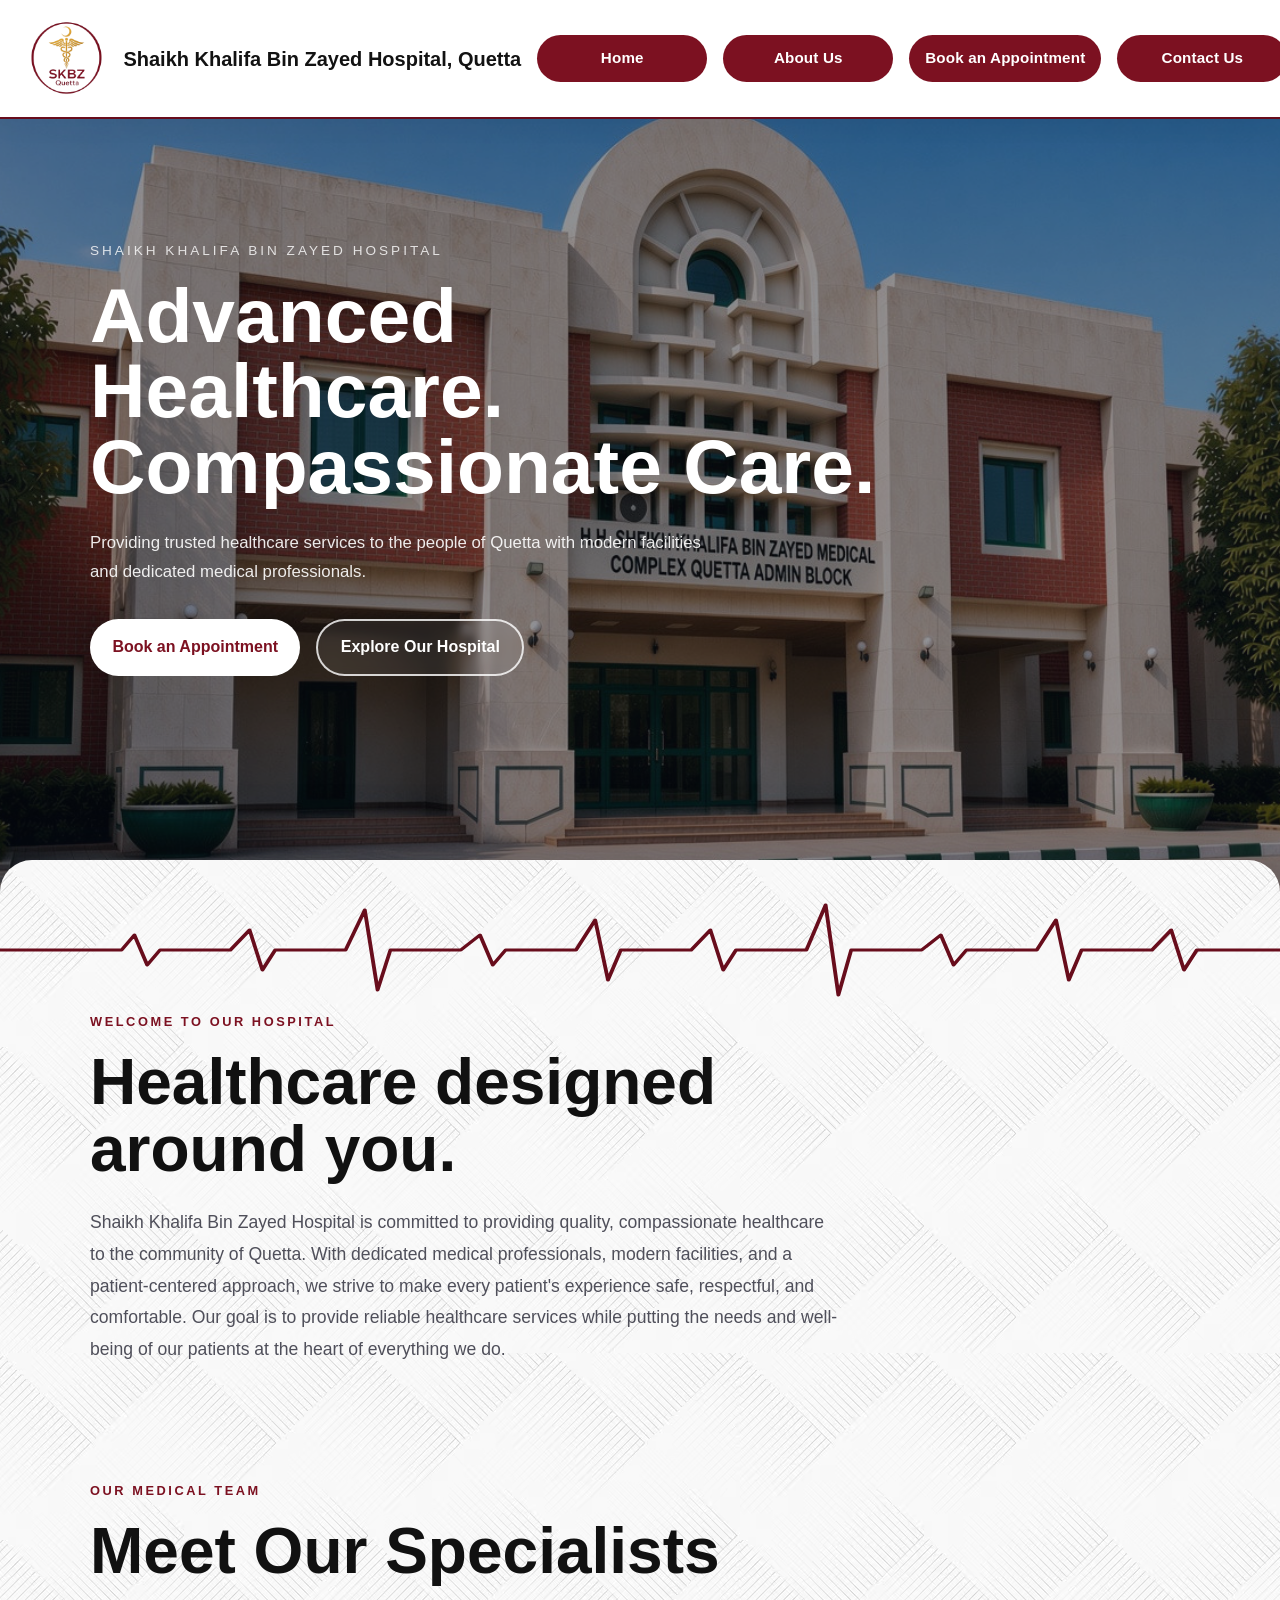
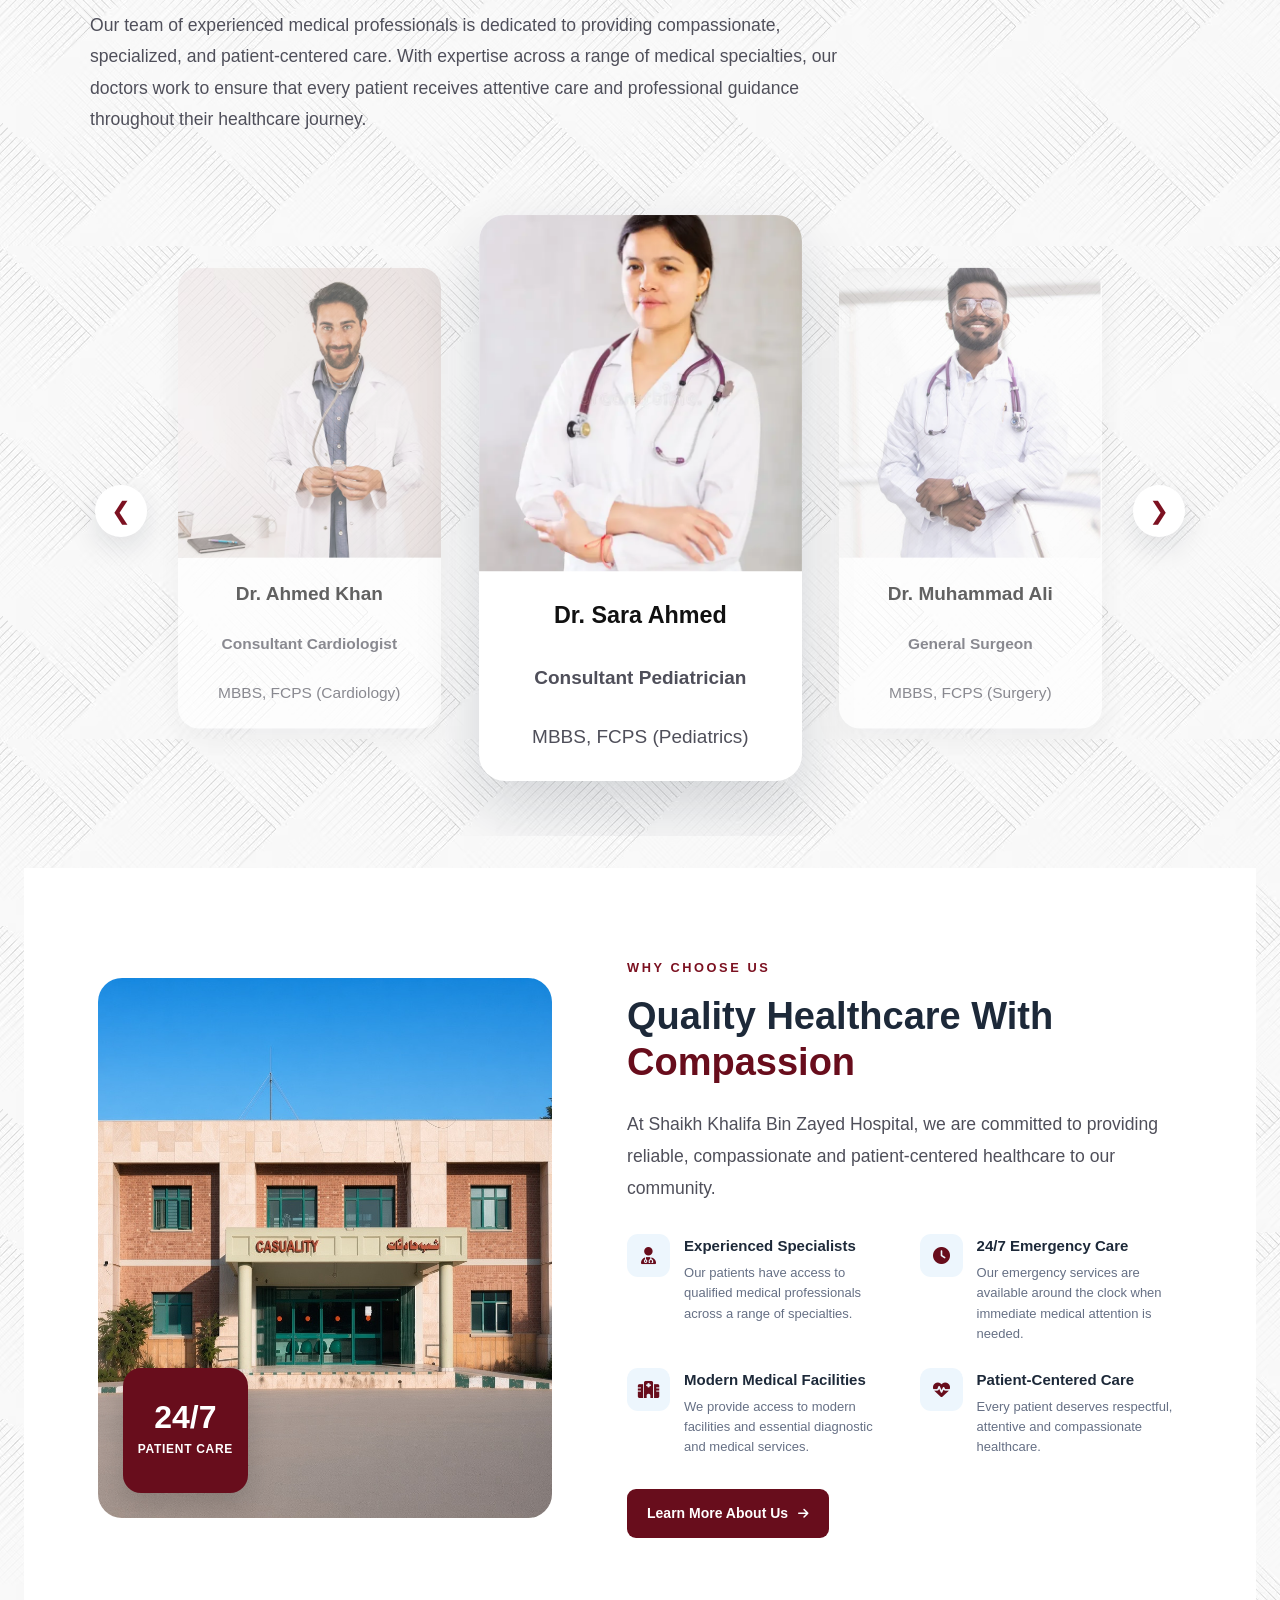
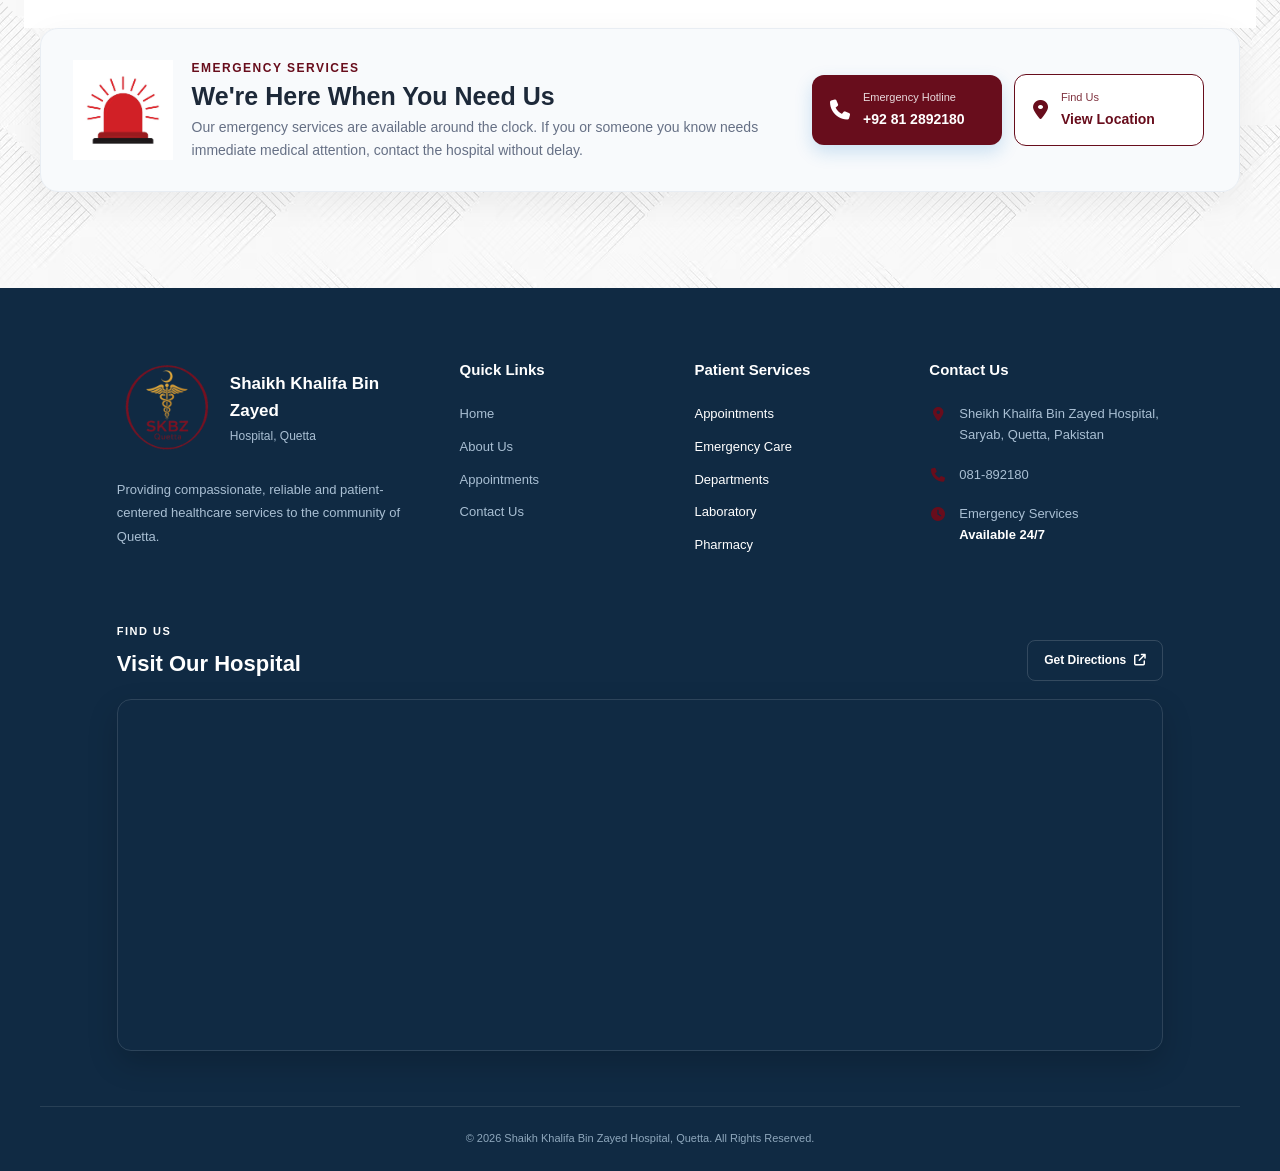
<file: index.html>
<!doctype html>
<html lang="en">
  <head>
    <meta charset="UTF-8" />
    <meta name="viewport" content="width=device-width, initial-scale=1.0" />
    <title>Home | Shaikh Khalifa Bin Zayed Hospital, Quetta</title>
    <link rel="stylesheet" href="Style.css" />
    <link
      rel="stylesheet"
      href="https://cdnjs.cloudflare.com/ajax/libs/font-awesome/6.5.2/css/all.min.css"
    />
    <link rel="icon" type="image/png" href="images/logo.png" />
  </head>

  <body>
    <nav class="site-navbar">
      <div class="navbar-inner">
        <a class="brand-link" href="index.html">
          <img src="images/logo.png" alt="Hospital logo" class="brand-logo" />
          <span class="brand-name">
            Shaikh Khalifa Bin Zayed Hospital, Quetta
          </span>
        </a>

        <div class="nav-links">
          <a class="nav-button" href="index.html">Home</a>
          <a class="nav-button" href="html/aboutus.html">About Us</a>
          <a class="nav-button" href="html/appointment.html"
            >Book an Appointment</a
          >
          <a class="nav-button active" href="html/contact.html">Contact Us</a>
            <a class="login-button" href="admin/login.php">Login</a>
        </div>
      </div>
    </nav>

    <section class="hero-section" id="home">
      <div class="hero-overlay"></div>

      <div class="hero-content">
        <p class="hero-small-text">SHAIKH KHALIFA BIN ZAYED HOSPITAL</p>

        <h1>
          Advanced Healthcare.<br />
          Compassionate Care.
        </h1>

        <p class="hero-description">
          Providing trusted healthcare services to the people of Quetta with
          modern facilities and dedicated medical professionals.
        </p>

        <div class="hero-buttons">
          <a href="html/appointment.html" class="hero-button primary">
            Book an Appointment
          </a>

          <a href="#about" class="hero-button secondary">
            Explore Our Hospital
          </a>
        </div>
      </div>
    </section>

    <section class="hero-next-section scroll-reveal" id="about">
      <div class="ecg">
        <svg viewBox="0 0 2000 120" preserveAspectRatio="none">
          <path
            class="ecg-line"
            d="M0,60
       L80,60
       L95,60
       L105,45
       L115,75
       L125,60
       L180,60
       L195,40
       L205,80
       L215,60
       L270,60
       L285,20
       L295,100
       L305,60
       L360,60
       L375,45
       L385,75
       L395,60
       L450,60
       L465,30
       L475,90
       L485,60
       L540,60
       L555,40
       L565,80
       L575,60
       L630,60
       L645,15
       L655,105
       L665,60
       L720,60
       L735,45
       L745,75
       L755,60
       L810,60
       L825,30
       L835,90
       L845,60
       L900,60
       L915,40
       L925,80
       L935,60
       L1000,60

       L1080,60
       L1095,60
       L1105,45
       L1115,75
       L1125,60
       L1180,60
       L1195,40
       L1205,80
       L1215,60
       L1270,60
       L1285,20
       L1295,100
       L1305,60
       L1360,60
       L1375,45
       L1385,75
       L1395,60
       L1450,60
       L1465,30
       L1475,90
       L1485,60
       L1540,60
       L1555,40
       L1565,80
       L1575,60
       L1630,60
       L1645,15
       L1655,105
       L1665,60
       L1720,60
       L1735,45
       L1745,75
       L1755,60
       L1810,60
       L1825,30
       L1835,90
       L1845,60
       L1900,60
       L1915,40
       L1925,80
       L1935,60
       L2000,60"
          />
        </svg>
      </div>

      <div class="content-container">
        <p class="section-label">WELCOME TO OUR HOSPITAL</p>

        <h2>
          Healthcare designed<br />
          around you.
        </h2>

        <p>
          Shaikh Khalifa Bin Zayed Hospital is committed to providing quality,
          compassionate healthcare to the community of Quetta. With dedicated
          medical professionals, modern facilities, and a patient-centered
          approach, we strive to make every patient's experience safe,
          respectful, and comfortable. Our goal is to provide reliable
          healthcare services while putting the needs and well-being of our
          patients at the heart of everything we do.
        </p>
        <div id="doctors"></div>
      </div>
      <section class="specialists-section scroll-reveal" id="specialists">
        <div class="content-container">
          <p class="section-label">OUR MEDICAL TEAM</p>

          <h2>Meet Our Specialists</h2>

          <p>
            Our team of experienced medical professionals is dedicated to
            providing compassionate, specialized, and patient-centered care.
            With expertise across a range of medical specialties, our doctors
            work to ensure that every patient receives attentive care and
            professional guidance throughout their healthcare journey.
          </p>

          <div class="doctor-slider">
            <!-- Previous Doctor -->
            <button
              class="doctor-arrow doctor-arrow-left"
              aria-label="Previous doctor"
            >
              &#10094;
            </button>

            <!-- Doctor Cards -->
            <div class="doctor-slider-window">
              <div class="doctor-slider-track">
                <!-- Doctor 1 -->
                <article class="doctor-card">
                  <div class="doctor-image">
                    <img src="images/male1.avif" alt="Dr. Ahmed Khan" />
                  </div>

                  <div class="doctor-info">
                    <h3>Dr. Ahmed Khan</h3>

                    <p class="doctor-speciality">Consultant Cardiologist</p>

                    <p class="doctor-qualification">MBBS, FCPS (Cardiology)</p>
                  </div>
                </article>

                <!-- Doctor 2 -->
                <article class="doctor-card">
                  <div class="doctor-image">
                    <img src="images/fmale1.webp" alt="Dr. Sara Ahmed" />
                  </div>

                  <div class="doctor-info">
                    <h3>Dr. Sara Ahmed</h3>

                    <p class="doctor-speciality">Consultant Pediatrician</p>

                    <p class="doctor-qualification">MBBS, FCPS (Pediatrics)</p>
                  </div>
                </article>

                <!-- Doctor 3 -->
                <article class="doctor-card">
                  <div class="doctor-image">
                    <img src="images/male2.jpg" alt="Dr. Muhammad Ali" />
                  </div>

                  <div class="doctor-info">
                    <h3>Dr. Muhammad Ali</h3>

                    <p class="doctor-speciality">General Surgeon</p>

                    <p class="doctor-qualification">MBBS, FCPS (Surgery)</p>
                  </div>
                </article>

                <!-- Doctor 4 -->
                <article class="doctor-card">
                  <div class="doctor-image">
                    <img src="images/fmale2.webp" alt="Dr. Fatima Hassan" />
                  </div>

                  <div class="doctor-info">
                    <h3>Dr. Fatima Hassan</h3>

                    <p class="doctor-speciality">Consultant Gynecologist</p>

                    <p class="doctor-qualification">MBBS, FCPS (Gynecology)</p>
                  </div>
                </article>

                <!-- Doctor 5 -->
                <article class="doctor-card">
                  <div class="doctor-image">
                    <img src="images/male3.webp" alt="Dr. Usman Tariq" />
                  </div>

                  <div class="doctor-info">
                    <h3>Dr. Usman Tariq</h3>

                    <p class="doctor-speciality">Consultant Neurologist</p>

                    <p class="doctor-qualification">MBBS, FCPS (Neurology)</p>
                  </div>
                </article>
              </div>
            </div>

            <!-- Next Doctor -->
            <button
              class="doctor-arrow doctor-arrow-right"
              aria-label="Next doctor"
            >
              &#10095;
            </button>
          </div>
          <div id="contact"></div>
        </div>

        <!-- =========================
     WHY CHOOSE US
========================= -->

        <section class="why-choose-section scroll-reveal">
          <div class="why-choose-container">
            <!-- LEFT SIDE -->
            <div class="why-choose-image">
              <img
                src="images/hospitalimage2.jpg"
                alt="Shaikh Khalifa Bin Zayed Hospital"
              />

              <div class="why-choose-experience">
                <strong>24/7</strong>
                <span>Patient Care</span>
              </div>
            </div>

            <!-- RIGHT SIDE -->
            <div class="why-choose-content">
              <span class="section-label">WHY CHOOSE US</span>

              <h2>
                Quality Healthcare With
                <span>Compassion</span>
              </h2>

              <p class="why-choose-intro">
                At Shaikh Khalifa Bin Zayed Hospital, we are committed to
                providing reliable, compassionate and patient-centered
                healthcare to our community.
              </p>

              <!-- FEATURES -->

              <div class="why-choose-features">
                <div class="why-feature">
                  <div class="why-feature-icon">
                    <i class="fa-solid fa-user-doctor"></i>
                  </div>

                  <div>
                    <h3>Experienced Specialists</h3>

                    <p>
                      Our patients have access to qualified medical
                      professionals across a range of specialties.
                    </p>
                  </div>
                </div>

                <div class="why-feature">
                  <div class="why-feature-icon">
                    <i class="fa-solid fa-clock"></i>
                  </div>

                  <div>
                    <h3>24/7 Emergency Care</h3>

                    <p>
                      Our emergency services are available around the clock when
                      immediate medical attention is needed.
                    </p>
                  </div>
                </div>

                <div class="why-feature">
                  <div class="why-feature-icon">
                    <i class="fa-solid fa-hospital"></i>
                  </div>

                  <div>
                    <h3>Modern Medical Facilities</h3>

                    <p>
                      We provide access to modern facilities and essential
                      diagnostic and medical services.
                    </p>
                  </div>
                </div>

                <div class="why-feature">
                  <div class="why-feature-icon">
                    <i class="fa-solid fa-heart-pulse"></i>
                  </div>

                  <div>
                    <h3>Patient-Centered Care</h3>

                    <p>
                      Every patient deserves respectful, attentive and
                      compassionate healthcare.
                    </p>
                  </div>
                </div>
              </div>

              <a href="html/aboutus.html" class="why-choose-button">
                Learn More About Us
                <i class="fa-solid fa-arrow-right"></i>
              </a>
            </div>
          </div>
        </section>

        <!-- =========================
     EMERGENCY / QUICK CONTACT
========================= -->

        <div class="emergency-container scroll-reveal">
          <!-- Emergency Information -->
          <div class="emergency-content">
            <div class="emergency-icon">
              <img class="emergency-img" src="images/emegencyicon.jpg" alt="" />
            </div>

            <div class="emergency-text">
              <span class="emergency-label">EMERGENCY SERVICES</span>

              <h2>We're Here When You Need Us</h2>

              <p>
                Our emergency services are available around the clock. If you or
                someone you know needs immediate medical attention, contact the
                hospital without delay.
              </p>
            </div>
          </div>

          <!-- Quick Actions -->
          <div class="emergency-actions">
            <a href="tel:+92812892180" class="emergency-call">
              <i class="fa-solid fa-phone"></i>

              <div>
                <span>Emergency Hotline</span>
                <strong>+92 81 2892180</strong>
              </div>
            </a>

            <a
              href="https://maps.app.goo.gl/9d6B1HvK3f5hJFEQ7"
              class="emergency-location"
              target="_blank"
            >
              <i class="fa-solid fa-location-dot"></i>

              <div>
                <span>Find Us</span>
                <strong>View Location</strong>
              </div>
            </a>
          </div>
        </div>
      </section>
      <!-- =========================
     FOOTER
========================= -->

      <footer class="site-footer">
        <div class="footer-container">
          <!-- =========================
             HOSPITAL INFORMATION
        ========================= -->

          <div class="footer-about">
            <div class="footer-logo">
              <img class="emergency-img" src="images/logo.png" alt="" />
              <div>
                <h3>Shaikh Khalifa Bin Zayed</h3>
                <span>Hospital, Quetta</span>
              </div>
            </div>

            <p>
              Providing compassionate, reliable and patient-centered healthcare
              services to the community of Quetta.
            </p>
          </div>

          <!-- =========================
             QUICK LINKS
        ========================= -->

          <div class="footer-column">
            <h4>Quick Links</h4>

            <ul>
              <li><a href="#home">Home</a></li>
              <li><a href="html/aboutus.html">About Us</a></li>
              <li><a href="html/appointment.html">Appointments</a></li>
              <li><a href="html/contact.html">Contact Us</a></li>
            </ul>
          </div>

          <!-- =========================
             PATIENT SERVICES
        ========================= -->

          <div class="footer-column">
            <h4>Patient Services</h4>

            <ul>
              <li>Appointments</li>
              <li>Emergency Care</li>
              <li>Departments</li>
              <li>Laboratory</li>
              <li>Pharmacy</li>
            </ul>
          </div>

          <!-- =========================
             CONTACT
        ========================= -->

          <div class="footer-column footer-contact">
            <h4>Contact Us</h4>

            <div class="footer-contact-item">
              <i class="fa-solid fa-location-dot"></i>

              <span>
                Sheikh Khalifa Bin Zayed Hospital, Saryab, Quetta, Pakistan
              </span>
            </div>

            <div class="footer-contact-item">
              <i class="fa-solid fa-phone"></i>

              <a href="tel:+9281892180"> 081-892180 </a>
            </div>

            <div class="footer-contact-item">
              <i class="fa-solid fa-clock"></i>

              <span>
                Emergency Services<br />
                <strong>Available 24/7</strong>
              </span>
            </div>
          </div>
        </div>

        <!-- =========================
         MAP
    ========================= -->

        <div class="footer-map-container">
          <div class="footer-map-header">
            <div>
              <span>FIND US</span>
              <h3>Visit Our Hospital</h3>
            </div>

            <a
              href="https://maps.app.goo.gl/va2XBjZuzNXR67nL8"
              target="_blank"
              rel="noopener noreferrer"
            >
              Get Directions
              <i class="fa-solid fa-arrow-up-right-from-square"></i>
            </a>
          </div>

          <div class="footer-map">
            <iframe
              src="https://www.google.com/maps?q=3XM6%2B5H%20Quetta%2C%20Pakistan&output=embed"
              width="100%"
              height="350"
              style="border: 0"
              allowfullscreen=""
              loading="lazy"
              referrerpolicy="no-referrer-when-downgrade"
            >
            </iframe>
          </div>
        </div>

        <div class="footer-bottom">
          <p>
            © 2026 Shaikh Khalifa Bin Zayed Hospital, Quetta. All Rights
            Reserved.
          </p>
        </div>
      </footer>
    </section>

    <script src="Functioning.js"></script>
  </body>
</html>
</file>
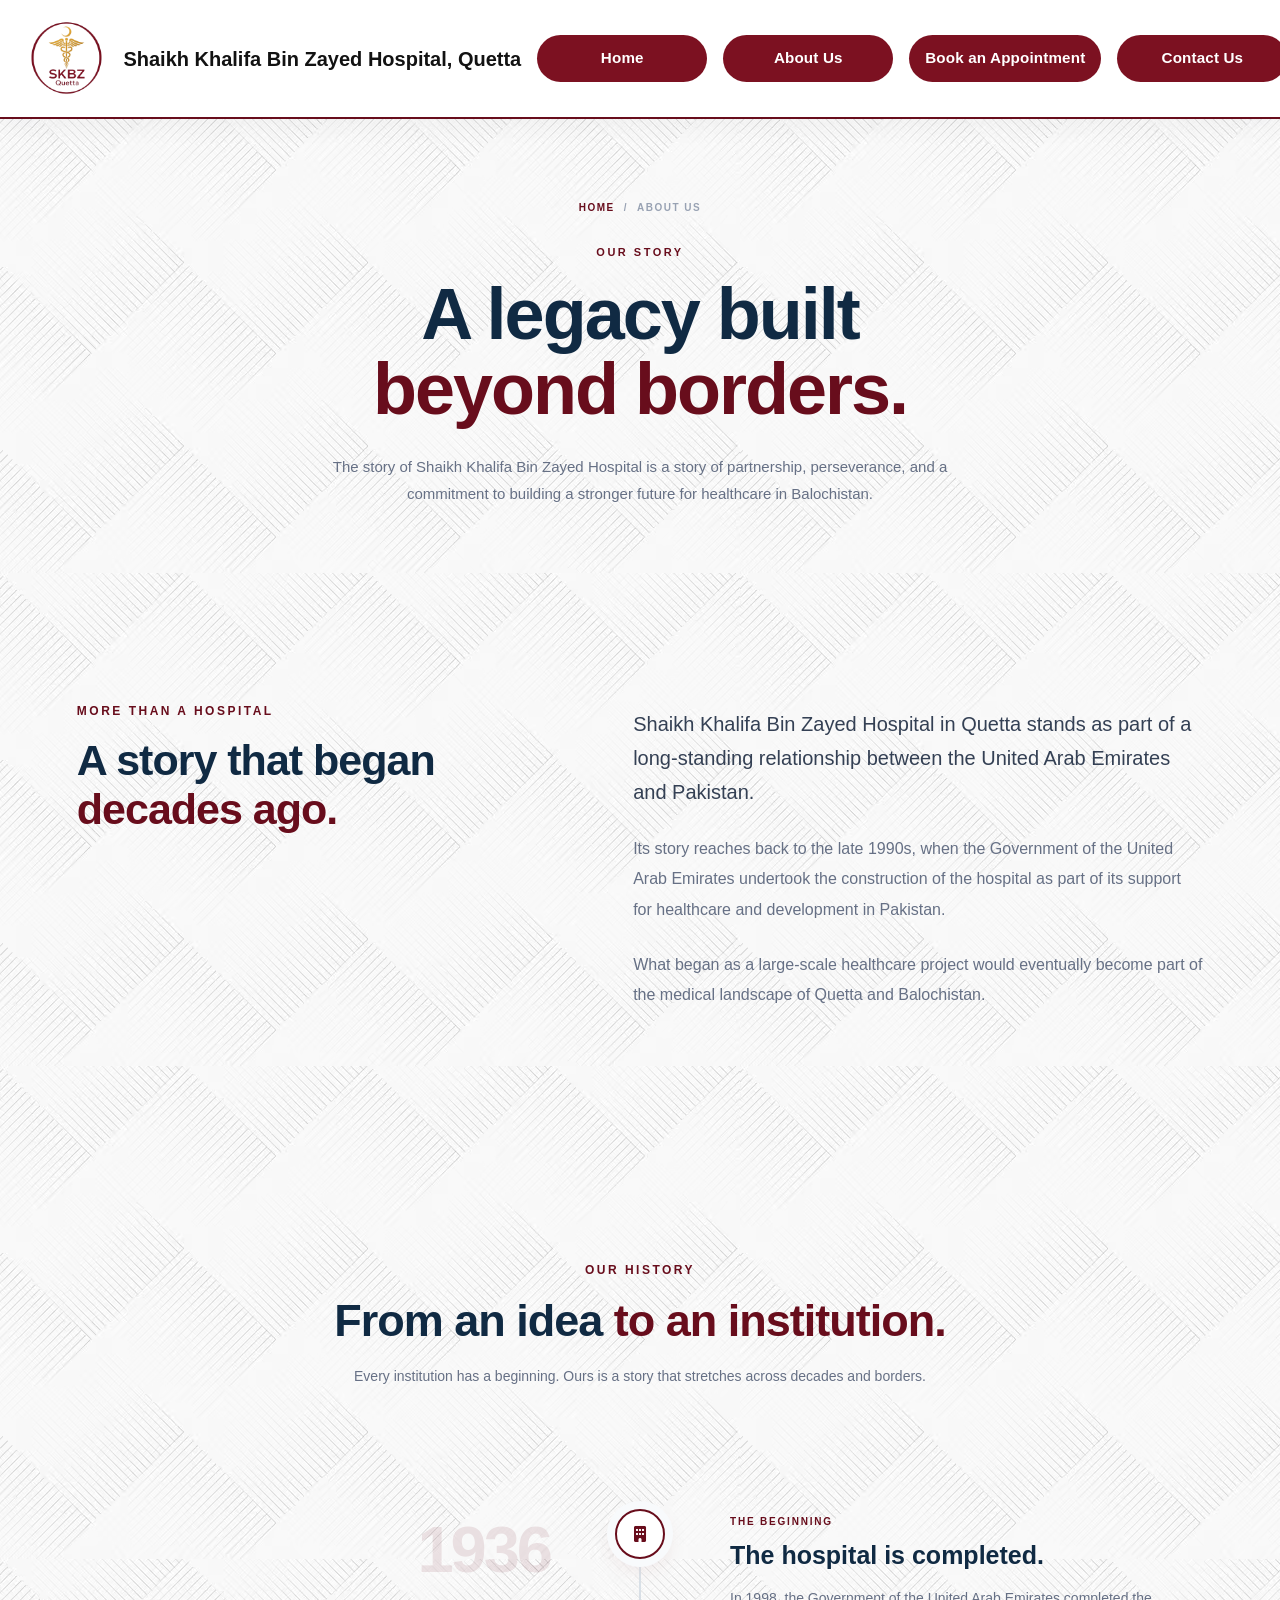
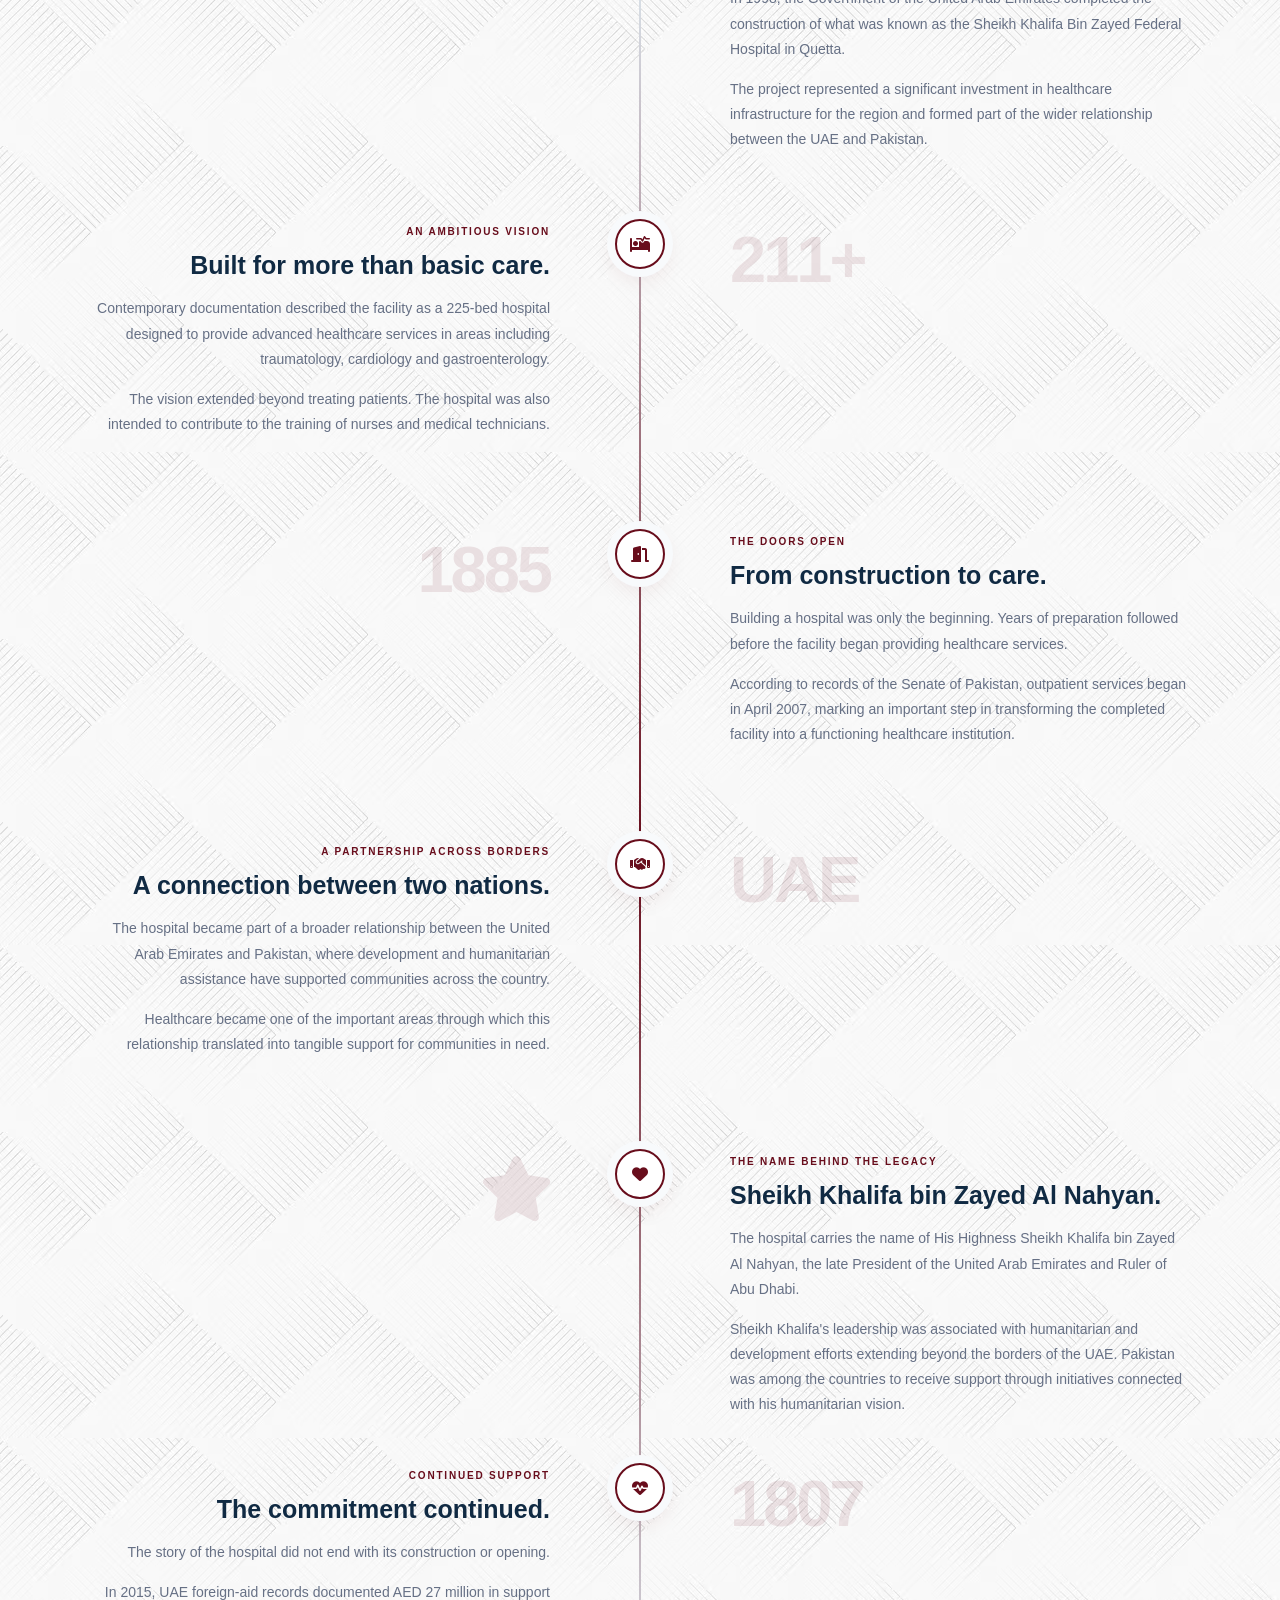
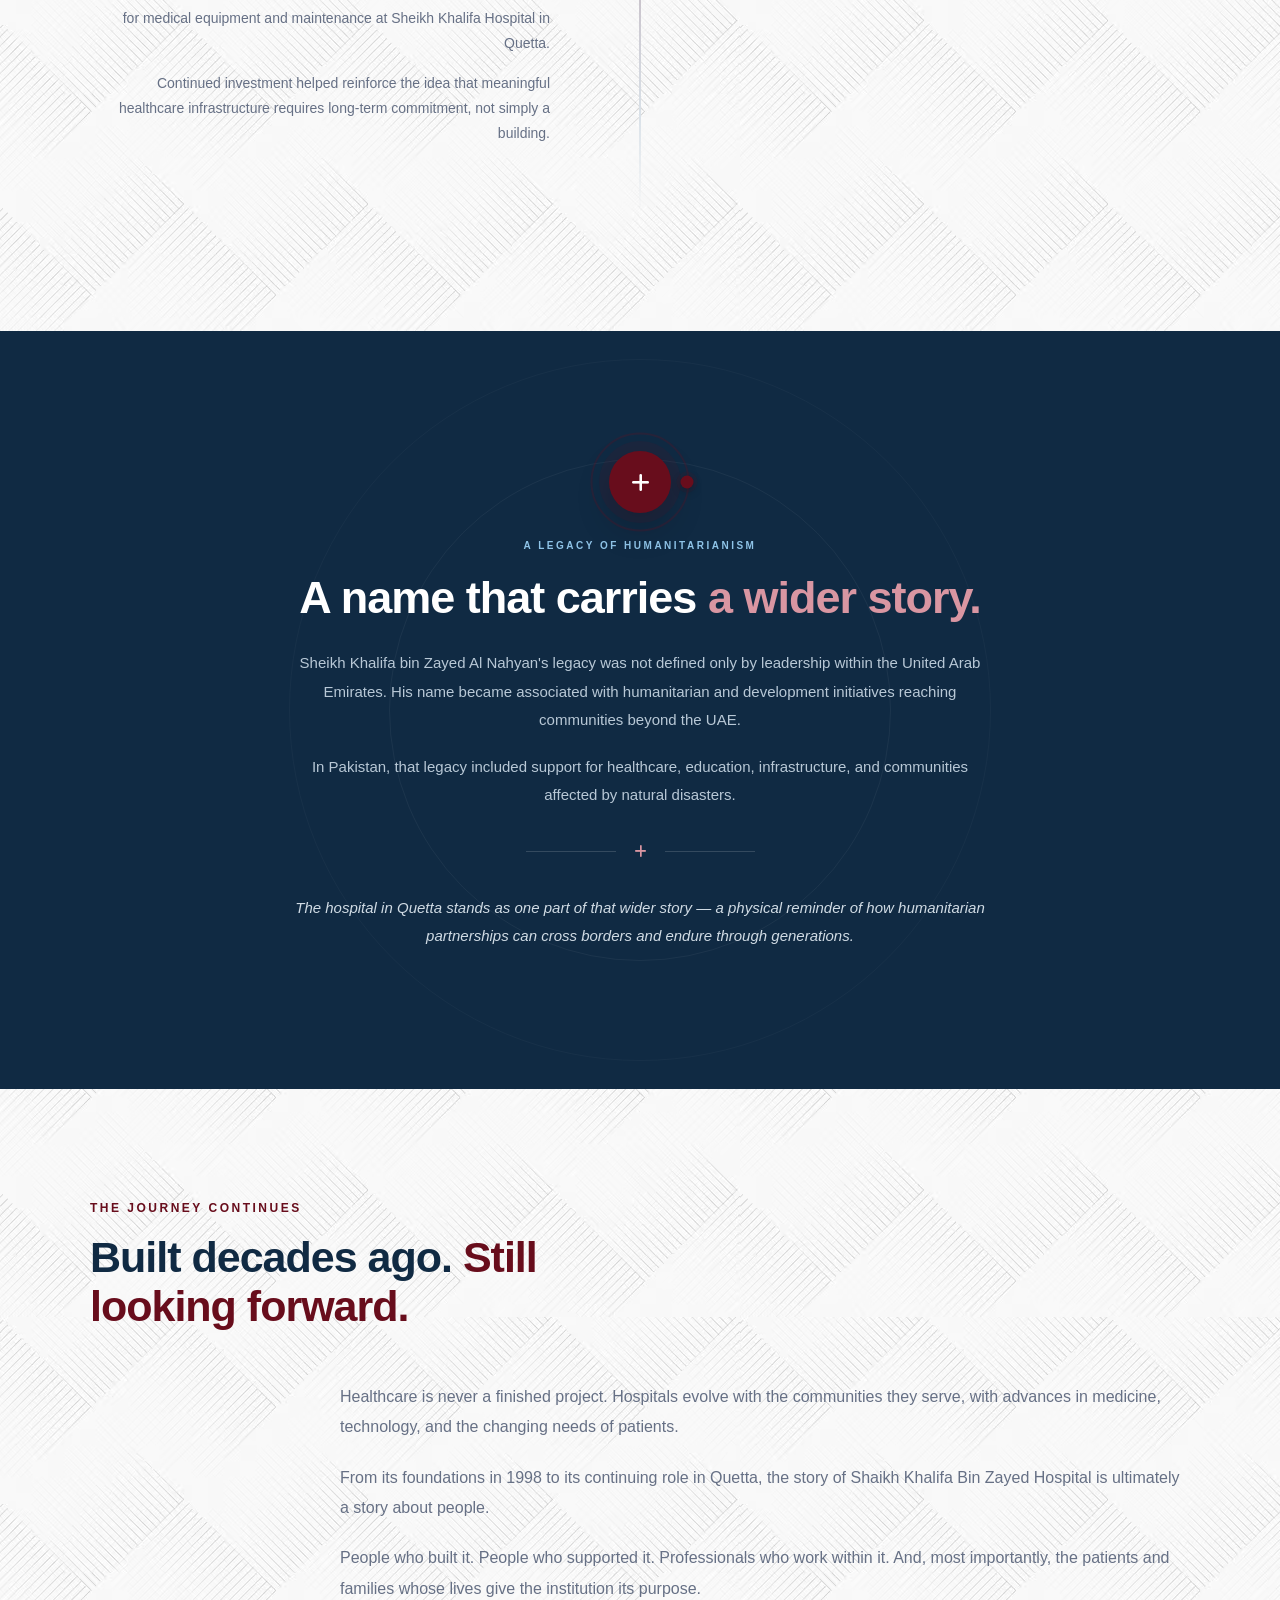
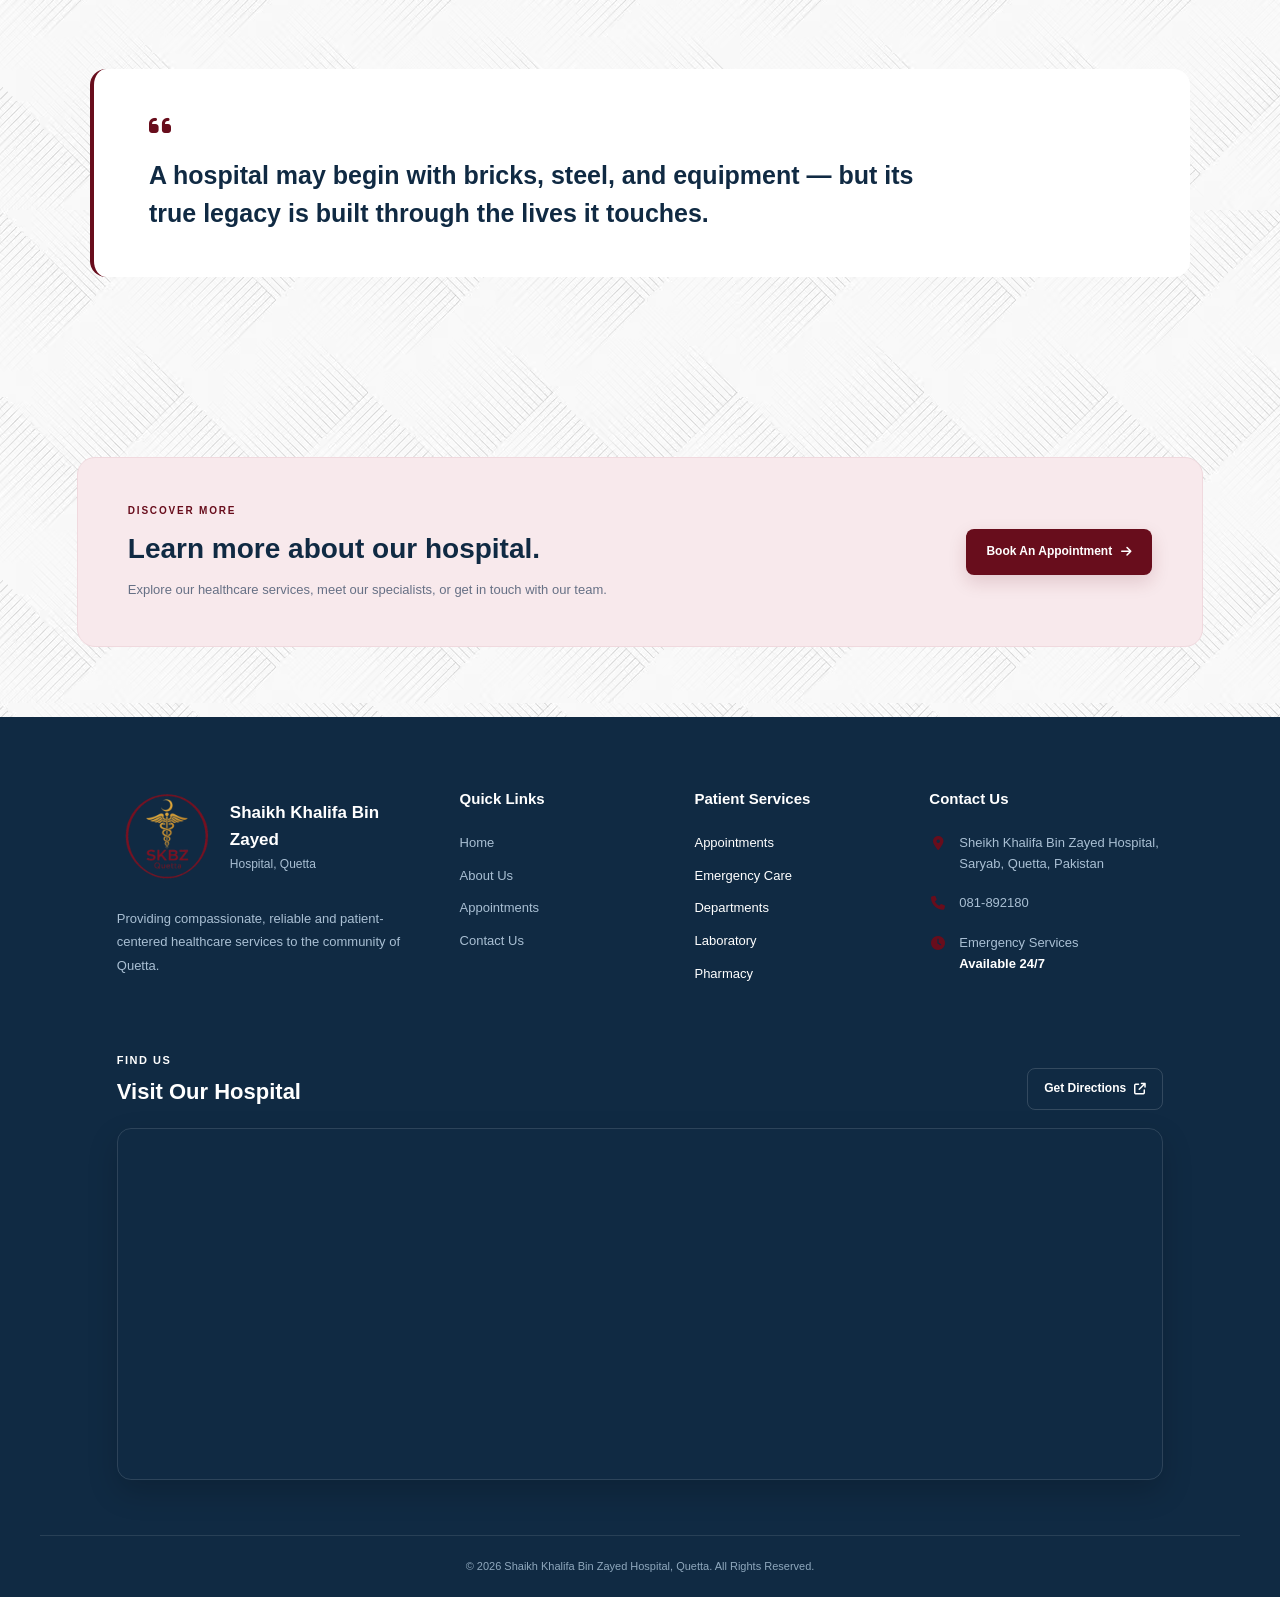
<file: html/aboutus.html>
<!doctype html>
<html lang="en">
  <head>
    <meta charset="UTF-8" />
    <meta name="viewport" content="width=device-width, initial-scale=1.0" />
    <title>About Us | Shaikh Khalifa Bin Zayed Hospital, Quetta</title>
    <link rel="stylesheet" href="../Style.css" />
    <link
      rel="stylesheet"
      href="https://cdnjs.cloudflare.com/ajax/libs/font-awesome/6.5.2/css/all.min.css"
    />
    <link rel="icon" type="image/png" href="../images/logo.png" />
  </head>

  <body>
    <nav class="site-navbar">
      <div class="navbar-inner">
        <a class="brand-link" href="../index.html">
          <img
            src="../images/logo.png"
            alt="Hospital logo"
            class="brand-logo"
          />
          <span class="brand-name">
            Shaikh Khalifa Bin Zayed Hospital, Quetta
          </span>
        </a>

        <div class="nav-links">
          <a class="nav-button" href="../index.html">Home</a>
          <a class="nav-button" href="./aboutus.html">About Us</a>
          <a class="nav-button" href="./appointment.html"
            >Book an Appointment</a
          >
          <a class="nav-button active" href="./contact.html">Contact Us</a>
		<a class="login-button" href="../admin/login.php">Login</a>

        </div>
      </div>
    </nav>

    <!-- =====================================================
     ABOUT PAGE
===================================================== -->

    <main class="about-page">
      <!-- =========================
         PAGE INTRO
    ========================= -->

      <section class="about-intro">
        <div class="about-breadcrumb">
          <a href="../index.html">HOME</a>
          <span>/</span>
          <span>ABOUT US</span>
        </div>

        <span class="about-label"> OUR STORY </span>

        <h1>
          A legacy built
          <span>beyond borders.</span>
        </h1>

        <p>
          The story of Shaikh Khalifa Bin Zayed Hospital is a story of
          partnership, perseverance, and a commitment to building a stronger
          future for healthcare in Balochistan.
        </p>

        <!-- Decorative Medical Cross -->
      </section>

      <!-- =========================
         INTRODUCTION
    ========================= -->

      <section class="about-introduction">
        <div class="about-introduction-container">
          <div class="about-introduction-heading">
            <span class="section-label"> MORE THAN A HOSPITAL </span>

            <h2>
              A story that began
              <span>decades ago.</span>
            </h2>
          </div>

          <div class="about-introduction-text">
            <p>
              Shaikh Khalifa Bin Zayed Hospital in Quetta stands as part of a
              long-standing relationship between the United Arab Emirates and
              Pakistan.
            </p>

            <p>
              Its story reaches back to the late 1990s, when the Government of
              the United Arab Emirates undertook the construction of the
              hospital as part of its support for healthcare and development in
              Pakistan.
            </p>

            <p>
              What began as a large-scale healthcare project would eventually
              become part of the medical landscape of Quetta and Balochistan.
            </p>
          </div>
        </div>
      </section>

      <!-- =========================
         HISTORY TIMELINE
    ========================= -->

      <section class="history-section">
        <div class="history-container">
          <!-- SECTION HEADING -->

          <div class="history-heading">
            <span class="section-label"> OUR HISTORY </span>

            <h2>
              From an idea
              <span>to an institution.</span>
            </h2>

            <p>
              Every institution has a beginning. Ours is a story that stretches
              across decades and borders.
            </p>
          </div>

          <!-- TIMELINE -->

          <div class="history-timeline">
            <!-- =====================
                     1998
                ====================== -->

            <div class="history-item">
              <div class="history-year">
                <span class="counter" data-target="1998">0</span>
              </div>

              <div class="history-line">
                <div class="history-dot">
                  <i class="fa-solid fa-building"></i>
                </div>
              </div>

              <div class="history-content">
                <span class="history-small-label"> THE BEGINNING </span>

                <h3>The hospital is completed.</h3>

                <p>
                  In 1998, the Government of the United Arab Emirates completed
                  the construction of what was known as the Sheikh Khalifa Bin
                  Zayed Federal Hospital in Quetta.
                </p>

                <p>
                  The project represented a significant investment in healthcare
                  infrastructure for the region and formed part of the wider
                  relationship between the UAE and Pakistan.
                </p>
              </div>
            </div>

            <!-- =====================
                     VISION
                ====================== -->

            <div class="history-item history-item-reverse">
              <div class="history-year">
                <span class="counter" data-target="225" data-suffix="+">0</span>
              </div>

              <div class="history-line">
                <div class="history-dot">
                  <i class="fa-solid fa-bed-pulse"></i>
                </div>
              </div>

              <div class="history-content">
                <span class="history-small-label"> AN AMBITIOUS VISION </span>

                <h3>Built for more than basic care.</h3>

                <p>
                  Contemporary documentation described the facility as a 225-bed
                  hospital designed to provide advanced healthcare services in
                  areas including traumatology, cardiology and gastroenterology.
                </p>

                <p>
                  The vision extended beyond treating patients. The hospital was
                  also intended to contribute to the training of nurses and
                  medical technicians.
                </p>
              </div>
            </div>

            <!-- =====================
                     2007
                ====================== -->

            <div class="history-item">
              <div class="history-year">
                <span class="counter" data-target="2007">0</span>
              </div>

              <div class="history-line">
                <div class="history-dot">
                  <i class="fa-solid fa-door-open"></i>
                </div>
              </div>

              <div class="history-content">
                <span class="history-small-label"> THE DOORS OPEN </span>

                <h3>From construction to care.</h3>

                <p>
                  Building a hospital was only the beginning. Years of
                  preparation followed before the facility began providing
                  healthcare services.
                </p>

                <p>
                  According to records of the Senate of Pakistan, outpatient
                  services began in April 2007, marking an important step in
                  transforming the completed facility into a functioning
                  healthcare institution.
                </p>
              </div>
            </div>

            <!-- =====================
                     UAE PAKISTAN
                ====================== -->

            <div class="history-item history-item-reverse">
              <div class="history-year">
                <span class="letter-counter" data-text="UAE">---</span>
              </div>

              <div class="history-line">
                <div class="history-dot">
                  <i class="fa-solid fa-handshake"></i>
                </div>
              </div>

              <div class="history-content">
                <span class="history-small-label">
                  A PARTNERSHIP ACROSS BORDERS
                </span>

                <h3>A connection between two nations.</h3>

                <p>
                  The hospital became part of a broader relationship between the
                  United Arab Emirates and Pakistan, where development and
                  humanitarian assistance have supported communities across the
                  country.
                </p>

                <p>
                  Healthcare became one of the important areas through which
                  this relationship translated into tangible support for
                  communities in need.
                </p>
              </div>
            </div>

            <!-- =====================
                     SHEIKH KHALIFA
                ====================== -->

            <div class="history-item">
              <div class="history-year">
                <i class="fa-solid fa-star"></i>
              </div>

              <div class="history-line">
                <div class="history-dot">
                  <i class="fa-solid fa-heart"></i>
                </div>
              </div>

              <div class="history-content">
                <span class="history-small-label">
                  THE NAME BEHIND THE LEGACY
                </span>

                <h3>Sheikh Khalifa bin Zayed Al Nahyan.</h3>

                <p>
                  The hospital carries the name of His Highness Sheikh Khalifa
                  bin Zayed Al Nahyan, the late President of the United Arab
                  Emirates and Ruler of Abu Dhabi.
                </p>

                <p>
                  Sheikh Khalifa's leadership was associated with humanitarian
                  and development efforts extending beyond the borders of the
                  UAE. Pakistan was among the countries to receive support
                  through initiatives connected with his humanitarian vision.
                </p>
              </div>
            </div>

            <!-- =====================
                     CONTINUED SUPPORT
                ====================== -->

            <div class="history-item history-item-reverse">
              <div class="history-year">
                <span class="counter" data-target="2015">0</span>
              </div>

              <div class="history-line">
                <div class="history-dot">
                  <i class="fa-solid fa-heart-pulse"></i>
                </div>
              </div>

              <div class="history-content">
                <span class="history-small-label"> CONTINUED SUPPORT </span>

                <h3>The commitment continued.</h3>

                <p>
                  The story of the hospital did not end with its construction or
                  opening.
                </p>

                <p>
                  In 2015, UAE foreign-aid records documented AED 27 million in
                  support for medical equipment and maintenance at Sheikh
                  Khalifa Hospital in Quetta.
                </p>

                <p>
                  Continued investment helped reinforce the idea that meaningful
                  healthcare infrastructure requires long-term commitment, not
                  simply a building.
                </p>
              </div>
            </div>
          </div>
        </div>
      </section>

      <!-- =========================
         SHEIKH KHALIFA FEATURE
    ========================= -->

      <section class="khalifa-section">
        <div class="khalifa-container">
          <div class="khalifa-symbol">
            <i class="fa-solid fa-plus"></i>
          </div>

          <span class="khalifa-label"> A LEGACY OF HUMANITARIANISM </span>

          <h2>
            A name that carries
            <span>a wider story.</span>
          </h2>

          <p>
            Sheikh Khalifa bin Zayed Al Nahyan's legacy was not defined only by
            leadership within the United Arab Emirates. His name became
            associated with humanitarian and development initiatives reaching
            communities beyond the UAE.
          </p>

          <p>
            In Pakistan, that legacy included support for healthcare, education,
            infrastructure, and communities affected by natural disasters.
          </p>

          <div class="khalifa-divider">
            <span></span>
            <i class="fa-solid fa-plus"></i>
            <span></span>
          </div>

          <p class="khalifa-final">
            The hospital in Quetta stands as one part of that wider story — a
            physical reminder of how humanitarian partnerships can cross borders
            and endure through generations.
          </p>
        </div>
      </section>

      <!-- =========================
         THE JOURNEY CONTINUES
    ========================= -->

      <section class="legacy-section">
        <div class="legacy-container">
          <div class="legacy-heading">
            <span class="section-label"> THE JOURNEY CONTINUES </span>

            <h2>
              Built decades ago.
              <span>Still looking forward.</span>
            </h2>
          </div>

          <div class="legacy-content">
            <p>
              Healthcare is never a finished project. Hospitals evolve with the
              communities they serve, with advances in medicine, technology, and
              the changing needs of patients.
            </p>

            <p>
              From its foundations in 1998 to its continuing role in Quetta, the
              story of Shaikh Khalifa Bin Zayed Hospital is ultimately a story
              about people.
            </p>

            <p>
              People who built it. People who supported it. Professionals who
              work within it. And, most importantly, the patients and families
              whose lives give the institution its purpose.
            </p>
          </div>

          <!-- LEGACY STATEMENT -->

          <div class="legacy-quote">
            <i class="fa-solid fa-quote-left"></i>

            <blockquote>
              A hospital may begin with bricks, steel, and equipment — but its
              true legacy is built through the lives it touches.
            </blockquote>
          </div>
        </div>
      </section>

      <!-- =========================
         ABOUT CTA
    ========================= -->

      <section class="about-cta">
        <div class="about-cta-container">
          <div class="about-cta-text">
            <span> DISCOVER MORE </span>

            <h2>Learn more about our hospital.</h2>

            <p>
              Explore our healthcare services, meet our specialists, or get in
              touch with our team.
            </p>
          </div>

          <div class="about-cta-buttons">
            <a href="./appointment.html" class="cta-primary">
              Book An Appointment

              <i class="fa-solid fa-arrow-right"></i>
            </a>
          </div>
        </div>
      </section>
    </main>

    <footer class="site-footer">
      <div class="footer-container">
        <!-- =========================
             HOSPITAL INFORMATION
        ========================= -->

        <div class="footer-about">
          <div class="footer-logo">
            <img class="emergency-img" src="../images/logo.png" alt="" />

            <div>
              <h3>Shaikh Khalifa Bin Zayed</h3>
              <span>Hospital, Quetta</span>
            </div>
          </div>

          <p>
            Providing compassionate, reliable and patient-centered healthcare
            services to the community of Quetta.
          </p>
        </div>

        <!-- =========================
             QUICK LINKS
        ========================= -->

        <div class="footer-column">
          <h4>Quick Links</h4>

          <ul>
            <li><a href="../index.html">Home</a></li>
            <li><a href="./aboutus.html">About Us</a></li>
            <li><a href="appointment.html">Appointments</a></li>
            <li><a href="contact.html">Contact Us</a></li>
          </ul>
        </div>

        <!-- =========================
             PATIENT SERVICES
        ========================= -->

        <div class="footer-column">
          <h4>Patient Services</h4>

          <ul>
            <li>Appointments</li>
            <li>Emergency Care</li>
            <li>Departments</li>
            <li>Laboratory</li>
            <li>Pharmacy</li>
          </ul>
        </div>

        <!-- =========================
             CONTACT
        ========================= -->

        <div class="footer-column footer-contact">
          <h4>Contact Us</h4>

          <div class="footer-contact-item">
            <i class="fa-solid fa-location-dot"></i>

            <span>
              Sheikh Khalifa Bin Zayed Hospital, Saryab, Quetta, Pakistan
            </span>
          </div>

          <div class="footer-contact-item">
            <i class="fa-solid fa-phone"></i>

            <a href="tel:+9281892180"> 081-892180 </a>
          </div>

          <div class="footer-contact-item">
            <i class="fa-solid fa-clock"></i>

            <span>
              Emergency Services<br />
              <strong>Available 24/7</strong>
            </span>
          </div>
        </div>
      </div>

      <!-- =========================
         MAP
    ========================= -->

      <div class="footer-map-container">
        <div class="footer-map-header">
          <div>
            <span>FIND US</span>
            <h3>Visit Our Hospital</h3>
          </div>

          <a
            href="https://maps.app.goo.gl/va2XBjZuzNXR67nL8"
            target="_blank"
            rel="noopener noreferrer"
          >
            Get Directions
            <i class="fa-solid fa-arrow-up-right-from-square"></i>
          </a>
        </div>

        <div class="footer-map">
          <iframe
            src="https://www.google.com/maps?q=3XM6%2B5H%20Quetta%2C%20Pakistan&output=embed"
            width="100%"
            height="350"
            style="border: 0"
            allowfullscreen=""
            loading="lazy"
            referrerpolicy="no-referrer-when-downgrade"
          >
          </iframe>
        </div>
      </div>

      <!-- =========================
         BOTTOM FOOTER
    ========================= -->

      <div class="footer-bottom">
        <p>
          © 2026 Shaikh Khalifa Bin Zayed Hospital, Quetta. All Rights Reserved.
        </p>
      </div>
    </footer>

    <script src="../Functioning.js"></script>
  </body>
</html>
</file>
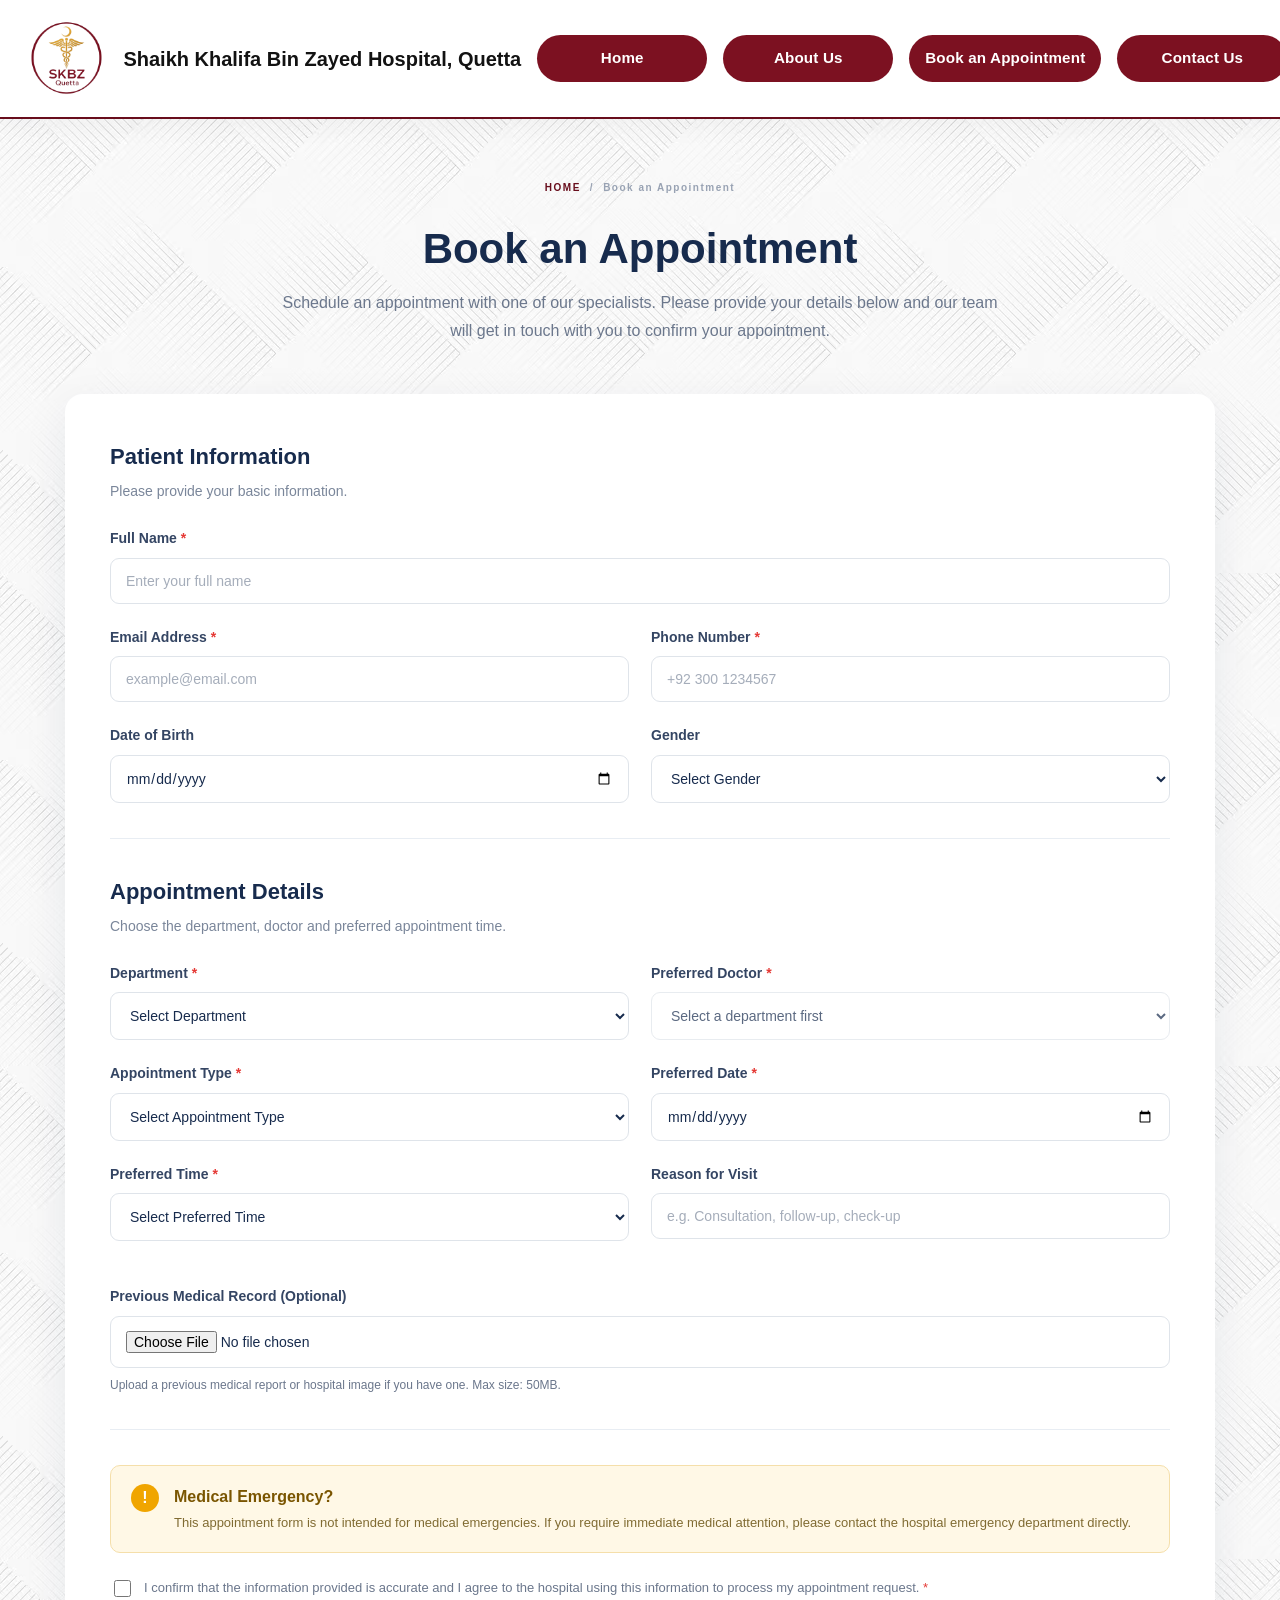
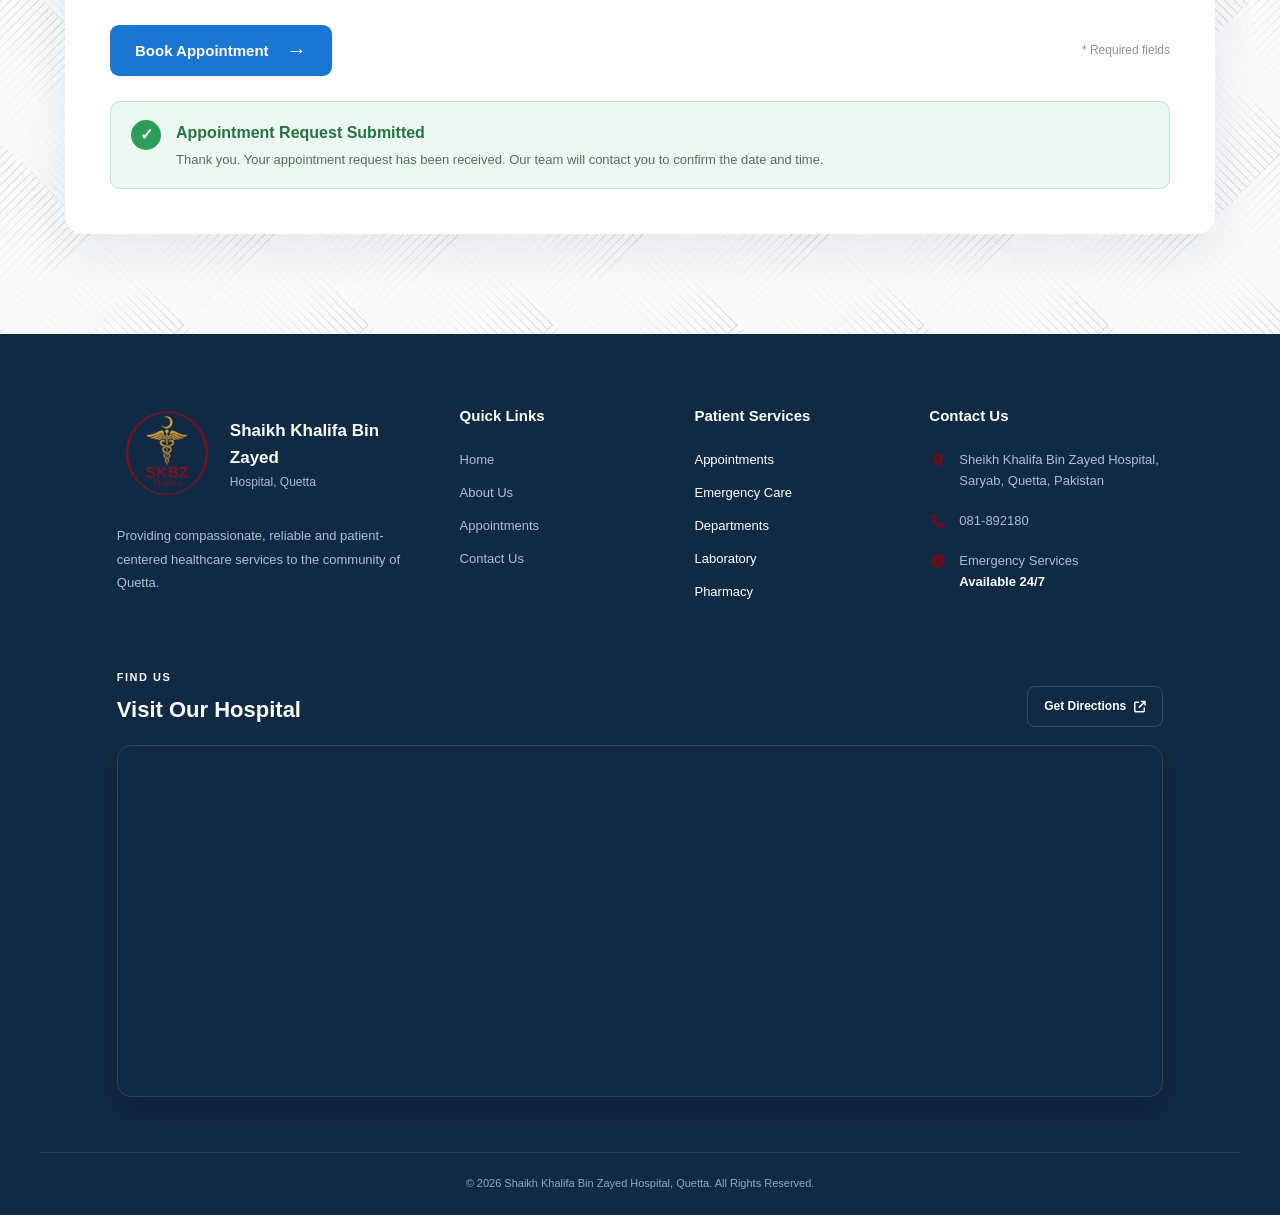
<file: html/appointment.html>
<!doctype html>
<html lang="en">
  <head>
    <meta charset="UTF-8" />
    <meta name="viewport" content="width=device-width, initial-scale=1.0" />
    <title>
      Book An Appointment | Shaikh Khalifa Bin Zayed Hospital, Quetta
    </title>
    <link rel="stylesheet" href="../Style.css" />
    <link
      rel="stylesheet"
      href="https://cdnjs.cloudflare.com/ajax/libs/font-awesome/6.5.2/css/all.min.css"
    />
    <link rel="icon" type="image/png" href="../images/logo.png" />
  </head>

  <body>
    <nav class="site-navbar">
      <div class="navbar-inner">
        <a class="brand-link" href="../index.html">
          <img
            src="../images/logo.png"
            alt="Hospital logo"
            class="brand-logo"
          />
          <span class="brand-name">
            Shaikh Khalifa Bin Zayed Hospital, Quetta
          </span>
        </a>

        <div class="nav-links">
          <a class="nav-button" href="../index.html">Home</a>
          <a class="nav-button" href="./aboutus.html">About Us</a>
          <a class="nav-button" href="./appointment.html"
            >Book an Appointment</a
          >
          <a class="nav-button active" href="./contact.html">Contact Us</a>
            <a class="login-button" href="../admin/login.php">Login</a>
        </div>
      </div>
    </nav>

    <!-- =========================
     BOOK AN APPOINTMENT
========================= -->

    <section class="appointment-section" id="appointment">
      <div class="appointment-container">
        <!-- Section Header -->
        <div class="appointment-header scroll-reveal">
          <div class="about-breadcrumb">
            <a href="../index.html">HOME</a>
            <span>/</span>
            <span>Book an Appointment</span>
          </div>

          <h2>Book an Appointment</h2>

          <p>
            Schedule an appointment with one of our specialists. Please provide
            your details below and our team will get in touch with you to
            confirm your appointment.
          </p>
        </div>

        <!-- Appointment Form -->
        <div class="appointment-card scroll-reveal">
          <form
            id="appointmentForm"
            action="../appointments/book-appointment.php"
            method="POST"
            enctype="multipart/form-data"
          >
            <!-- =========================
                     PATIENT INFORMATION
                ========================= -->

            <div class="form-section">
              <div class="form-section-title">
                <h3>Patient Information</h3>
                <p>Please provide your basic information.</p>
              </div>

              <div class="form-grid">
                <!-- Full Name -->
                <div class="form-group full-width">
                  <label for="patientName"> Full Name <span>*</span> </label>

                  <input
                    type="text"
                    id="patientName"
                    name="patient_name"
                    placeholder="Enter your full name"
                    autocomplete="name"
                    minlength="2"
                    maxlength="100"
                    pattern="[A-Za-zÀ-ÿ][A-Za-zÀ-ÿ .'-]*"
                    title="Name can only contain letters, spaces, apostrophes, periods and hyphens."
                    required
                  />
                </div>

                <!-- Email -->
                <div class="form-group">
                  <label for="patientEmail">
                    Email Address <span>*</span>
                  </label>

                  <input
                    type="email"
                    id="patientEmail"
                    name="patient_email"
                    placeholder="example@email.com"
                    autocomplete="email"
                    required
                  />
                </div>

                <!-- Phone -->
                <div class="form-group">
                  <label for="patientPhone">
                    Phone Number <span>*</span>
                  </label>

                  <input
                    type="tel"
                    id="patientPhone"
                    name="patient_phone"
                    placeholder="+92 300 1234567"
                    autocomplete="tel"
                    maxlength="16"
                    pattern="(\+92|0)3[0-9]{9}"
                    title="Enter a valid Pakistani mobile number, e.g. 03001234567 or +923001234567"
                    required
                  />
                </div>

                <!-- Date of Birth -->
                <div class="form-group">
                  <label for="dateOfBirth"> Date of Birth </label>

                  <input
                    type="date"
                    id="dateOfBirth"
                    name="date_of_birth"
                    required
                  />
                </div>

                <!-- Gender -->
                <div class="form-group">
                  <label for="gender"> Gender </label>

                  <select id="gender" name="gender">
                    <option value="">Select Gender</option>

                    <option value="Male">Male</option>

                    <option value="Female">Female</option>

                    <option value="Other">Other</option>

                    <option value="Prefer not to say">Prefer not to say</option>
                  </select>
                </div>
              </div>
            </div>

            <!-- =========================
                     APPOINTMENT DETAILS
                ========================= -->

            <div class="form-section">
              <div class="form-section-title">
                <h3>Appointment Details</h3>

                <p>
                  Choose the department, doctor and preferred appointment time.
                </p>
              </div>

              <div class="form-grid">
                <!-- Department -->
                <div class="form-group">
                  <label for="department"> Department <span>*</span> </label>

                  <select id="department" name="department_id" required>
                    <option value="">Select Department</option>

                    <!--
                                    These will eventually be
                                    generated from MySQL.
                                -->

                    <option value="1">Cardiology</option>

                    <option value="2">Neurology</option>

                    <option value="3">Pediatrics</option>

                    <option value="4">General Medicine</option>

                    <option value="5">Orthopedics</option>
                  </select>
                </div>

                <!-- Doctor -->
                <div class="form-group">
                  <label for="doctor"> Preferred Doctor <span>*</span> </label>

                  <select id="doctor" name="doctor_id" required disabled>
                    <option value="">Select a department first</option>
                  </select>
                </div>

                <!-- Appointment Type -->
                <div class="form-group">
                  <label for="appointmentType">
                    Appointment Type <span>*</span>
                  </label>

                  <select id="appointmentType" name="appointment_type" required>
                    <option value="">Select Appointment Type</option>

                    <option value="In-Person Consultation">
                      In-Person Consultation
                    </option>

                    <option value="Follow-up Visit">Follow-up Visit</option>

                    <option value="General Check-up">General Check-up</option>
                  </select>
                </div>

                <!-- Preferred Date -->
                <div class="form-group">
                  <label for="appointmentDate">
                    Preferred Date <span>*</span>
                  </label>

                  <input
                    type="date"
                    id="appointmentDate"
                    name="appointment_date"
                    required
                  />
                </div>

                <!-- Preferred Time -->
                <div class="form-group">
                  <label for="appointmentTime">
                    Preferred Time <span>*</span>
                  </label>

                  <select id="appointmentTime" name="appointment_time" required>
                    <option value="">Select Preferred Time</option>

                    <option value="09:00">09:00 AM</option>

                    <option value="10:00">10:00 AM</option>

                    <option value="11:00">11:00 AM</option>

                    <option value="12:00">12:00 PM</option>

                    <option value="14:00">02:00 PM</option>

                    <option value="15:00">03:00 PM</option>

                    <option value="16:00">04:00 PM</option>
                  </select>
                </div>

                <!-- Reason -->
                <div class="form-group">
                  <label for="visitReason"> Reason for Visit </label>

                  <input
                    type="text"
                    id="visitReason"
                    name="visit_reason"
                    placeholder="e.g. Consultation, follow-up, check-up"
                  />
                </div>

                <!-- Additional Message -->
                <div class="form-group full-width"></div>

                <!-- Previous Medical Record -->
                <div class="form-group full-width">
                  <label for="medicalRecord">
                    Previous Medical Record (Optional)
                  </label>

                  <input
                    type="file"
                    id="medicalRecord"
                    name="medical_record"
                    accept="image/png,image/jpeg,image/jpg,image/webp"
                  />

                  <small class="upload-note">
                    Upload a previous medical report or hospital image if you
                    have one. Max size: 50MB.
                  </small>
                </div>
              </div>
            </div>

            <!-- =========================
                     EMERGENCY NOTICE
                ========================= -->

            <div class="appointment-notice">
              <div class="notice-icon">!</div>

              <div>
                <strong>Medical Emergency?</strong>

                <p>
                  This appointment form is not intended for medical emergencies.
                  If you require immediate medical attention, please contact the
                  hospital emergency department directly.
                </p>
              </div>
            </div>

            <!-- =========================
                     CONSENT
                ========================= -->

            <div class="appointment-consent">
              <label class="consent-label">
                <input
                  type="checkbox"
                  id="appointmentConsent"
                  name="consent"
                  required
                />

                <span>
                  I confirm that the information provided is accurate and I
                  agree to the hospital using this information to process my
                  appointment request. <span>*</span>
                </span>
              </label>
            </div>

            <!-- =========================
                     SUBMIT
                ========================= -->

            <div class="appointment-submit">
              <button type="submit" class="appointment-submit-btn">
                <span>Book Appointment</span>

                <span class="submit-arrow"> → </span>
              </button>

              <p class="appointment-required">* Required fields</p>
            </div>

            <!-- =========================
                     SUCCESS MESSAGE
                ========================= -->

            <div
              class="appointment-success"
              id="appointmentSuccess"
              role="alert"
              aria-live="polite"
              hidden
            >
              <div class="success-icon">✓</div>

              <div>
                <h4>Appointment Request Submitted</h4>

                <p>
                  Thank you. Your appointment request has been received. Our
                  team will contact you to confirm the date and time.
                </p>
              </div>
            </div>
          </form>
        </div>
      </div>
    </section>

    <footer class="site-footer">
      <div class="footer-container">
        <!-- =========================
             HOSPITAL INFORMATION
        ========================= -->

        <div class="footer-about">
          <div class="footer-logo">
            <img class="emergency-img" src="../images/logo.png" alt="" />

            <div>
              <h3>Shaikh Khalifa Bin Zayed</h3>
              <span>Hospital, Quetta</span>
            </div>
          </div>

          <p>
            Providing compassionate, reliable and patient-centered healthcare
            services to the community of Quetta.
          </p>
        </div>

        <!-- =========================
             QUICK LINKS
        ========================= -->

        <div class="footer-column">
          <h4>Quick Links</h4>

          <ul>
            <li><a href="../index.html">Home</a></li>
            <li><a href="./aboutus.html">About Us</a></li>
            <li><a href="appointment.html">Appointments</a></li>
            <li><a href="./contact.html">Contact Us</a></li>
          </ul>
        </div>

        <!-- =========================
             PATIENT SERVICES
        ========================= -->

        <div class="footer-column">
          <h4>Patient Services</h4>

          <ul>
            <li>Appointments</li>
            <li>Emergency Care</li>
            <li>Departments</li>
            <li>Laboratory</li>
            <li>Pharmacy</li>
          </ul>
        </div>

        <!-- =========================
             CONTACT
        ========================= -->

        <div class="footer-column footer-contact">
          <h4>Contact Us</h4>

          <div class="footer-contact-item">
            <i class="fa-solid fa-location-dot"></i>

            <span>
              Sheikh Khalifa Bin Zayed Hospital, Saryab, Quetta, Pakistan
            </span>
          </div>

          <div class="footer-contact-item">
            <i class="fa-solid fa-phone"></i>

            <a href="tel:+9281892180"> 081-892180 </a>
          </div>

          <div class="footer-contact-item">
            <i class="fa-solid fa-clock"></i>

            <span>
              Emergency Services<br />
              <strong>Available 24/7</strong>
            </span>
          </div>
        </div>
      </div>

      <!-- =========================
         MAP
    ========================= -->

      <div class="footer-map-container">
        <div class="footer-map-header">
          <div>
            <span>FIND US</span>
            <h3>Visit Our Hospital</h3>
          </div>

          <a
            href="https://maps.app.goo.gl/va2XBjZuzNXR67nL8"
            target="_blank"
            rel="noopener noreferrer"
          >
            Get Directions
            <i class="fa-solid fa-arrow-up-right-from-square"></i>
          </a>
        </div>

        <div class="footer-map">
          <iframe
            src="https://www.google.com/maps?q=3XM6%2B5H%20Quetta%2C%20Pakistan&output=embed"
            width="100%"
            height="350"
            style="border: 0"
            allowfullscreen=""
            loading="lazy"
            referrerpolicy="no-referrer-when-downgrade"
          >
          </iframe>
        </div>
      </div>

      <!-- =========================
         BOTTOM FOOTER
    ========================= -->

      <div class="footer-bottom">
        <p>
          © 2026 Shaikh Khalifa Bin Zayed Hospital, Quetta. All Rights Reserved.
        </p>
      </div>
    </footer>

    <script src="../Functioning.js"></script>
  </body>
</html>
</file>
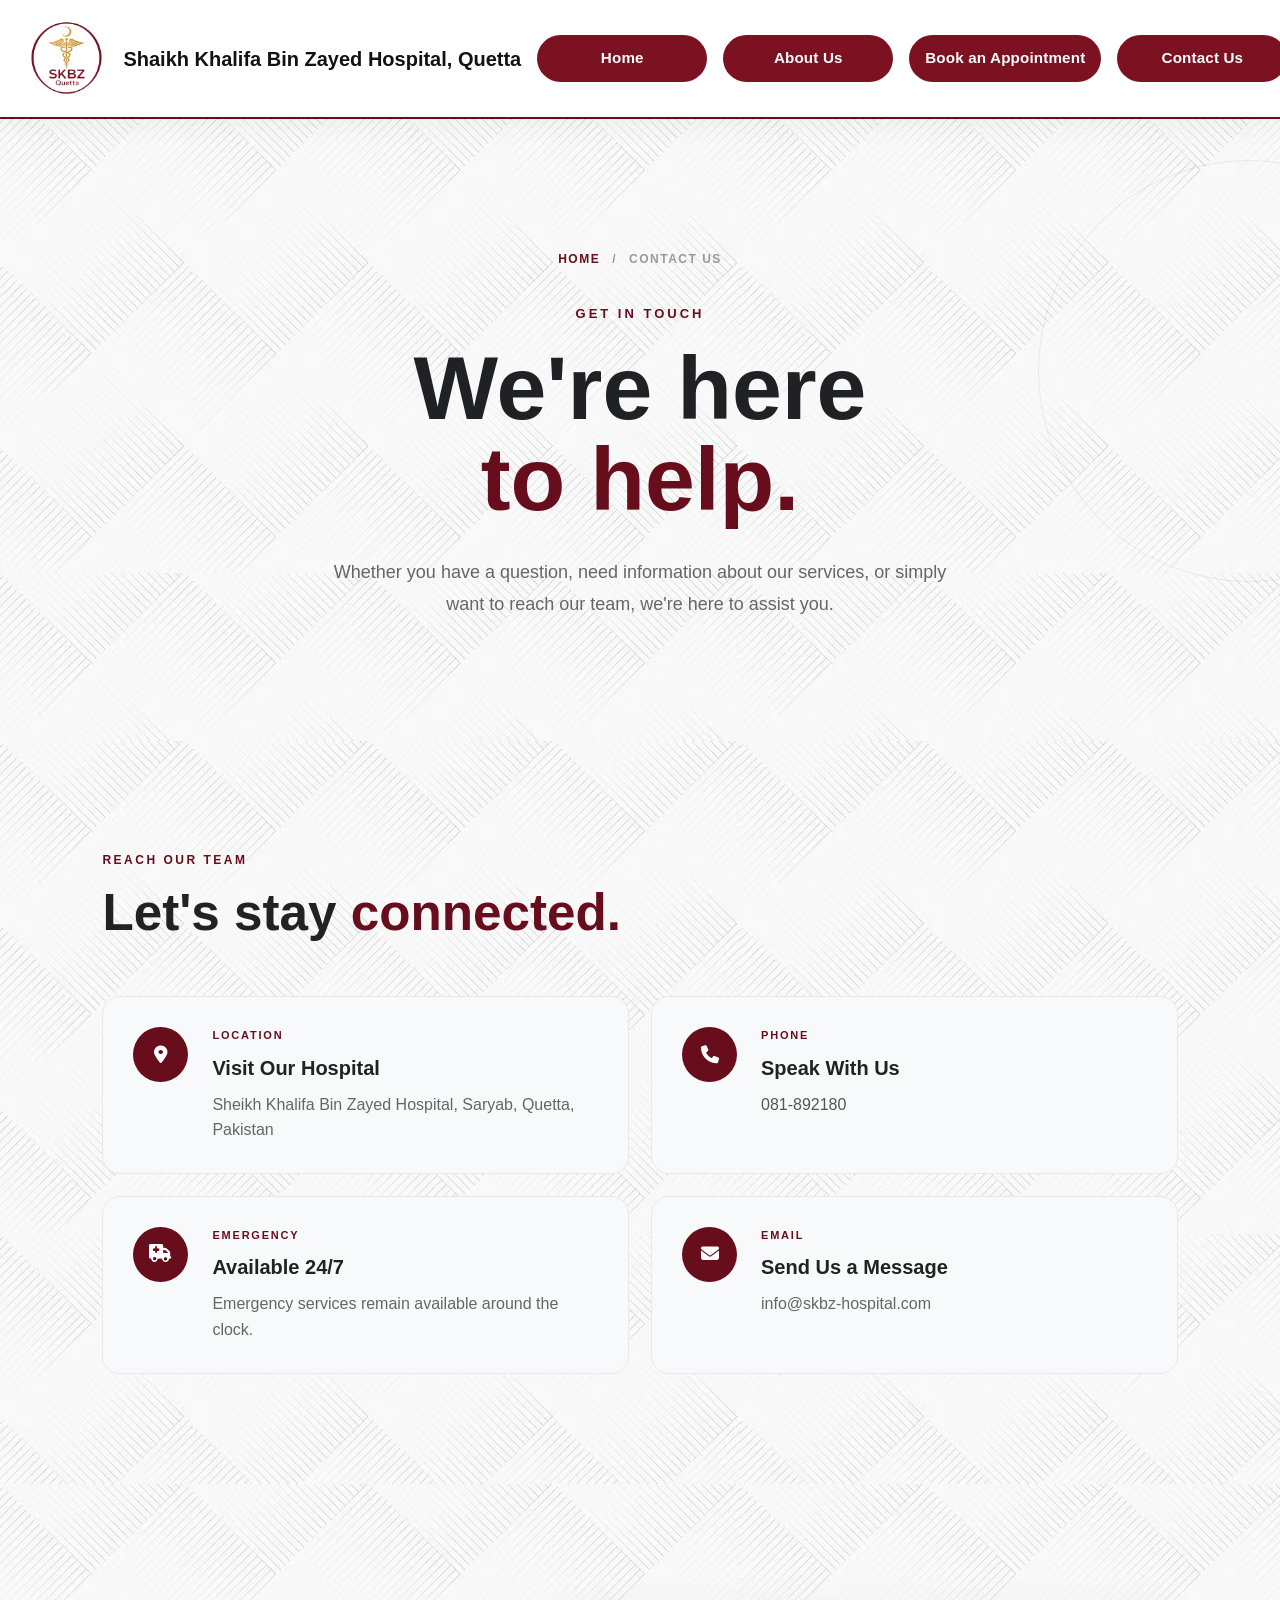
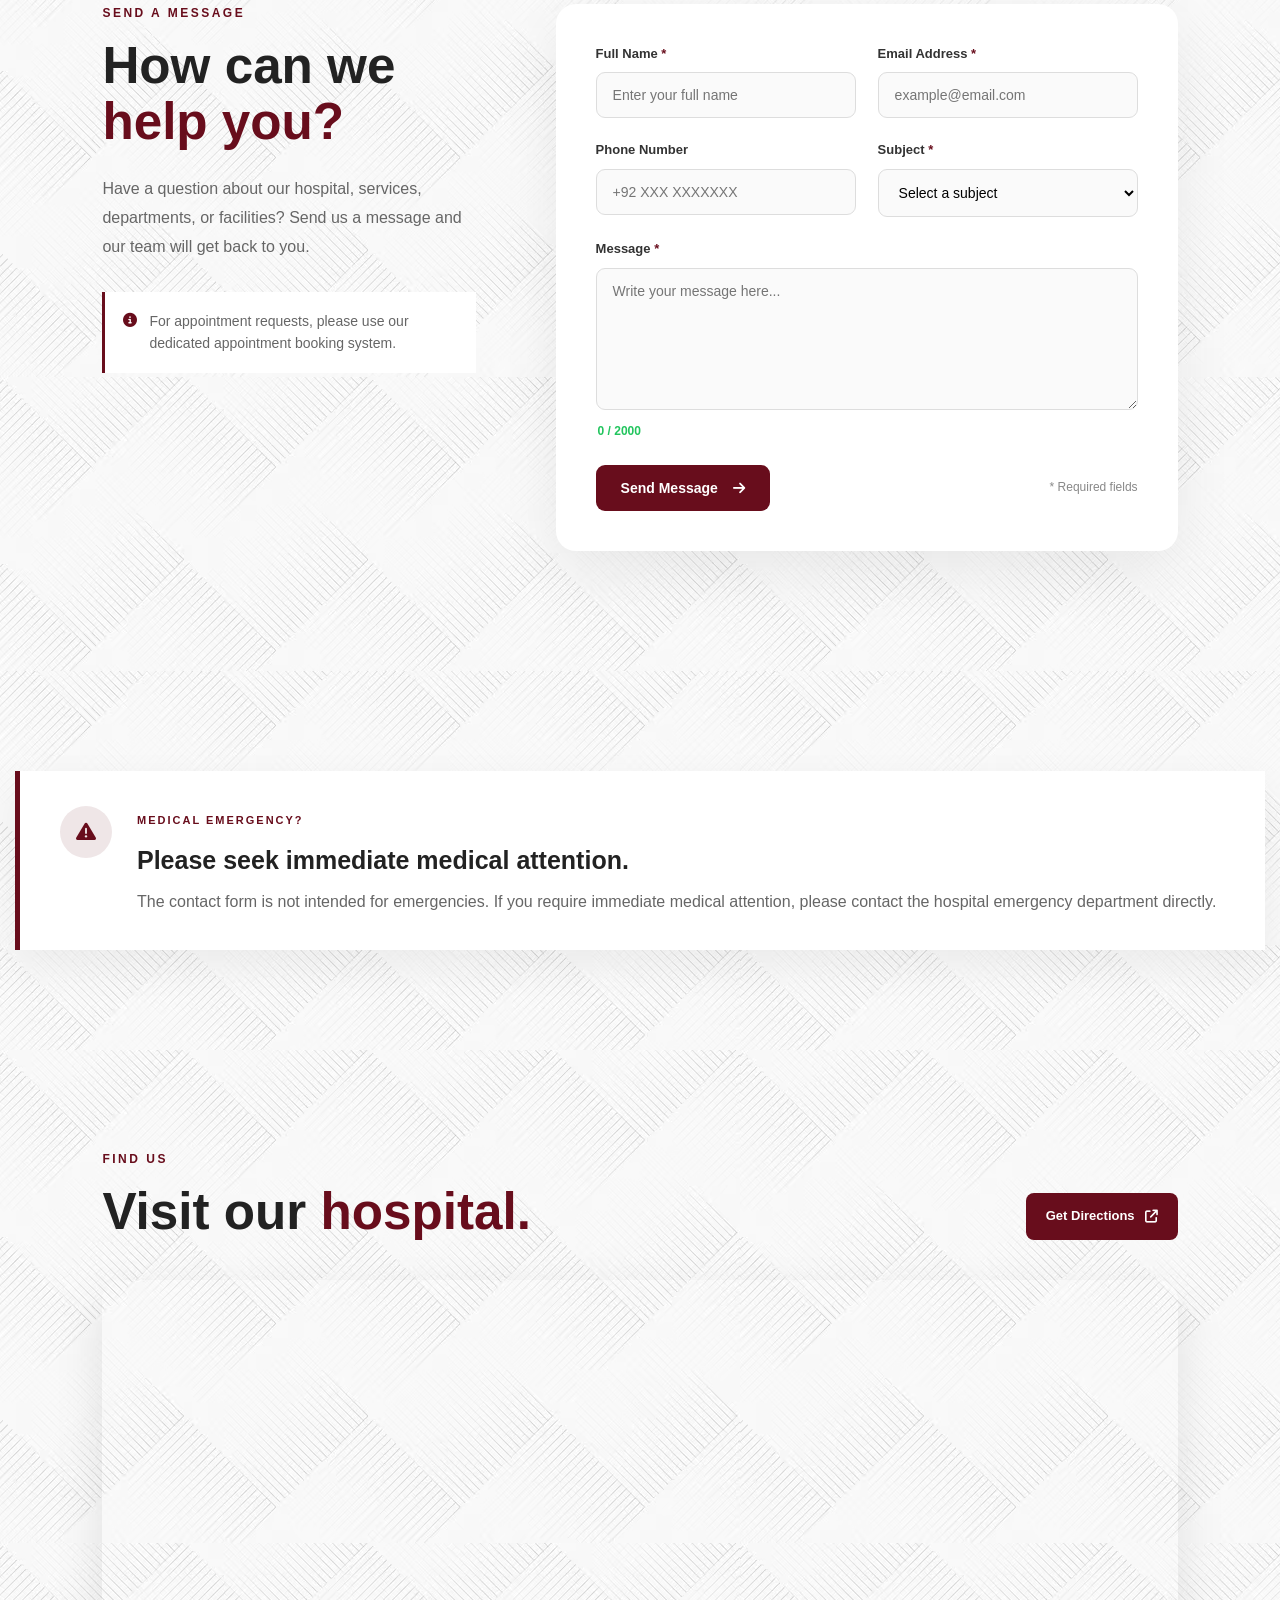
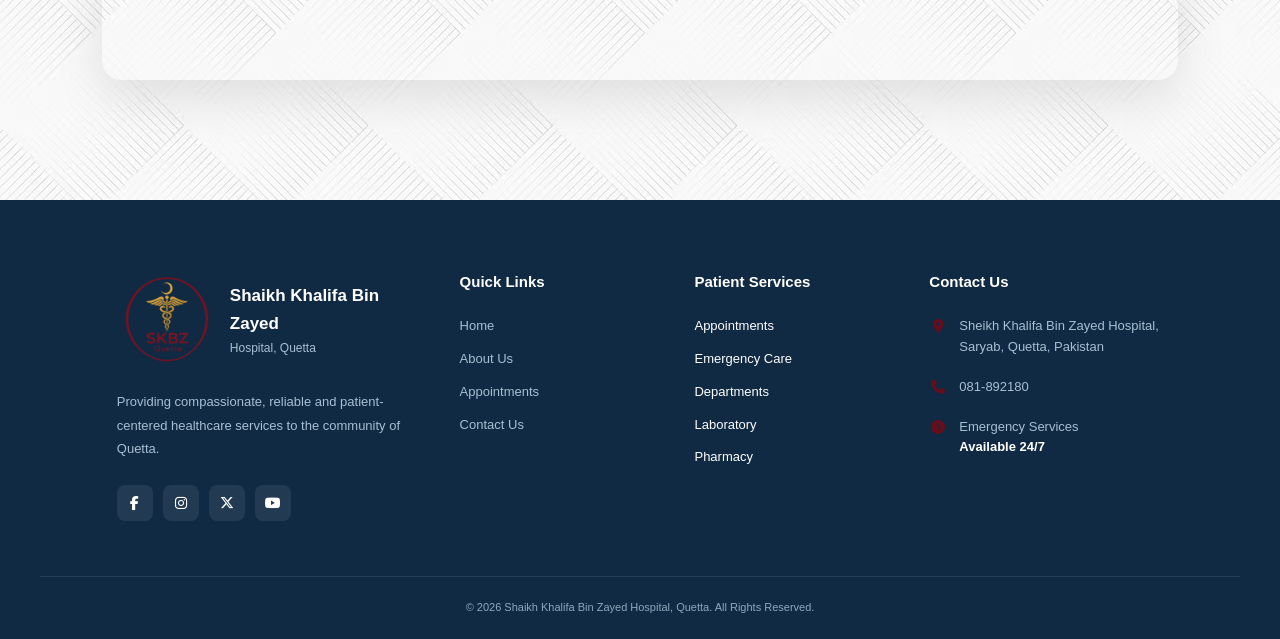
<file: html/contact.html>
<!doctype html>
<html lang="en">
  <head>
    <meta charset="UTF-8" />

    <meta name="viewport" content="width=device-width, initial-scale=1.0" />

    <title>Contact Us | Shaikh Khalifa Bin Zayed Hospital, Quetta</title>

    <link rel="stylesheet" href="../Style.css" />

    <link
      rel="stylesheet"
      href="https://cdnjs.cloudflare.com/ajax/libs/font-awesome/6.5.2/css/all.min.css"
    />
    <link rel="icon" type="image/png" href="../images/logo.png" />
  </head>

  <body>
    <!-- =====================================================
     NAVBAR
===================================================== -->

    <nav class="site-navbar">
      <div class="navbar-inner">
        <a class="brand-link" href="../index.html">
          <img
            src="../images/logo.png"
            alt="Hospital logo"
            class="brand-logo"
          />

          <span class="brand-name">
            Shaikh Khalifa Bin Zayed Hospital, Quetta
          </span>
        </a>

        <div class="nav-links">
          <a class="nav-button" href="../index.html"> Home </a>

          <a class="nav-button" href="./aboutus.html"> About Us </a>

          <a class="nav-button" href="./appointment.html">
            Book an Appointment
          </a>

          <a class="nav-button active" href="./contact.html"> Contact Us </a>
            <a class="login-button" href="../admin/login.php">Login</a>
        </div>
      </div>
    </nav>

    <!-- =====================================================
     CONTACT PAGE
===================================================== -->

    <main class="contact-page">
      <!-- =================================================
         PAGE INTRO
    ================================================== -->

      <section class="contact-intro">
        <div class="contact-breadcrumb">
          <a href="../index.html"> HOME </a>

          <span>/</span>

          <span> CONTACT US </span>
        </div>

        <span class="contact-label"> GET IN TOUCH </span>

        <h1>
          We're here
          <span>to help.</span>
        </h1>

        <p>
          Whether you have a question, need information about our services, or
          simply want to reach our team, we're here to assist you.
        </p>
      </section>

      <!-- =================================================
         CONTACT INFORMATION
    ================================================== -->

      <section class="contact-information reveal">
        <div class="contact-information-container">
          <div class="contact-information-heading">
            <span class="section-label"> REACH OUR TEAM </span>

            <h2>
              Let's stay
              <span>connected.</span>
            </h2>
          </div>

          <div class="contact-information-grid">
            <!-- LOCATION -->

            <div class="contact-info-card">
              <div class="contact-info-icon">
                <i class="fa-solid fa-location-dot"></i>
              </div>

              <div>
                <span> LOCATION </span>

                <h3>Visit Our Hospital</h3>

                <p>
                  Sheikh Khalifa Bin Zayed Hospital, Saryab, Quetta, Pakistan
                </p>
              </div>
            </div>

            <!-- PHONE -->

            <div class="contact-info-card">
              <div class="contact-info-icon">
                <i class="fa-solid fa-phone"></i>
              </div>

              <div>
                <span> PHONE </span>

                <h3>Speak With Us</h3>

                <p>
                  <a href="tel:+9281892180"> 081-892180 </a>
                </p>
              </div>
            </div>

            <!-- EMERGENCY -->

            <div class="contact-info-card">
              <div class="contact-info-icon">
                <i class="fa-solid fa-truck-medical"></i>
              </div>

              <div>
                <span> EMERGENCY </span>

                <h3>Available 24/7</h3>

                <p>Emergency services remain available around the clock.</p>
              </div>
            </div>

            <!-- EMAIL -->

            <div class="contact-info-card">
              <div class="contact-info-icon">
                <i class="fa-solid fa-envelope"></i>
              </div>

              <div>
                <span> EMAIL </span>

                <h3>Send Us a Message</h3>

                <p>info@skbz-hospital.com</p>
              </div>
            </div>
          </div>
        </div>
      </section>

      <!-- =================================================
         CONTACT FORM
    ================================================== -->

      <section class="contact-form-section reveal">
        <div class="contact-form-container">
          <div class="contact-form-intro">
            <span class="section-label"> SEND A MESSAGE </span>

            <h2>
              How can we
              <span>help you?</span>
            </h2>

            <p>
              Have a question about our hospital, services, departments, or
              facilities? Send us a message and our team will get back to you.
            </p>

            <div class="contact-form-note">
              <i class="fa-solid fa-circle-info"></i>

              <span>
                For appointment requests, please use our dedicated appointment
                booking system.
              </span>
            </div>
          </div>

          <form
            class="contact-form"
            id="contactForm"
            method="POST"
            action="../contact-submit.php"
          >
            <div class="contact-form-grid">
              <!-- NAME -->

              <div class="contact-form-group">
                <label for="contactName"> Full Name <span>*</span> </label>

                <input
                  type="text"
                  id="contactName"
                  name="name"
                  placeholder="Enter your full name"
                  required
                />
              </div>

              <!-- EMAIL -->

              <div class="contact-form-group">
                <label for="contactEmail"> Email Address <span>*</span> </label>

                <input
                  type="email"
                  id="contactEmail"
                  name="email"
                  placeholder="example@email.com"
                  required
                />
              </div>

              <!-- PHONE -->

              <div class="contact-form-group">
                <label for="contactPhone"> Phone Number </label>

                <input
                  type="tel"
                  id="contactPhone"
                  name="phone"
                  placeholder="+92 XXX XXXXXXX"
                />
              </div>

              <!-- SUBJECT -->

              <div class="contact-form-group">
                <label for="contactSubject"> Subject <span>*</span> </label>

                <select id="contactSubject" name="subject" required>
                  <option value="">Select a subject</option>

                  <option value="General Inquiry">General Inquiry</option>

                  <option value="Hospital Services">Hospital Services</option>

                  <option value="Departments">Departments</option>

                  <option value="Facilities">Facilities</option>

                  <option value="Other">Other</option>
                </select>
              </div>

              <!-- MESSAGE -->

              <div class="contact-form-group contact-full">
                <label for="contactMessage"> Message <span>*</span> </label>

                <textarea
                  id="contactMessage"
                  name="message"
                  rows="7"
                  maxlength="2000"
                  placeholder="Write your message here..."
                  required
                ></textarea>

                <div id="messageCounter" class="message-counter">0 / 2000</div>
              </div>
            </div>

            <div class="contact-submit-area">
              <button type="submit" class="contact-submit-btn">
                <span> Send Message </span>

                <i class="fa-solid fa-arrow-right"></i>
              </button>

              <p>* Required fields</p>
            </div>
          </form>
        </div>
      </section>

      <!-- =================================================
         EMERGENCY NOTICE
    ================================================== -->

      <section class="contact-emergency reveal">
        <div class="contact-emergency-icon">
          <i class="fa-solid fa-triangle-exclamation"></i>
        </div>

        <div>
          <span> MEDICAL EMERGENCY? </span>

          <h2>Please seek immediate medical attention.</h2>

          <p>
            The contact form is not intended for emergencies. If you require
            immediate medical attention, please contact the hospital emergency
            department directly.
          </p>
        </div>
      </section>

      <!-- =================================================
         MAP
    ================================================== -->

      <section class="contact-map-section reveal">
        <div class="contact-map-header">
          <div>
            <span class="section-label"> FIND US </span>

            <h2>
              Visit our
              <span>hospital.</span>
            </h2>
          </div>

          <a
            href="https://maps.app.goo.gl/va2XBjZuzNXR67nL8"
            target="_blank"
            rel="noopener noreferrer"
            class="contact-directions"
          >
            Get Directions

            <i class="fa-solid fa-arrow-up-right-from-square"></i>
          </a>
        </div>

        <div class="contact-map">
          <iframe
            src="https://www.google.com/maps?q=3XM6%2B5H%20Quetta%2C%20Pakistan&output=embed"
            width="100%"
            height="400"
            style="border: 0"
            allowfullscreen=""
            loading="lazy"
            referrerpolicy="no-referrer-when-downgrade"
          >
          </iframe>
        </div>
      </section>
    </main>

    <!-- =====================================================
     FOOTER
===================================================== -->

    <footer class="site-footer">
      <div class="footer-container">
        <div class="footer-about">
          <div class="footer-logo">
            <img class="emergency-img" src="../images/logo.png" alt="" />

            <div>
              <h3>Shaikh Khalifa Bin Zayed</h3>

              <span> Hospital, Quetta </span>
            </div>
          </div>

          <p>
            Providing compassionate, reliable and patient-centered healthcare
            services to the community of Quetta.
          </p>

          <div class="footer-socials">
            <a href="#" aria-label="Facebook">
              <i class="fa-brands fa-facebook-f"></i>
            </a>

            <a href="#" aria-label="Instagram">
              <i class="fa-brands fa-instagram"></i>
            </a>

            <a href="#" aria-label="X">
              <i class="fa-brands fa-x-twitter"></i>
            </a>

            <a href="#" aria-label="YouTube">
              <i class="fa-brands fa-youtube"></i>
            </a>
          </div>
        </div>

        <div class="footer-column">
          <h4>Quick Links</h4>

          <ul>
            <li>
              <a href="../index.html"> Home </a>
            </li>

            <li>
              <a href="aboutus.html"> About Us </a>
            </li>

            <li>
              <a href="appointment.html"> Appointments </a>
            </li>

            <li>
              <a href="contact.html"> Contact Us </a>
            </li>
          </ul>
        </div>

        <div class="footer-column">
          <h4>Patient Services</h4>

          <ul>
            <li>Appointments</li>

            <li>Emergency Care</li>

            <li>Departments</li>

            <li>Laboratory</li>

            <li>Pharmacy</li>
          </ul>
        </div>

        <div class="footer-column footer-contact">
          <h4>Contact Us</h4>

          <div class="footer-contact-item">
            <i class="fa-solid fa-location-dot"></i>

            <span>
              Sheikh Khalifa Bin Zayed Hospital, Saryab, Quetta, Pakistan
            </span>
          </div>

          <div class="footer-contact-item">
            <i class="fa-solid fa-phone"></i>

            <a href="tel:+9281892180"> 081-892180 </a>
          </div>

          <div class="footer-contact-item">
            <i class="fa-solid fa-clock"></i>

            <span>
              Emergency Services<br />

              <strong> Available 24/7 </strong>
            </span>
          </div>
        </div>
      </div>

      <div class="footer-bottom">
        <p>
          © 2026 Shaikh Khalifa Bin Zayed Hospital, Quetta. All Rights Reserved.
        </p>
      </div>
    </footer>

    <div id="contact-status-message" class="contact-status-message"></div>

    <script src="../Functioning.js"></script>
    <script>
      const form = document.getElementById("contactForm");
      const params = new URLSearchParams(window.location.search);
      const status = params.get("status");
      const message = params.get("message");
      const statusBox = document.getElementById("contact-status-message");

      if (form) {
        form.addEventListener("submit", function (event) {
          const confirmed = window.confirm(
            "Are you sure you want to send this message?",
          );
          if (!confirmed) {
            event.preventDefault();
          }
        });
      }

      if (status && message && statusBox) {
        const decodedMessage = decodeURIComponent(message.replace(/\+/g, " "));
        statusBox.textContent = decodedMessage;
        statusBox.classList.add(status === "success" ? "success" : "error");
        statusBox.style.display = "block";
      }
    </script>
  </body>
</html>
</file>
<file: Style.css>
body {
  margin: 0 auto;
}
:root {
  color-scheme: light;
  font-family: "Inter", "Segoe UI", sans-serif;
  color: #222;
  background-color: #f8f9fb;
}

* {
  box-sizing: border-box;
}

html {
  scroll-behavior: smooth;
}
.admin-table .message-cell {
  width: 420px;
  max-width: 420px;
  white-space: pre-wrap;
  overflow-wrap: anywhere;
  word-break: break-word;
  vertical-align: top;
  line-height: 1.5;
}
body {
  margin: 0;
  padding-top: 80px;
  min-height: 100vh;
  line-height: 1.6;
  background: #f4f6fb;
}

/* =========================
   ADMIN PANEL STYLES
========================= */

body.admin-page-body {
  margin: 0;
  padding-top: 0;
  min-height: 100vh;
  background: #f3f7fb;
  font-family: Arial, sans-serif;
  color: #1d2a39;
}

body.admin-login-body {
  margin: 0;
  min-height: 100vh;
  display: flex;
  align-items: center;
  justify-content: center;
  padding: 24px;
  background: linear-gradient(135deg, #eef4fb 0%, #eaf1f7 35%, #f4f7fb 100%);
  font-family: Arial, sans-serif;
}

.admin-shell {
  display: flex;
  min-height: 100vh;
}

.admin-app {
  display: flex;
  min-height: 100vh;
  background: linear-gradient(180deg, #f3f8fc 0%, #edf3f8 100%);
}

.sidebar {
  width: 285px;
  min-height: 100vh;
  background: linear-gradient(180deg, #071b30 0%, #0c2944 55%, #103754 100%);
  color: white;
  padding: 18px 16px 24px;
  border-right: 1px solid rgba(255, 255, 255, 0.08);
  box-shadow: 8px 0 30px rgba(15, 23, 42, 0.08);
  flex-shrink: 0;
}

.brand {
  display: flex;
  align-items: center;
  gap: 14px;
  padding: 8px 8px 20px;
  margin-bottom: 22px;
  border-bottom: 1px solid rgba(255, 255, 255, 0.12);
}

.brand-badge {
  width: 66px;
  height: 66px;
  min-width: 66px;
  border-radius: 50%;
  background: #ffffff;
  display: flex;
  align-items: center;
  justify-content: center;
  box-shadow:
    0 8px 22px rgba(0, 0, 0, 0.24),
    0 0 0 4px rgba(255, 255, 255, 0.08);
  border: 2px solid rgba(255, 255, 255, 0.75);
  overflow: hidden;
}

.brand-badge img {
  width: 48px;
  height: 48px;
  object-fit: contain;
  display: block;
}

.brand-text {
  display: flex;
  flex-direction: column;
  gap: 3px;
  line-height: 1.25;
}

.brand-title {
  font-size: 14px;
  font-weight: 800;
  letter-spacing: 0.01em;
  color: #ffffff;
}

.brand-location {
  font-size: 11px;
  font-weight: 600;
  color: rgba(255, 255, 255, 0.58);
  letter-spacing: 0.05em;
  text-transform: uppercase;
}

.nav {
  margin-top: 8px;
}

.nav-label {
  padding: 0 12px;
  margin-bottom: 10px;
  font-size: 10px;
  font-weight: 800;
  letter-spacing: 0.12em;
  text-transform: uppercase;
  color: rgba(255, 255, 255, 0.38);
}

.nav a {
  position: relative;
  display: flex;
  align-items: center;
  color: rgba(255, 255, 255, 0.82);
  text-decoration: none;
  padding: 13px 14px;
  border-radius: 12px;
  margin-bottom: 7px;
  background: rgba(255, 255, 255, 0.025);
  font-size: 14px;
  font-weight: 700;
  transition:
    background 0.2s ease,
    color 0.2s ease,
    transform 0.2s ease,
    box-shadow 0.2s ease;
}

.nav a::before {
  content: "";
  width: 4px;
  height: 0;
  border-radius: 10px;
  background: #ffffff;
  position: absolute;
  left: 0;
  top: 50%;
  transform: translateY(-50%);
  transition: height 0.2s ease;
}

.nav a:hover {
  color: #ffffff;
  background: rgba(255, 255, 255, 0.09);
  transform: translateX(3px);
}

.nav a.active {
  color: #ffffff;
  background: linear-gradient(135deg, #8f1025 0%, #ad1739 100%);
  box-shadow: 0 8px 20px rgba(143, 16, 37, 0.28);
}

.nav a.active::before {
  height: 22px;
}

.content {
  flex: 1;
  min-width: 0;
  padding: 30px;
  background:
    radial-gradient(
      circle at top right,
      rgba(20, 94, 140, 0.05),
      transparent 30%
    ),
    linear-gradient(180deg, #f6f9fc 0%, #eef4f8 100%);
}

.page-header {
  display: flex;
  align-items: center;
  justify-content: space-between;
  gap: 20px;
  margin-bottom: 22px;
}

.page-title-area h1 {
  margin: 0 0 5px;
  font-size: 30px;
  line-height: 1.15;
  color: #102d47;
  font-weight: 800;
  letter-spacing: -0.025em;
}

.page-title-area p {
  margin: 0;
  color: #718096;
  font-size: 14px;
  font-weight: 500;
}

.page-header-line {
  height: 4px;
  width: 48px;
  margin-top: 12px;
  border-radius: 50px;
  background: linear-gradient(90deg, #8f1025, #c0274b);
}

.card {
  background: rgba(255, 255, 255, 0.97);
  padding: 26px;
  border-radius: 18px;
  border: 1px solid rgba(226, 232, 240, 0.9);
  box-shadow: 0 12px 35px rgba(15, 23, 42, 0.07);
}

.password-form {
  display: flex;
  flex-direction: column;
  gap: 18px;
}

.password-field {
  display: flex;
  flex-direction: column;
  gap: 8px;
}

.password-field label {
  font-weight: 700;
  color: #2a3746;
  display: block;
}

.password-field input[type="text"],
.password-field input[type="password"] {
  width: 100%;
  padding: 12px 46px 12px 14px;
  border: 1px solid #d8dee8;
  border-radius: 10px;
  box-sizing: border-box;
  font-size: 16px;
  color: #1f2937;
  background: #ffffff;
  transition:
    border-color 0.2s ease,
    box-shadow 0.2s ease;
}

.password-field input[type="text"]:focus,
.password-field input[type="password"]:focus {
  border-color: #8f1025;
  box-shadow: 0 0 0 3px rgba(143, 16, 37, 0.08);
  outline: none;
}

.password-input-wrap {
  position: relative;
  width: 100%;
}

.password-input-wrap input {
  width: 100%;
  padding: 12px 46px 12px 14px;
  border: 1px solid #d8dee8;
  border-radius: 10px;
  box-sizing: border-box;
  font-size: 16px;
  color: #1f2937;
  background: #ffffff;
  transition:
    border-color 0.2s ease,
    box-shadow 0.2s ease;
}

.password-input-wrap input:focus {
  border-color: #8f1025;
  box-shadow: 0 0 0 3px rgba(143, 16, 37, 0.08);
  outline: none;
}

.password-toggle {
  position: absolute;
  right: 10px;
  top: 50%;
  transform: translateY(-50%);
  border: none;
  background: transparent;
  color: #52607a;
  font-size: 12px;
  font-weight: 700;
  cursor: pointer;
  padding: 6px 8px;
  border-radius: 6px;
  transition:
    background 0.2s ease,
    color 0.2s ease;
}

.password-toggle:hover {
  background: #f3f4f6;
  color: #1f2937;
}

.submit-button {
  border: none;
  background: linear-gradient(135deg, #8f1025 0%, #b21f3a 100%);
  color: white;
  padding: 12px 18px;
  border-radius: 10px;
  cursor: pointer;
  font-weight: 700;
  font-size: 15px;
  transition:
    transform 0.2s ease,
    box-shadow 0.2s ease,
    opacity 0.2s ease;
  width: fit-content;
  min-width: 170px;
}

.submit-button:hover:not(:disabled) {
  transform: translateY(-1px);
  box-shadow: 0 8px 18px rgba(143, 16, 37, 0.22);
}

.submit-button:disabled {
  background: #d1d5db;
  color: #6b7280;
  cursor: not-allowed;
  box-shadow: none;
  opacity: 0.6;
}

.password-strength-wrap {
  display: flex;
  flex-direction: column;
  gap: 6px;
  margin-top: 2px;
}

.password-strength-bar {
  width: 100%;
  height: 8px;
  border-radius: 999px;
  background: #e5e7eb;
  overflow: hidden;
  border: 1px solid #e2e8f0;
}

.password-strength-bar span {
  display: block;
  height: 100%;
  width: 0;
  border-radius: inherit;
  background: #ef4444;
  transition:
    width 0.25s ease,
    background 0.25s ease;
}

.password-strength-text {
  color: #64748b;
  font-size: 12px;
  min-height: 18px;
}

.msg {
  padding: 13px 15px;
  border-radius: 11px;
  margin-bottom: 20px;
  font-size: 14px;
  font-weight: 600;
}

.msg.success {
  background: #dcfce7;
  color: #166534;
  border: 1px solid #bbf7d0;
}

.msg.error {
  background: #fee2e2;
  color: #991b1b;
  border: 1px solid #fecaca;
}

.filter-bar {
  display: flex;
  flex-wrap: wrap;
  gap: 14px;
  align-items: end;
  margin: 0 0 24px;
  padding: 18px;
  background: #f7fafc;
  border: 1px solid #e5eaf0;
  border-radius: 14px;
}

.filter-field {
  display: flex;
  flex-direction: column;
  gap: 7px;
  min-width: 180px;
  flex: 1 1 180px;
}

.filter-field label {
  font-size: 12px;
  font-weight: 800;
  color: #526173;
  letter-spacing: 0.02em;
}

.filter-field select,
.filter-field input {
  padding: 11px 12px;
  border: 1px solid #d7dee7;
  border-radius: 9px;
  background: #ffffff;
  color: #27364a;
  font-size: 14px;
  width: 100%;
  outline: none;
  transition:
    border-color 0.2s ease,
    box-shadow 0.2s ease;
}

.filter-field select:focus,
.filter-field input:focus {
  border-color: #8f1025;
  box-shadow: 0 0 0 3px rgba(143, 16, 37, 0.08);
}

.filter-actions {
  display: flex;
  gap: 9px;
  align-items: center;
}

.filter-actions button,
.filter-actions a {
  padding: 11px 17px;
  border-radius: 9px;
  text-decoration: none;
  font-size: 13px;
  font-weight: 800;
  display: inline-block;
}

.filter-actions button {
  background: linear-gradient(135deg, #8f1025, #ad1739);
  color: white;
  border: none;
  cursor: pointer;
  box-shadow: 0 5px 12px rgba(143, 16, 37, 0.18);
  transition:
    transform 0.2s ease,
    box-shadow 0.2s ease;
}

.filter-actions button:hover {
  transform: translateY(-1px);
  box-shadow: 0 7px 16px rgba(143, 16, 37, 0.25);
}

.filter-actions a {
  background: #e9eef3;
  color: #374151;
  transition: background 0.2s ease;
}

.filter-actions a:hover {
  background: #dfe6ed;
}

.admin-table {
  width: 100%;
  border-collapse: separate;
  border-spacing: 0;
  margin-top: 4px;
  display: block;
  overflow-x: auto;
  border: 1px solid #e5eaf0;
  border-radius: 13px;
}

.admin-table thead,
.admin-table tbody,
.admin-table tr {
  width: 100%;
}

.admin-table th,
.admin-table td {
  text-align: left;
  padding: 15px 16px;
  border-bottom: 1px solid #edf0f3;
  vertical-align: top;
  min-width: 140px;
  font-size: 13px;
}

.admin-table th {
  background: #f7f9fb;
  color: #536274;
  font-size: 11px;
  font-weight: 800;
  text-transform: uppercase;
  letter-spacing: 0.04em;
  white-space: nowrap;
}

.admin-table tbody tr {
  background: #ffffff;
  transition: background 0.15s ease;
}

.admin-table tbody tr:hover {
  background: #fafcff;
}

.admin-table th:nth-child(1),
.admin-table td:nth-child(1) {
  min-width: 220px;
}

.admin-table th:nth-child(2),
.admin-table td:nth-child(2) {
  min-width: 220px;
}

.admin-table th:nth-child(3),
.admin-table td:nth-child(3) {
  min-width: 180px;
}

.admin-table th:nth-child(4),
.admin-table td:nth-child(4) {
  min-width: 160px;
}

.admin-table th:nth-child(5),
.admin-table td:nth-child(5) {
  min-width: 120px;
}

.admin-table tbody tr:last-child td {
  border-bottom: none;
}

.admin-table select,
.admin-table button {
  padding: 10px 11px;
  border-radius: 8px;
  border: 1px solid #d7dce5;
  font-size: 13px;
}

.admin-table select {
  background: #ffffff;
  color: #374151;
  outline: none;
}

.admin-table button {
  background: linear-gradient(135deg, #8f1025, #ad1739);
  color: white;
  border: none;
  cursor: pointer;
  font-weight: 700;
  transition:
    transform 0.2s ease,
    box-shadow 0.2s ease;
}

.admin-table button:hover {
  transform: translateY(-1px);
  box-shadow: 0 5px 12px rgba(143, 16, 37, 0.2);
}

.admin-edit-table td {
  min-width: 160px;
  vertical-align: top;
}

.admin-inline-edit-form {
  display: contents;
}

.admin-inline-stack {
  display: flex;
  flex-direction: column;
  gap: 8px;
}

.admin-edit-table input,
.admin-edit-table select {
  width: 100%;
  box-sizing: border-box;
  padding: 9px 10px;
  border: 1px solid #d7dce5;
  border-radius: 8px;
  font-size: 13px;
  background: #ffffff;
  color: #27364a;
  outline: none;
}

.admin-edit-table input:focus,
.admin-edit-table select:focus {
  border-color: #8f1025;
  box-shadow: 0 0 0 3px rgba(143, 16, 37, 0.08);
}

.admin-action-stack {
  display: flex;
  flex-direction: column;
  gap: 8px;
  min-width: 120px;
}

.danger-btn {
  background: #b91c1c !important;
}

.dashboard-toolbar {
  display: flex;
  align-items: center;
  justify-content: space-between;
  gap: 18px;
  margin-bottom: 18px;
  flex-wrap: wrap;
}

.dashboard-toolbar h2 {
  margin: 0;
  color: #172b4d;
  font-size: 1.7rem;
}

.compact-filter-bar {
  margin: 0;
  padding: 12px 14px;
  min-width: min(100%, 480px);
}

.badge {
  display: inline-flex;
  align-items: center;
  padding: 6px 10px;
  border-radius: 999px;
  font-size: 11px;
  font-weight: 800;
  white-space: nowrap;
}

.status-pending {
  background: #fff3cd;
  color: #8a6d00;
}

.status-confirmed {
  background: #d1fae5;
  color: #065f46;
}

.status-rejected {
  background: #fee2e2;
  color: #991b1b;
}

.status-completed {
  background: #dbeafe;
  color: #1d4ed8;
}

.login-shell {
  width: min(100%, 980px);
  display: flex;
  align-items: center;
  justify-content: center;
  gap: 28px;
  flex-wrap: wrap;
}

.brand-panel {
  flex: 1 1 320px;
  max-width: 420px;
  background: linear-gradient(160deg, #0d1d2d 0%, #153a5f 100%);
  color: white;
  border-radius: 22px;
  padding: 30px 26px;
  box-shadow: 0 18px 45px rgba(17, 49, 77, 0.22);
  border: 1px solid rgba(255, 255, 255, 0.08);
}

.brand-panel .brand-row {
  display: flex;
  align-items: center;
  gap: 18px;
  margin-bottom: 18px;
}

.brand-panel .logo-wrap {
  width: 72px;
  height: 72px;
  border-radius: 50%;
  background: #ffffff;
  display: flex;
  align-items: center;
  justify-content: center;
  box-shadow: 0 10px 20px rgba(0, 0, 0, 0.18);
  flex-shrink: 0;
  border: 3px solid rgba(255, 255, 255, 0.22);
}

.brand-panel img {
  width: 48px;
  height: 48px;
  object-fit: contain;
  filter: drop-shadow(0 2px 4px rgba(0, 0, 0, 0.08));
}

.brand-panel h2 {
  margin: 0;
  font-size: clamp(1.2rem, 2vw, 1.8rem);
  line-height: 1.35;
  letter-spacing: 0.02em;
}

.brand-panel p {
  margin: 12px 0 0;
  color: rgba(255, 255, 255, 0.82);
  line-height: 1.6;
  font-size: 0.97rem;
}

.login-box {
  flex: 1 1 360px;
  max-width: 430px;
  background: rgba(255, 255, 255, 0.9);
  backdrop-filter: blur(10px);
  border: 1px solid rgba(15, 23, 42, 0.06);
  border-radius: 22px;
  box-shadow: 0 18px 45px rgba(0, 0, 0, 0.12);
  padding: 32px 26px;
}

.login-box h1 {
  margin-top: 0;
  color: #1c2734;
  text-align: center;
  font-size: clamp(1.9rem, 3vw, 2.3rem);
}

.login-box form {
  display: flex;
  flex-direction: column;
  gap: 16px;
}

.login-box label {
  font-weight: 700;
  color: #2a3746;
  display: block;
  margin-bottom: 8px;
}

.login-box input {
  width: 100%;
  padding: 12px 14px;
  border: 1px solid #d5dce4;
  border-radius: 10px;
  box-sizing: border-box;
  font-size: 16px;
}

.login-box button {
  border: none;
  background: linear-gradient(135deg, #8f1025 0%, #b21f3a 100%);
  color: white;
  padding: 14px;
  border-radius: 10px;
  cursor: pointer;
  font-size: 16px;
  font-weight: 700;
  transition: transform 0.2s ease;
}

.login-box button:hover {
  transform: translateY(-1px);
  background: linear-gradient(135deg, #6d0d1d 0%, #991a2f 100%);
}

.error {
  color: #b42318;
  background: #fff1f0;
  padding: 10px 12px;
  border-radius: 8px;
  font-size: 14px;
  margin-bottom: 12px;
}

.admin-note {
  text-align: center;
  margin-top: 18px;
  color: #4b5d73;
  font-size: 14px;
  line-height: 1.7;
}

.topbar {
  display: flex;
  align-items: center;
  justify-content: space-between;
  margin-bottom: 24px;
  gap: 16px;
  padding: 20px 24px;
  background: linear-gradient(135deg, #ffffff 0%, #f6fafd 100%);
  border-radius: 18px;
  box-shadow: 0 10px 26px rgba(12, 33, 56, 0.06);
  border: 1px solid rgba(15, 23, 42, 0.06);
}

.topbar h1 {
  margin: 0;
  font-size: clamp(1.8rem, 3vw, 2.5rem);
}

.topbar-actions {
  display: flex;
  gap: 12px;
  align-items: center;
  flex-wrap: wrap;
}

.btn {
  text-decoration: none;
  display: inline-block;
  padding: 10px 16px;
  border-radius: 10px;
  font-weight: 700;
  border: none;
  cursor: pointer;
  background: linear-gradient(135deg, #8f1025 0%, #ae1f3b 100%);
  color: white;
  text-align: center;
}

.btn.secondary {
  background: #e5e7eb;
  color: #1f2937;
}

.stats {
  display: grid;
  grid-template-columns: repeat(auto-fit, minmax(180px, 1fr));
  gap: 18px;
  margin-bottom: 26px;
}

.stat-card {
  background: white;
  padding: 20px;
  border-radius: 14px;
  box-shadow: 0 10px 25px rgba(15, 23, 42, 0.06);
}

.stat-card h3 {
  margin: 0 0 14px;
  font-size: 16px;
  color: #52607a;
}

.stat-card .count {
  font-size: 30px;
  font-weight: 700;
  color: #111827;
}

@media (max-width: 820px) {
  body.admin-page-body {
    display: block;
  }

  .admin-shell {
    display: block;
  }

  .sidebar {
    width: 100%;
    min-height: auto;
    height: auto;
    padding: 15px 14px 18px;
  }

  .brand {
    padding: 6px 6px 16px;
    margin-bottom: 15px;
  }

  .brand-badge {
    width: 58px;
    height: 58px;
    min-width: 58px;
  }

  .brand-badge img {
    width: 42px;
    height: 42px;
  }

  .brand-title {
    font-size: 13px;
  }

  .nav-label {
    display: none;
  }

  .nav {
    display: grid;
    grid-template-columns: repeat(2, 1fr);
    gap: 7px;
    margin-top: 0;
  }

  .nav a {
    margin-bottom: 0;
    justify-content: center;
    text-align: center;
    padding: 11px 8px;
    font-size: 12px;
  }

  .nav a.active::before {
    display: none;
  }

  .content {
    padding: 18px 14px 30px;
  }

  .page-header {
    margin-bottom: 17px;
  }

  .page-title-area h1 {
    font-size: 25px;
  }

  .page-title-area p {
    font-size: 13px;
  }

  .card {
    padding: 16px;
    border-radius: 14px;
  }

  .filter-bar {
    flex-direction: column;
    align-items: stretch;
  }

  .filter-actions {
    width: 100%;
  }

  .filter-actions button,
  .filter-actions a {
    flex: 1;
    text-align: center;
  }

  .admin-table {
    border-radius: 10px;
  }

  .topbar {
    display: block;
  }

  .topbar-actions {
    margin-top: 12px;
  }
}

@media (max-width: 720px) {
  body.admin-login-body {
    padding: 18px 14px;
  }

  .login-shell {
    gap: 18px;
  }

  .brand-panel,
  .login-box {
    max-width: 100%;
  }

  .brand-panel {
    padding: 24px 18px;
  }

  .login-box {
    padding: 24px 18px;
  }
}

@media (max-width: 480px) {
  .brand {
    gap: 11px;
  }

  .brand-badge {
    width: 52px;
    height: 52px;
    min-width: 52px;
  }

  .brand-badge img {
    width: 38px;
    height: 38px;
  }

  .brand-title {
    font-size: 12px;
  }

  .brand-location {
    font-size: 9px;
  }

  .nav {
    grid-template-columns: 1fr 1fr;
  }

  .page-title-area h1 {
    font-size: 22px;
  }

  .content {
    padding: 14px 10px 25px;
  }

  .card {
    padding: 12px;
  }
}

/* =========================
   NAVBAR
========================= */

.site-navbar {
  width: 100%;
  background: #ffffff;
  border-bottom: 2px solid rgb(104, 13, 28);
  box-shadow: 0 8px 24px rgba(15, 23, 42, 0.04);

  position: fixed;
  top: 0;
  left: 0;

  z-index: 1000;
}

.navbar-inner {
  width: 100%;
  margin: 0;
  padding: 1rem 24px;

  display: flex;
  align-items: center;
  justify-content: space-between;

  gap: 1rem;
  min-height: 80px;
}

/* =========================
   LEFT SIDE - NAV BUTTONS
========================= */

.nav-links {
  display: flex;
  align-items: center;
  justify-content: flex-start;

  gap: 1rem;
  flex-shrink: 0;
}

/* =========================
   RIGHT SIDE - BRAND
========================= */

.brand-link {
  display: inline-flex;
  align-items: center;
  justify-content: flex-end;

  text-decoration: none;
  flex-shrink: 0;
}

.brand-logo {
  max-height: 85px;
  width: auto;
  display: block;
}

.brand-name {
  margin-left: 0.9rem;

  font-size: 20px;
  font-weight: 700;

  color: #121212;

  white-space: nowrap;
}

/* =========================
   NAV BUTTONS
========================= */

.nav-button {
  display: inline-flex;

  align-items: center;
  justify-content: center;

  min-width: 170px;

  padding: 0.72rem 1rem;

  border-radius: 999px;

  background-color: rgb(124, 17, 33);
  color: #ffffff;

  font-weight: 600;
  font-size: 0.95rem;

  letter-spacing: 0.01em;

  text-decoration: none;
  text-align: center;

  white-space: nowrap;

  transition:
    transform 0.2s ease,
    box-shadow 0.2s ease,
    background-color 0.2s ease;
}

.nav-button:hover,
.nav-button:focus {
  transform: translateY(-1px);

  background-color: rgb(104, 13, 28);

  box-shadow: 0 12px 28px rgba(124, 17, 33, 0.22);
}

/* =========================
   HERO SECTION
========================= */

.hero-section {
  position: relative;

  min-height: calc(100vh - 80px);

  display: flex;
  align-items: center;
  justify-content: center;

  padding: 2rem 24px;

  color: #ffffff;

  isolation: isolate;
}

/* =========================
   HERO IMAGE
========================= */

.hero-section::before {
  content: "";

  position: fixed;

  top: 80px;
  left: 0;
  right: 0;
  bottom: 0;

  background-image: url("images/hospitalimage1.jpg");

  background-size: cover;
  background-position: center;
  background-repeat: no-repeat;

  z-index: -2;
}

/* =========================
   DARK OVERLAY
========================= */

.hero-section::after {
  content: "";

  position: fixed;

  top: 80px;
  left: 0;
  right: 0;
  bottom: 0;

  background: rgba(10, 16, 28, 0.45);

  z-index: -1;
}

/* =========================
   HERO CONTENT
========================= */

.hero-content {
  position: relative;
  z-index: 2;

  width: 100%;
  max-width: 1100px;

  padding-bottom: 4rem;
}

.hero-small-text {
  margin: 0 0 1rem;

  font-size: 0.85rem;

  letter-spacing: 0.22em;

  text-transform: uppercase;

  color: rgba(255, 255, 255, 0.8);
}

.hero-content h1 {
  margin: 0;

  font-size: clamp(3rem, 6vw, 5rem);

  line-height: 0.98;

  max-width: 800px;
}

.hero-description {
  margin-top: 1.5rem;

  max-width: 640px;

  font-size: 1.05rem;

  line-height: 1.75;

  color: rgba(255, 255, 255, 0.9);
}

/* =========================
   HERO BUTTONS
========================= */

.hero-buttons {
  margin-top: 2rem;

  display: flex;

  gap: 1rem;

  flex-wrap: wrap;
}

.hero-button {
  display: inline-flex;

  align-items: center;
  justify-content: center;

  padding: 0.85rem 1.4rem;

  border-radius: 999px;

  font-weight: 700;

  text-decoration: none;

  transition:
    transform 0.2s ease,
    box-shadow 0.2s ease;
}

/* Main button */

.hero-button.primary {
  background: #ffffff;

  color: rgb(124, 17, 33);
}

.hero-button.primary:hover {
  transform: translateY(-2px);

  box-shadow: 0 16px 35px rgba(0, 0, 0, 0.2);
}

/* Secondary button */

.hero-button.secondary {
  border: 2px solid rgba(255, 255, 255, 0.8);

  background: rgba(255, 255, 255, 0.08);

  color: #ffffff;

  backdrop-filter: blur(5px);
}

.hero-button.secondary:hover {
  transform: translateY(-2px);

  background: rgba(255, 255, 255, 0.18);
}

/* =========================
   SECTION THAT SLIDES OVER HERO
========================= */

.ecg {
  width: 100%;
  height: 120px;
  overflow: hidden;
}

.ecg svg {
  width: 200%;
  height: 100%;
  animation: ecgMove 4s linear infinite;
}

.ecg-line {
  fill: none;
  stroke: rgb(104, 13, 28);
  stroke-width: 3;
  stroke-linecap: round;
  stroke-linejoin: round;
}

@keyframes ecgMove {
  from {
    transform: translateX(0);
  }

  to {
    transform: translateX(-50%);
  }
}

.hero-next-section {
  margin-left: 0px auto;
  position: relative;
  z-index: 10;
  background-image: url("images/sectionbackground.avif");
  min-height: 600px;

  padding-top: 30px;

  margin-top: -40px;

  border-radius: 32px 32px 0 0;

  box-shadow: 0 -20px 60px rgba(15, 23, 42, 0.15);
}

/* =========================
   CONTENT
========================= */

.content-container {
  max-width: 1100px;
  margin: 0 auto;
}

.hero-next-section .section-label {
  margin: 0 0 1rem;

  font-size: 0.8rem;

  font-weight: 700;

  letter-spacing: 0.2em;

  color: rgb(124, 17, 33);
}

.hero-next-section h2 {
  margin: 0;

  font-size: clamp(2.5rem, 5vw, 4rem);

  line-height: 1.05;

  color: #111;
}

.hero-next-section p {
  max-width: 750px;

  margin-top: 1.5rem;

  font-size: 1.1rem;

  line-height: 1.8;

  color: #4f4f5a;
}

/* =========================
   APPOINTMENT SECTION
========================= */

.appointment-section {
  position: relative;

  z-index: 10;

  min-height: 500px;

  background: #f4f6fb;

  padding: 6rem 24px;
}

.appointment-section h2 {
  font-size: 2.5rem;
}

/* =========================
   RESPONSIVE NAVBAR
========================= */

@media (max-width: 900px) {
  body {
    padding-top: 0;
  }

  .site-navbar {
    position: sticky;
    top: 0;
    left: 0;
    width: 100%;
  }

  .navbar-inner {
    flex-wrap: wrap;
    padding: 0.8rem 16px;
    min-height: auto;
  }

  .nav-links {
    width: 100%;
    justify-content: center;
    flex-wrap: wrap;
    gap: 0.6rem;
    order: 2;
  }

  .brand-link {
    width: 100%;
    justify-content: center;
    order: 1;
  }

  .brand-name {
    margin-left: 0.7rem;
    font-size: 0.95rem;
  }

  .nav-button {
    min-width: 0;
    padding: 0.6rem 0.9rem;
    font-size: 0.85rem;
  }
}

/* =========================
   RESPONSIVE HERO
========================= */

@media (max-width: 800px) {
  .hero-section {
    min-height: calc(100vh - 80px);
    padding: 2rem 16px;
  }

  .hero-section::before,
  .hero-section::after {
    top: 0;
  }

  .hero-content h1 {
    font-size: clamp(2.25rem, 12vw, 3.5rem);
    max-width: 100%;
  }

  .hero-description {
    font-size: 1rem;
  }

  .hero-next-section {
    padding: 4rem 16px;
    margin-top: -24px;
    border-radius: 22px 22px 0 0;
  }

  .appointment-section {
    padding: 4rem 16px;
  }
}

/* =========================
    SPECIALISTS SECTION
 ========================= */

.specialists-section {
  position: relative;
  padding: 6rem 24px;
  overflow: hidden;
}

.specialists-section .section-label {
  margin: 0 0 1rem;
  font-size: 0.8rem;
  font-weight: 700;
  letter-spacing: 0.2em;
  color: rgb(124, 17, 33);
}

.specialists-section h2 {
  margin: 0;
  font-size: clamp(2.5rem, 5vw, 4rem);
  line-height: 1.05;
  color: #111;
}

.specialists-section .section-intro {
  max-width: 650px;
  margin: 1.5rem 0 4rem;
  font-size: 1.1rem;
  line-height: 1.8;
  color: #4f4f5a;
}

/* =========================
   DOCTOR SLIDER
========================= */

.doctor-slider {
  position: relative;

  display: flex;
  align-items: center;
  justify-content: center;

  width: 100%;
  max-width: 1250px;

  margin: 0 auto;

  padding: 2rem 70px;
}

/* =========================
   SLIDER WINDOW
========================= */

.doctor-slider-window {
  width: 100%;
  height: 600px;
  overflow: hidden;
  padding-top: 50px;
  padding-bottom: 600px;
}

.doctor-slider-track {
  display: flex;
  align-items: center;
  gap: 2rem;

  transition: transform 0.7s ease;
}

/* =========================
   DOCTOR CARD
========================= */

.doctor-card {
  flex: 0 0 calc((100% - 4rem) / 3);

  background: #ffffff;

  border-radius: 24px;

  overflow: hidden;

  box-shadow: 0 15px 40px rgba(15, 23, 42, 0.08);

  transform: scale(0.88);

  opacity: 0.65;

  transition:
    transform 0.7s ease,
    opacity 0.7s ease,
    box-shadow 0.7s ease;
}

/* Center doctor */

.doctor-card.active {
  transform: scale(1.08);

  opacity: 1;

  box-shadow: 0 25px 60px rgba(15, 23, 42, 0.16);
}

/* =========================
   DOCTOR IMAGE
========================= */

.doctor-image {
  width: 100%;
  height: 330px;

  overflow: hidden;

  background: #e9edf3;
}

.doctor-image img {
  width: 100%;
  height: 100%;

  object-fit: cover;

  display: block;
}

/* =========================
   DOCTOR INFORMATION
========================= */

.doctor-info {
  padding: 1.5rem;

  text-align: center;
}

.doctor-info h3 {
  margin: 0;

  font-size: 1.35rem;

  color: #111;
}

.doctor-speciality {
  margin: 0.5rem 0 0;

  font-size: 0.95rem;

  font-weight: 600;

  color: rgb(124, 17, 33);
}

.doctor-qualification {
  margin: 0.4rem 0 0;

  font-size: 0.85rem;

  color: #6b7280;
}

/* =========================
   SLIDER ARROWS
========================= */

.doctor-arrow {
  position: absolute;

  top: 50%;

  transform: translateY(-50%);

  width: 52px;
  height: 52px;

  display: flex;
  align-items: center;
  justify-content: center;

  border: none;

  border-radius: 50%;

  background: #ffffff;

  color: rgb(124, 17, 33);

  font-size: 1.5rem;

  cursor: pointer;

  box-shadow: 0 10px 30px rgba(15, 23, 42, 0.12);

  z-index: 5;

  transition:
    transform 0.2s ease,
    background-color 0.2s ease,
    color 0.2s ease;
}

.doctor-arrow:hover {
  background: rgb(124, 17, 33);

  color: #ffffff;

  transform: translateY(-50%) scale(1.08);
}

.doctor-arrow-left {
  left: 5px;
}

.doctor-arrow-right {
  right: 5px;
}

/* =========================
   TABLET
========================= */

@media (max-width: 900px) {
  .doctor-slider {
    padding: 2rem 50px;
  }

  .doctor-card {
    flex: 0 0 calc((100% - 2rem) / 2);
  }

  .doctor-image {
    height: 280px;
  }
}

/* =========================
   PHONE
========================= */

@media (max-width: 600px) {
  .specialists-section {
    padding: 4rem 16px;
  }

  .specialists-section .section-intro {
    margin-bottom: 2rem;
  }

  .doctor-slider {
    padding: 1.5rem 35px;
  }

  .doctor-slider-track {
    gap: 1rem;
  }

  .doctor-card {
    flex: 0 0 100%;

    transform: scale(0.94);

    opacity: 0.6;
  }

  .doctor-card.active {
    transform: scale(1);
    opacity: 1;
  }

  .doctor-image {
    height: 320px;
  }

  .doctor-arrow {
    width: 42px;
    height: 42px;

    font-size: 1.2rem;
  }

  .doctor-arrow-left {
    left: 0;
  }

  .doctor-arrow-right {
    right: 0;
  }
}

/* =========================
   WHY CHOOSE US
========================= */

.why-choose-section {
  width: 100%;
  padding: 90px 6%;
  background: #ffffff;
}

.why-choose-container {
  max-width: 1200px;
  margin: 0 auto;

  display: grid;
  grid-template-columns: 0.9fr 1.1fr;
  align-items: center;

  gap: 75px;
}

/* =========================
   LEFT IMAGE
========================= */

.why-choose-image {
  position: relative;

  width: 100%;
  height: 540px;

  border-radius: 24px;
  overflow: hidden;
}

.why-choose-image img {
  width: 100%;
  height: 100%;

  object-fit: cover;

  display: block;

  transition: transform 0.5s ease;
}

.why-choose-image:hover img {
  transform: scale(1.04);
}

/* EXPERIENCE BADGE */

.why-choose-experience {
  position: absolute;

  bottom: 25px;
  left: 25px;

  display: flex;
  flex-direction: column;
  align-items: center;
  justify-content: center;

  width: 125px;
  height: 125px;

  border-radius: 18px;

  background: rgb(104, 13, 28);
  color: #ffffff;
  cursor: default;
  box-shadow: 0 12px 30px rgba(0, 0, 0, 0.18);
}

.why-choose-experience strong {
  font-size: 32px;
  line-height: 1;

  margin-bottom: 7px;
}

.why-choose-experience span {
  font-size: 12px;
  font-weight: 600;

  text-transform: uppercase;
  letter-spacing: 0.7px;
}

/* =========================
   RIGHT CONTENT
========================= */

.why-choose-content {
  width: 100%;
}

.section-label {
  display: inline-block;

  margin-bottom: 12px;

  font-size: 12px;
  font-weight: 700;

  letter-spacing: 1.7px;

  color: rgb(104, 13, 28);
}

.why-choose-content h2 {
  margin: 0 0 18px;

  font-size: 38px;
  line-height: 1.2;

  font-weight: 700;

  color: #1d2939;
}

.why-choose-content h2 span {
  color: rgb(104, 13, 28);
}

.why-choose-intro {
  max-width: 620px;

  margin: 0 0 30px;

  font-size: 15px;
  line-height: 1.75;

  color: #667085;
}

/* =========================
   FEATURES
========================= */

.why-choose-features {
  display: grid;

  grid-template-columns: 1fr 1fr;

  gap: 24px 30px;

  margin-bottom: 32px;
}

.why-feature {
  display: flex;
  align-items: flex-start;

  gap: 14px;
}

.why-feature-icon {
  flex-shrink: 0;

  width: 43px;
  height: 43px;

  display: flex;
  align-items: center;
  justify-content: center;

  border-radius: 11px;

  background: #edf6fd;
  color: rgb(104, 13, 28);

  font-size: 17px;
}

.why-feature h3 {
  margin: 0 0 5px;

  font-size: 15px;
  font-weight: 700;

  color: #1d2939;
}

.why-feature p {
  margin: 0;

  font-size: 13px;
  line-height: 1.55;

  color: #667085;
}

/* =========================
   BUTTON
========================= */

.why-choose-button {
  display: inline-flex;
  align-items: center;

  gap: 10px;

  padding: 13px 20px;

  border-radius: 9px;

  background: rgb(104, 13, 28);
  color: #ffffff;

  text-decoration: none;

  font-size: 14px;
  font-weight: 600;

  transition:
    background 0.25s ease,
    transform 0.25s ease,
    box-shadow 0.25s ease;
}

.why-choose-button:hover {
  background: rgb(104, 13, 28);

  transform: translateY(-2px);

  box-shadow: 0 8px 20px rgba(22, 119, 200, 0.22);
}

.why-choose-button i {
  font-size: 12px;

  transition: transform 0.25s ease;
}

.why-choose-button:hover i {
  transform: translateX(4px);
}

/* =========================
   TABLET
========================= */

@media (max-width: 1000px) {
  .why-choose-container {
    grid-template-columns: 1fr;

    gap: 45px;
  }

  .why-choose-image {
    height: 450px;
  }

  .why-choose-content {
    max-width: 800px;
    margin: 0 auto;
  }
}

/* =========================
   MOBILE
========================= */

@media (max-width: 600px) {
  .why-choose-section {
    padding: 65px 5%;
  }

  .why-choose-container {
    gap: 35px;
  }

  .why-choose-image {
    height: 360px;

    border-radius: 18px;
  }

  .why-choose-experience {
    width: 105px;
    height: 105px;

    bottom: 18px;
    left: 18px;

    border-radius: 15px;
  }

  .why-choose-experience strong {
    font-size: 27px;
  }

  .why-choose-experience span {
    font-size: 10px;
  }

  .why-choose-content h2 {
    font-size: 29px;
  }

  .why-choose-intro {
    font-size: 14px;
  }

  .why-choose-features {
    grid-template-columns: 1fr;

    gap: 22px;
  }

  .why-feature p {
    font-size: 13px;
  }
}

/* =========================
   EMERGENCY / QUICK CONTACT
========================= */

/* =====================================================
   CONTACT MESSAGE CHARACTER COUNTER
===================================================== */

/* =====================================================
   CONTACT MESSAGE CHARACTER COUNTER
===================================================== */

.message-input-wrapper {
  width: 100%;
}

.message-counter {
  display: block;

  margin-top: 7px;
  margin-left: 2px;

  font-size: 12px;
  font-weight: 600;
  line-height: 1;

  pointer-events: none;
  user-select: none;

  transition:
    color 0.2s ease,
    transform 0.2s ease;
}

.message-counter.counter-green {
  color: #22c55e;
}

.message-counter.counter-yellow {
  color: #eab308;
}

.message-counter.counter-orange {
  color: #f97316;
}

.message-counter.counter-red {
  color: #ef4444;
  transform: scale(1.05);
  transform-origin: left center;
}

.emergency-container {
  max-width: 1200px;
  margin: 0 auto;

  display: flex;
  align-items: center;
  justify-content: space-between;
  gap: 40px;

  padding: 30px 35px;

  border-radius: 18px;

  background: #f8fafc;

  border: 1px solid #e8edf3;

  box-shadow: 0 10px 35px rgba(0, 0, 0, 0.06);
}

/* LEFT SIDE */

.emergency-content {
  display: flex;
  align-items: center;
  gap: 22px;

  flex: 1;
}

.emergency-icon {
  min-width: 65px;
  height: 65px;

  display: flex;
  align-items: center;
  justify-content: center;

  border-radius: 50%;

  background: #eaf4ff;
  color: #1677c8;

  font-size: 26px;
}
.emergency-img {
  width: 100px;
}

.emergency-text {
  display: flex;
  flex-direction: column;
}

.emergency-label {
  font-size: 12px;
  font-weight: 700;
  letter-spacing: 1.5px;

  color: rgb(104, 13, 28);

  margin-bottom: 5px;
}

.emergency-text h2 {
  margin: 0 0 7px;

  font-size: 25px;
  font-weight: 700;

  color: #1d2939;
}

.emergency-text p {
  margin: 0;

  max-width: 620px;

  font-size: 14px;
  line-height: 1.6;

  color: #667085;
}

/* RIGHT SIDE */

.emergency-actions {
  display: flex;
  align-items: center;
  gap: 12px;
}

/* BOTH BUTTONS */

.emergency-call,
.emergency-location {
  min-width: 190px;

  display: flex;
  align-items: center;
  gap: 13px;

  padding: 14px 18px;

  border-radius: 12px;

  text-decoration: none;

  transition:
    transform 0.25s ease,
    box-shadow 0.25s ease,
    background 0.25s ease;
}

.emergency-call i,
.emergency-location i {
  font-size: 20px;
}

/* =========================
   RINGING PHONE ANIMATION
========================= */

.emergency-call i {
  transform-origin: center;
  animation: phoneRing 2s ease-in-out infinite;
}

/* =========================
   ATTENTION-GRABBING PHONE RING
========================= */

.emergency-call i {
  display: inline-block;
  transform-origin: center;
  animation: phoneRing 2s infinite;
}

@keyframes phoneRing {
  /* =====================
       REST
    ===================== */

  0%,
  45%,
  100% {
    transform: rotate(0deg) scale(1);
  }

  /* =====================
       RING 1
    ===================== */

  47% {
    transform: rotate(25deg) scale(1.12);
  }

  49% {
    transform: rotate(-25deg) scale(1.12);
  }

  51% {
    transform: rotate(22deg) scale(1.1);
  }

  53% {
    transform: rotate(-22deg) scale(1.1);
  }

  55% {
    transform: rotate(17deg) scale(1.07);
  }

  57% {
    transform: rotate(-17deg) scale(1.07);
  }

  59% {
    transform: rotate(10deg) scale(1.04);
  }

  61% {
    transform: rotate(-10deg) scale(1.04);
  }

  63% {
    transform: rotate(0deg) scale(1);
  }

  /* =====================
       SHORT REST
    ===================== */

  64%,
  72% {
    transform: rotate(0deg) scale(1);
  }

  /* =====================
       RING 2
    ===================== */

  74% {
    transform: rotate(25deg) scale(1.12);
  }

  76% {
    transform: rotate(-25deg) scale(1.12);
  }

  78% {
    transform: rotate(22deg) scale(1.1);
  }

  80% {
    transform: rotate(-22deg) scale(1.1);
  }

  82% {
    transform: rotate(17deg) scale(1.07);
  }

  84% {
    transform: rotate(-17deg) scale(1.07);
  }

  86% {
    transform: rotate(10deg) scale(1.04);
  }

  88% {
    transform: rotate(-10deg) scale(1.04);
  }

  90% {
    transform: rotate(0deg) scale(1);
  }
}

/* EMERGENCY BUTTON */

.emergency-call {
  background: rgb(104, 13, 28);
  color: #ffffff;

  box-shadow: 0 7px 18px rgba(22, 119, 200, 0.2);
}

.emergency-call:hover {
  transform: translateY(-3px);

  box-shadow: 0 10px 24px rgba(22, 119, 200, 0.28);
}

/* LOCATION BUTTON */

.emergency-location {
  background: #ffffff;
  color: rgb(104, 13, 28);

  border: 1px solid rgb(104, 13, 28);
}

.emergency-location:hover {
  transform: translateY(-3px);

  background: #f5f9fd;
}

/* BUTTON TEXT */

.emergency-call div,
.emergency-location div {
  display: flex;
  flex-direction: column;
}

.emergency-call span,
.emergency-location span {
  font-size: 11px;
  opacity: 0.85;

  margin-bottom: 2px;
}

.emergency-call strong,
.emergency-location strong {
  font-size: 14px;
  font-weight: 700;
}

/* =========================
   RESPONSIVE
========================= */

@media (max-width: 1000px) {
  .emergency-container {
    flex-direction: column;
    align-items: stretch;
  }

  .emergency-content {
    width: 100%;
  }

  .emergency-actions {
    width: 100%;
  }

  .emergency-call,
  .emergency-location {
    flex: 1;
  }
}

@media (max-width: 600px) {
  .emergency-section {
    padding: 30px 5%;
  }

  .emergency-container {
    padding: 25px 20px;
    gap: 25px;
  }

  .emergency-content {
    align-items: flex-start;
  }

  .emergency-icon {
    min-width: 52px;
    width: 52px;
    height: 52px;

    font-size: 20px;
  }

  .emergency-text h2 {
    font-size: 21px;
  }

  .emergency-text p {
    font-size: 13px;
  }

  .emergency-actions {
    flex-direction: column;
  }

  .emergency-call,
  .emergency-location {
    width: 100%;
  }
}
/* =========================
   FOOTER
========================= */

.site-footer {
  width: 100%;
  background: #102a43;
  color: #ffffff;
}

/* =========================
   MAIN FOOTER
========================= */

.footer-container {
  max-width: 1200px;
  margin: 0 auto;

  padding: 70px 6% 55px;

  display: grid;
  grid-template-columns: 1.6fr 1fr 1fr 1.3fr;

  gap: 55px;
}

/* =========================
   FOOTER ABOUT
========================= */

.footer-about {
  max-width: 340px;
}

.footer-logo {
  display: flex;
  align-items: center;

  gap: 13px;

  margin-bottom: 20px;
}

.footer-logo > i {
  width: 48px;
  height: 48px;

  display: flex;
  align-items: center;
  justify-content: center;

  border-radius: 12px;

  background: rgb(104, 13, 28);

  font-size: 20px;
}

.footer-logo h3 {
  margin: 0;

  font-size: 17px;
  font-weight: 700;
}

.footer-logo span {
  display: block;

  margin-top: 2px;

  font-size: 12px;

  color: #a9bfd3;
}

.footer-about > p {
  margin: 0;

  font-size: 13px;
  line-height: 1.8;

  color: #a9bfd3;
}

/* =========================
   SOCIAL MEDIA
========================= */

.footer-socials {
  display: flex;

  gap: 10px;

  margin-top: 25px;
}

.footer-socials a {
  width: 36px;
  height: 36px;

  display: flex;
  align-items: center;
  justify-content: center;

  border-radius: 8px;

  background: rgba(255, 255, 255, 0.08);

  color: #ffffff;

  text-decoration: none;

  font-size: 14px;

  transition:
    background 0.25s ease,
    transform 0.25s ease;
}

.footer-socials a:hover {
  background: rgb(104, 13, 28);

  transform: translateY(-3px);
}

/* =========================
   FOOTER COLUMNS
========================= */

.footer-column h4 {
  margin: 0 0 22px;

  font-size: 15px;
  font-weight: 700;

  color: #ffffff;
}

.footer-column ul {
  list-style: none;

  margin: 0;
  padding: 0;
}

.footer-column li {
  margin-bottom: 12px;
  font-size: 13px;
}

.footer-column li a {
  color: #a9bfd3;

  text-decoration: none;

  font-size: 13px;

  transition:
    color 0.25s ease,
    padding-left 0.25s ease;
}

.footer-column li a:hover {
  color: #ffffff;

  padding-left: 4px;
}

/* =========================
   CONTACT
========================= */

.footer-contact-item {
  display: flex;
  align-items: flex-start;

  gap: 12px;

  margin-bottom: 19px;

  color: #a9bfd3;

  font-size: 13px;

  line-height: 1.6;
}

.footer-contact-item > i {
  flex-shrink: 0;

  width: 18px;

  margin-top: 3px;

  color: rgb(104, 13, 28);

  font-size: 14px;

  text-align: center;
}

.footer-contact-item a {
  color: #a9bfd3;

  text-decoration: none;

  transition: color 0.25s ease;
}

.footer-contact-item a:hover {
  color: #ffffff;
}

.footer-contact-item strong {
  color: #ffffff;

  font-weight: 600;
}

/* =========================
   MAP
========================= */

.footer-map-container {
  max-width: 1200px;

  margin: 0 auto;

  padding: 0 6% 55px;
}

.footer-map-header {
  display: flex;
  align-items: flex-end;
  justify-content: space-between;

  margin-bottom: 18px;
}

.footer-map-header span {
  display: block;

  margin-bottom: 5px;

  font-size: 11px;
  font-weight: 700;

  letter-spacing: 1.5px;

  color: white;
}

.footer-map-header h3 {
  margin: 0;

  font-size: 22px;
  font-weight: 700;

  color: #ffffff;
}

.footer-map-header a {
  display: inline-flex;
  align-items: center;

  gap: 8px;

  padding: 10px 16px;

  border: 1px solid rgba(255, 255, 255, 0.15);

  border-radius: 8px;

  color: #ffffff;

  text-decoration: none;

  font-size: 12px;
  font-weight: 600;

  transition:
    background 0.25s ease,
    border-color 0.25s ease;
}

.footer-map-header a:hover {
  background: rgb(104, 13, 28);

  border-color: rgb(104, 13, 28);
}

.footer-map {
  width: 100%;

  overflow: hidden;

  border-radius: 14px;

  border: 1px solid rgba(255, 255, 255, 0.12);

  box-shadow: 0 12px 30px rgba(0, 0, 0, 0.18);
}

.footer-map iframe {
  display: block;

  width: 100%;

  height: 350px;
}

/* =========================
   BOTTOM FOOTER
========================= */

.footer-bottom {
  max-width: 1200px;

  margin: 0 auto;
  text-align: center;
  padding: 22px 6%;

  display: flex;
  align-items: center;
  justify-content: center;

  gap: 20px;

  border-top: 1px solid rgba(255, 255, 255, 0.1);
}

.footer-bottom p {
  margin: 0;

  text-align: center;

  font-size: 11px;

  color: #8fa8bd;
}

/* =========================
   TABLET
========================= */

@media (max-width: 950px) {
  .footer-container {
    grid-template-columns: 1.5fr 1fr 1fr;

    gap: 40px;
  }

  .footer-about {
    grid-column: 1 / -1;

    max-width: 550px;
  }
}

/* =========================
   MOBILE
========================= */

@media (max-width: 650px) {
  .footer-container {
    grid-template-columns: 1fr;

    padding-top: 55px;

    gap: 35px;
  }

  .footer-about {
    grid-column: auto;
  }

  .footer-map-container {
    padding-bottom: 40px;
  }

  .footer-map-header {
    align-items: flex-start;

    flex-direction: column;

    gap: 15px;
  }

  .footer-map-header h3 {
    font-size: 20px;
  }

  .footer-map iframe {
    height: 300px;
  }

  .footer-bottom {
    flex-direction: column;

    text-align: center;

    padding: 20px 5%;
  }
}

/* =====================================================
   ABOUT PAGE
===================================================== */

.about-page {
  overflow: hidden;
  background-image: url("images/sectionbackground.avif");
}

/* =====================================================
   PAGE INTRO
===================================================== */

.about-intro {
  position: relative;

  min-height: 470px;

  padding: 120px 6% 90px;

  display: flex;
  flex-direction: column;
  align-items: center;
  justify-content: center;

  text-align: center;

  overflow: hidden;
}

/* BREADCRUMB */

.about-breadcrumb {
  display: flex;
  align-items: center;
  justify-content: center;

  gap: 9px;

  margin-bottom: 28px;

  font-size: 10px;
  font-weight: 700;

  letter-spacing: 1.5px;

  color: #98a2b3;
}

.about-breadcrumb a {
  color: #680d1c;

  text-decoration: none;

  transition: color 0.2s ease;
}

.about-breadcrumb a:hover {
  color: rgb(104, 13, 28);
}

/* LABEL */

.about-label {
  margin-bottom: 15px;

  font-size: 11px;
  font-weight: 700;

  letter-spacing: 2.5px;

  color: #680d1c;
}

/* MAIN HEADING */

.about-intro h1 {
  max-width: 900px;

  margin: 0;

  font-size: clamp(42px, 6vw, 72px);

  line-height: 1.05;

  letter-spacing: -2px;

  color: #102a43;
}

.about-intro h1 span {
  display: block;

  color: #680d1c;
}

.about-intro > p {
  max-width: 650px;

  margin: 25px auto 0;

  font-size: 15px;

  line-height: 1.8;

  color: #667085;
}

/* DECORATIVE CROSS */

.intro-cross {
  position: absolute;

  right: 7%;
  bottom: 55px;

  width: 80px;
  height: 80px;

  opacity: 0.07;

  animation: introCrossPulse 4s ease-in-out infinite;
}

.intro-cross span {
  position: absolute;

  display: block;

  background: #680d1c;

  border-radius: 5px;
}

.intro-cross span:first-child {
  width: 80px;
  height: 24px;

  top: 28px;
  left: 0;
}

.intro-cross span:last-child {
  width: 24px;
  height: 80px;

  top: 0;
  left: 28px;
}

@keyframes introCrossPulse {
  0%,
  100% {
    transform: scale(1) rotate(0deg);
  }

  50% {
    transform: scale(1.1) rotate(4deg);
  }
}

/* =====================================================
   INTRODUCTION
===================================================== */

.about-introduction {
  padding: 105px 6%;
}

.about-introduction-container {
  max-width: 1150px;

  margin: 0 auto;

  display: grid;

  grid-template-columns: 0.9fr 1.1fr;

  gap: 90px;
}

/* LEFT HEADING */

.about-introduction-heading {
  position: sticky;

  top: 120px;

  align-self: start;
}

.section-label {
  display: inline-block;

  margin-bottom: 15px;

  font-size: 11px;

  font-weight: 700;

  letter-spacing: 2px;

  color: #680d1c;
}

.about-introduction-heading h2 {
  margin: 0;

  max-width: 420px;

  font-size: 43px;

  line-height: 1.15;

  letter-spacing: -1px;

  color: #102a43;
}

.about-introduction-heading h2 span {
  color: #680d1c;
}

/* RIGHT TEXT */

.about-introduction-text {
  padding-top: 5px;
}

.about-introduction-text p {
  margin: 0 0 25px;

  font-size: 16px;

  line-height: 1.9;

  color: #667085;
}

.about-introduction-text p:first-child {
  font-size: 20px;

  line-height: 1.7;

  color: #344054;
}

/* =====================================================
   HISTORY SECTION
===================================================== */

.history-section {
  position: relative;

  padding: 120px 6%;
}

.history-container {
  max-width: 1100px;

  margin: 0 auto;
}

/* HISTORY HEADING */

.history-heading {
  max-width: 650px;

  margin: 0 auto 100px;

  text-align: center;
}

.history-heading h2 {
  margin: 0 0 17px;

  font-size: 45px;

  line-height: 1.15;

  letter-spacing: -1px;

  color: #102a43;
}

.history-heading h2 span {
  color: #680d1c;
}

.history-heading p {
  margin: 0;

  font-size: 14px;

  line-height: 1.8;

  color: #667085;
}

/* =====================================================
   TIMELINE
===================================================== */

.history-timeline {
  position: relative;

  width: 100%;

  padding: 20px 0;
}

/* CENTRAL LINE */

.history-timeline::before {
  content: "";

  position: absolute;

  top: 0;
  bottom: 0;

  left: 50%;

  width: 2px;

  transform: translateX(-50%);

  background: linear-gradient(
    to bottom,
    transparent,
    #d9e1e8 5%,
    #680d1c 50%,
    #d9e1e8 95%,
    transparent
  );
}

/* HISTORY ITEM */

.history-item {
  position: relative;

  display: grid;

  grid-template-columns: 1fr 80px 1fr;

  align-items: start;

  min-height: 280px;

  margin-bottom: 30px;
}

/* YEAR */

.history-year {
  grid-column: 1;

  padding-top: 8px;

  padding-right: 50px;

  text-align: right;

  font-size: 65px;

  font-weight: 800;

  line-height: 1;

  letter-spacing: -3px;

  color: rgba(104, 13, 28, 0.1);

  transition: color 0.3s ease;
}

/* LINE AREA */

.history-line {
  position: relative;

  grid-column: 2;

  height: 100%;

  display: flex;

  justify-content: center;
}

/* DOT */

.history-dot {
  position: relative;

  z-index: 3;

  width: 50px;
  height: 50px;

  display: flex;

  align-items: center;
  justify-content: center;

  border-radius: 50%;

  background: #ffffff;

  border: 2px solid #680d1c;

  color: #680d1c;

  font-size: 16px;

  box-shadow:
    0 0 0 8px #f8fafc,
    0 8px 25px rgba(104, 13, 28, 0.12);

  transition:
    transform 0.3s ease,
    background 0.3s ease,
    color 0.3s ease;
}

/* CONTENT */

.history-content {
  grid-column: 3;

  padding-left: 50px;

  padding-top: 5px;
}

.history-small-label {
  display: block;

  margin-bottom: 9px;

  font-size: 10px;

  font-weight: 700;

  letter-spacing: 1.8px;

  color: #680d1c;
}

.history-content h3 {
  margin: 0 0 15px;

  font-size: 25px;

  line-height: 1.3;

  color: #102a43;
}

.history-content p {
  max-width: 470px;

  margin: 0 0 15px;

  font-size: 14px;

  line-height: 1.8;

  color: #667085;
}

/* =====================================================
   REVERSED TIMELINE ITEMS
===================================================== */

.history-item-reverse .history-year {
  grid-column: 3;

  grid-row: 1;

  padding-right: 0;
  padding-left: 50px;

  text-align: left;
}

.history-item-reverse .history-line {
  grid-column: 2;

  grid-row: 1;
}

.history-item-reverse .history-content {
  grid-column: 1;

  grid-row: 1;

  padding-left: 0;
  padding-right: 50px;

  text-align: right;
}

.history-item-reverse .history-content p {
  margin-left: auto;
}

/* =====================================================
   TIMELINE HOVER
===================================================== */

.history-item:hover .history-dot {
  transform: scale(1.12);

  background: #680d1c;

  color: #ffffff;
}

.history-item:hover .history-year {
  color: rgba(104, 13, 28, 0.25);
}

/* =====================================================
   SHEIKH KHALIFA FEATURE
===================================================== */

.khalifa-section {
  position: relative;

  padding: 120px 6%;

  background: #102a43;

  color: #ffffff;

  text-align: center;

  overflow: hidden;
}

/* BACKGROUND DECORATION */

.khalifa-section::before {
  content: "";

  position: absolute;

  width: 500px;
  height: 500px;

  border: 1px solid rgba(255, 255, 255, 0.05);

  border-radius: 50%;

  top: 50%;
  left: 50%;

  transform: translate(-50%, -50%);
}

.khalifa-section::after {
  content: "";

  position: absolute;

  width: 700px;
  height: 700px;

  border: 1px solid rgba(255, 255, 255, 0.03);

  border-radius: 50%;

  top: 50%;
  left: 50%;

  transform: translate(-50%, -50%);
}

/* CONTAINER */

.khalifa-container {
  position: relative;

  z-index: 2;

  max-width: 800px;

  margin: 0 auto;
}

/* SYMBOL */

/* =========================================================
   KHALIFA SYMBOL - ORBIT ANIMATION
========================================================= */

.khalifa-symbol {
  width: 62px;
  height: 62px;

  margin: 0 auto 25px;

  display: flex;

  align-items: center;
  justify-content: center;

  border-radius: 50%;

  background: #680d1c;

  position: relative;

  box-shadow:
    0 0 0 10px rgba(104, 13, 28, 0.12),
    0 15px 35px rgba(0, 0, 0, 0.2);

  font-size: 21px;

  z-index: 2;
}

/* =========================
   ORBIT RING
========================= */

.khalifa-symbol::before {
  content: "";

  position: absolute;

  width: 95px;
  height: 95px;

  top: 50%;
  left: 50%;

  transform: translate(-50%, -50%);

  border: 2px solid rgba(104, 13, 28, 0.25);

  border-radius: 50%;

  animation: orbitRotate 5s linear infinite;

  z-index: -1;
}

/* =========================
   EARTH / ORBITING PLANET
========================= */

.khalifa-symbol::after {
  content: "";

  position: absolute;

  width: 13px;
  height: 13px;

  background: #680d1c;

  border-radius: 50%;

  top: 50%;
  left: 50%;

  transform: translate(-50%, -50%) translateX(47px);

  box-shadow:
    0 0 0 4px rgba(104, 13, 28, 0.1),
    0 3px 10px rgba(0, 0, 0, 0.25);

  animation: earthOrbit 3s linear infinite;

  z-index: 3;
}

/* =========================================================
   ORBIT ROTATION
========================================================= */

@keyframes earthOrbit {
  from {
    transform: translate(-50%, -50%) rotate(0deg) translateX(47px);
  }

  to {
    transform: translate(-50%, -50%) rotate(360deg) translateX(47px);
  }
}

@keyframes orbitRotate {
  from {
    transform: translate(-50%, -50%) rotate(0deg);
  }

  to {
    transform: translate(-50%, -50%) rotate(360deg);
  }
}

/* LABEL */

.khalifa-label {
  display: block;

  margin-bottom: 18px;

  font-size: 10px;

  font-weight: 700;

  letter-spacing: 2.5px;

  color: #8fc4e8;
}

/* HEADING */

.khalifa-container h2 {
  margin: 0 auto 25px;

  font-size: 45px;

  line-height: 1.15;

  letter-spacing: -1px;
}

.khalifa-container h2 span {
  color: #d996a2;
}

/* PARAGRAPHS */

.khalifa-container > p {
  max-width: 700px;

  margin: 0 auto 18px;

  font-size: 15px;

  line-height: 1.9;

  color: #b8c8d6;
}

/* DIVIDER */

.khalifa-divider {
  display: flex;

  align-items: center;

  justify-content: center;

  gap: 18px;

  margin: 35px auto;
}

.khalifa-divider span {
  width: 90px;

  height: 1px;

  background: rgba(255, 255, 255, 0.15);
}

.khalifa-divider i {
  color: #d996a2;

  font-size: 14px;
}

/* FINAL TEXT */

.khalifa-final {
  font-style: italic;

  color: #d0dbe4 !important;
}

/* =====================================================
   LEGACY SECTION
===================================================== */

.legacy-section {
  padding: 110px 6%;
}

.legacy-container {
  max-width: 1100px;

  margin: 0 auto;
}

/* HEADING */

.legacy-heading {
  max-width: 600px;

  margin-bottom: 50px;
}

.legacy-heading h2 {
  margin: 0;

  font-size: 43px;

  line-height: 1.15;

  letter-spacing: -1px;

  color: #102a43;
}

.legacy-heading h2 span {
  color: #680d1c;
}

/* CONTENT */

.legacy-content {
  max-width: 850px;

  margin-left: auto;
}

.legacy-content p {
  margin: 0 0 20px;

  font-size: 16px;

  line-height: 1.9;

  color: #667085;
}

/* =====================================================
   LEGACY QUOTE
===================================================== */

.legacy-quote {
  position: relative;

  margin-top: 65px;

  padding: 45px 55px;

  border-radius: 16px;

  background-color: white;

  border-left: 4px solid #680d1c;
}

.legacy-quote i {
  display: block;

  margin-bottom: 18px;

  color: #680d1c;

  font-size: 25px;
}

.legacy-quote blockquote {
  margin: 0;

  max-width: 800px;

  font-size: 25px;

  font-weight: 600;

  line-height: 1.5;

  color: #102a43;
}

/* =====================================================
   FINAL CTA
===================================================== */

.about-cta {
  padding: 70px 6%;
}

.about-cta-container {
  max-width: 1200px;

  margin: 0 auto;

  padding: 45px 50px;

  display: flex;

  align-items: center;
  justify-content: space-between;

  gap: 35px;

  border-radius: 18px;

  background: #f8e9ec;

  border: 1px solid #f0d9de;
}

/* CTA TEXT */

.about-cta-text > span {
  display: block;

  margin-bottom: 8px;

  font-size: 10px;

  font-weight: 700;

  letter-spacing: 1.8px;

  color: #680d1c;
}

.about-cta-text h2 {
  margin: 0 0 8px;

  font-size: 28px;

  color: #102a43;
}

.about-cta-text p {
  margin: 0;

  font-size: 13px;

  color: #667085;
}

/* BUTTONS */

.about-cta-buttons {
  display: flex;

  align-items: center;

  gap: 10px;

  flex-shrink: 0;
}

.cta-primary,
.cta-secondary {
  display: inline-flex;

  align-items: center;
  justify-content: center;

  gap: 9px;

  padding: 13px 20px;

  border-radius: 8px;

  text-decoration: none;

  font-size: 12px;

  font-weight: 700;

  transition:
    transform 0.25s ease,
    box-shadow 0.25s ease;
}

.cta-primary {
  background: #680d1c;

  color: #ffffff;

  box-shadow: 0 7px 18px rgba(104, 13, 28, 0.15);
}

.cta-secondary {
  background: #ffffff;

  color: #680d1c;

  border: 1px solid #d9aeb6;
}

.cta-primary:hover,
.cta-secondary:hover {
  transform: translateY(-3px);
}

.cta-primary:hover {
  box-shadow: 0 12px 25px rgba(104, 13, 28, 0.25);
}

.cta-primary i {
  transition: transform 0.25s ease;
}

.cta-primary:hover i {
  transform: translateX(4px);
}

/* =====================================================
   RESPONSIVE
===================================================== */

/* TABLET */

@media (max-width: 900px) {
  .about-introduction-container {
    grid-template-columns: 1fr;

    gap: 35px;
  }

  .about-introduction-heading {
    position: static;
  }

  .about-introduction-heading h2 {
    max-width: 650px;
  }

  .history-item {
    grid-template-columns: 120px 60px 1fr;
  }

  .history-year {
    padding-right: 25px;

    font-size: 48px;
  }

  .history-content {
    padding-left: 25px;
  }

  .history-item-reverse .history-year {
    padding-left: 25px;
  }

  .history-item-reverse .history-content {
    padding-right: 25px;
  }

  .about-cta-container {
    padding: 35px;
  }
}

/* MOBILE */

@media (max-width: 650px) {
  .about-intro {
    min-height: 430px;

    padding: 100px 5% 70px;
  }

  .about-intro h1 {
    font-size: 40px;

    letter-spacing: -1px;
  }

  .about-intro > p {
    font-size: 13px;
  }

  .intro-cross {
    right: 20px;

    bottom: 25px;

    transform: scale(0.7);

    opacity: 0.05;
  }

  /* INTRODUCTION */

  .about-introduction {
    padding: 75px 5%;
  }

  .about-introduction-heading h2 {
    font-size: 34px;
  }

  .about-introduction-text p {
    font-size: 14px;
  }

  .about-introduction-text p:first-child {
    font-size: 17px;
  }

  /* HISTORY */

  .history-section {
    padding: 80px 5%;
  }

  .history-heading {
    margin-bottom: 65px;
  }

  .history-heading h2 {
    font-size: 35px;
  }

  /* MOBILE TIMELINE */

  .history-timeline::before {
    left: 25px;

    transform: none;
  }

  .history-item,
  .history-item-reverse {
    display: grid;

    grid-template-columns: 50px 1fr;

    min-height: auto;

    margin-bottom: 65px;
  }

  .history-line,
  .history-item-reverse .history-line {
    grid-column: 1;
    grid-row: 1;

    height: 100%;
  }

  .history-dot {
    width: 42px;
    height: 42px;

    font-size: 13px;

    box-shadow:
      0 0 0 7px #f8fafc,
      0 7px 18px rgba(104, 13, 28, 0.12);
  }

  /* YEAR */

  .history-year,
  .history-item-reverse .history-year {
    grid-column: 2;
    grid-row: 1;

    padding: 0 0 8px 20px;

    text-align: left;

    font-size: 42px;

    letter-spacing: -2px;
  }

  /* CONTENT */

  .history-content,
  .history-item-reverse .history-content {
    grid-column: 2;
    grid-row: 1;

    padding: 60px 0 0 20px;

    text-align: left;
  }

  .history-item-reverse .history-content p {
    margin-left: 0;
  }

  .history-content h3 {
    font-size: 22px;
  }

  .history-content p {
    font-size: 13px;
  }

  /* KHALIFA */

  .khalifa-section {
    padding: 85px 5%;
  }

  .khalifa-section::before {
    width: 300px;
    height: 300px;
  }

  .khalifa-section::after {
    width: 430px;
    height: 430px;
  }

  .khalifa-container h2 {
    font-size: 35px;
  }

  .khalifa-container > p {
    font-size: 13px;
  }

  /* LEGACY */

  .legacy-section {
    padding: 80px 5%;
  }

  .legacy-heading h2 {
    font-size: 34px;
  }

  .legacy-content {
    margin-left: 0;
  }

  .legacy-content p {
    font-size: 14px;
  }

  .legacy-quote {
    margin-top: 45px;

    padding: 30px 25px;
  }

  .legacy-quote blockquote {
    font-size: 19px;
  }

  /* CTA */

  .about-cta {
    padding: 45px 5%;
  }

  .about-cta-container {
    flex-direction: column;

    align-items: flex-start;

    padding: 30px 25px;
  }

  .about-cta-text h2 {
    font-size: 24px;
  }

  .about-cta-buttons {
    width: 100%;

    flex-direction: column;
  }

  .cta-primary,
  .cta-secondary {
    width: 100%;
  }
}

/* VERY SMALL PHONES */

@media (max-width: 400px) {
  .about-intro h1 {
    font-size: 34px;
  }

  .about-introduction-heading h2 {
    font-size: 30px;
  }

  .history-heading h2 {
    font-size: 31px;
  }

  .history-year,
  .history-item-reverse .history-year {
    font-size: 35px;
  }

  .khalifa-container h2 {
    font-size: 30px;
  }
}

/* =========================
   BOOK AN APPOINTMENT
========================= */

.appointment-section {
  padding: 100px 20px;
  background-image: url("images/sectionbackground.avif");
}

.appointment-container {
  max-width: 1150px;
  margin: 0 auto;
}

/* =========================
   HEADER
========================= */

.appointment-header {
  max-width: 720px;
  margin: 0 auto 50px;
  text-align: center;
}

.appointment-label {
  display: inline-block;
  margin-bottom: 12px;

  font-size: 13px;
  font-weight: 700;
  letter-spacing: 2px;

  color: #1976d2;
}

.appointment-header h2 {
  margin: 0 0 15px;

  font-size: 42px;
  line-height: 1.2;

  color: #172b4d;
}

.appointment-header p {
  margin: 0;

  font-size: 16px;
  line-height: 1.7;

  color: #6b778c;
}

/* =========================
   FORM CARD
========================= */

.appointment-card {
  background: #ffffff;

  border-radius: 18px;

  padding: 45px;

  box-shadow: 0 15px 45px rgba(23, 43, 77, 0.08);
}

/* =========================
   FORM SECTION
========================= */

.form-section {
  padding-bottom: 35px;
  margin-bottom: 35px;

  border-bottom: 1px solid #e8edf3;
}

.form-section-title {
  margin-bottom: 25px;
}

.form-section-title h3 {
  margin: 0 0 6px;

  font-size: 22px;

  color: #172b4d;
}

.form-section-title p {
  margin: 0;

  font-size: 14px;

  color: #7a869a;
}

/* =========================
   FORM GRID
========================= */

.form-grid {
  display: grid;

  grid-template-columns: repeat(2, minmax(0, 1fr));

  gap: 22px;
}

.full-width {
  grid-column: 1 / -1;
}

/* =========================
   FORM GROUP
========================= */

.form-group {
  display: flex;
  flex-direction: column;
}

.form-group label {
  margin-bottom: 8px;

  font-size: 14px;
  font-weight: 600;

  color: #344563;
}

.form-group label span {
  color: #e53935;
}

.form-group input,
.form-group select,
.form-group textarea {
  width: 100%;

  box-sizing: border-box;

  padding: 14px 15px;

  border: 1px solid #dfe4ea;

  border-radius: 9px;

  background: #ffffff;

  font-family: inherit;
  font-size: 14px;

  color: #172b4d;

  outline: none;

  transition:
    border-color 0.2s ease,
    box-shadow 0.2s ease;
}

.form-group textarea {
  resize: vertical;
  min-height: 120px;
}

.form-group input::placeholder,
.form-group textarea::placeholder {
  color: #a5adba;
}

.upload-note {
  margin-top: 8px;
  display: block;
  font-size: 12px;
  color: #6b778c;
  line-height: 1.5;
}

.form-group input:focus,
.form-group select:focus,
.form-group textarea:focus {
  border-color: #1976d2;

  box-shadow: 0 0 0 3px rgba(25, 118, 210, 0.1);
}

/* =========================
   EMERGENCY NOTICE
========================= */

.appointment-notice {
  display: flex;
  align-items: flex-start;
  gap: 15px;

  padding: 18px 20px;

  margin-bottom: 25px;

  border-radius: 10px;

  background: #fff8e6;

  border: 1px solid #f5dfaa;
}

.notice-icon {
  flex-shrink: 0;

  width: 28px;
  height: 28px;

  display: flex;
  align-items: center;
  justify-content: center;

  border-radius: 50%;

  background: #f0a500;

  color: #ffffff;

  font-weight: 700;
}

.appointment-notice strong {
  display: block;

  margin-bottom: 4px;

  color: #7a5500;
}

.appointment-notice p {
  margin: 0;

  font-size: 13px;
  line-height: 1.6;

  color: #806b32;
}

/* =========================
   CONSENT
========================= */

.appointment-consent {
  margin-bottom: 25px;
}

.consent-label {
  display: flex;
  align-items: flex-start;

  gap: 10px;

  cursor: pointer;

  font-size: 13px;
  line-height: 1.6;

  color: #6b778c;
}

.consent-label input {
  flex-shrink: 0;

  width: 17px;
  height: 17px;

  margin-top: 2px;

  accent-color: #1976d2;

  cursor: pointer;
}

.consent-label span span {
  color: #e53935;
}

/* =========================
   SUBMIT
========================= */

.appointment-submit {
  display: flex;

  align-items: center;
  justify-content: space-between;

  gap: 20px;
}

.appointment-submit-btn {
  display: inline-flex;

  align-items: center;
  justify-content: center;

  gap: 18px;

  padding: 14px 25px;

  border: none;
  border-radius: 9px;

  background: #1976d2;

  color: #ffffff;

  font-family: inherit;

  font-size: 15px;
  font-weight: 600;

  cursor: pointer;

  transition:
    transform 0.2s ease,
    background 0.2s ease,
    box-shadow 0.2s ease;
}

.appointment-submit-btn:hover {
  background: #1565c0;

  transform: translateY(-2px);

  box-shadow: 0 8px 20px rgba(25, 118, 210, 0.25);
}

.submit-arrow {
  font-size: 20px;
}

.appointment-required {
  margin: 0;

  font-size: 12px;

  color: #8993a4;
}

/* =========================
   SUCCESS MESSAGE
========================= */

.appointment-success {
  display: flex;

  align-items: flex-start;

  gap: 15px;

  margin-top: 25px;

  padding: 18px 20px;

  border-radius: 10px;

  background: #edf8f1;

  border: 1px solid #bce5ca;
}

.success-icon {
  display: flex;
  align-items: center;
  justify-content: center;

  flex-shrink: 0;

  width: 30px;
  height: 30px;

  border-radius: 50%;

  background: #2e9d5b;

  color: #ffffff;

  font-weight: 700;
}

.appointment-success h4 {
  margin: 0 0 4px;

  color: #247342;
}

.appointment-success p {
  margin: 0;

  font-size: 13px;
  line-height: 1.6;

  color: #4f735b;
}

/* =========================
   TABLET
========================= */

@media (max-width: 768px) {
  .appointment-section {
    padding: 75px 18px;
  }

  .appointment-header h2 {
    font-size: 34px;
  }

  .appointment-card {
    padding: 30px 25px;
  }

  .form-grid {
    grid-template-columns: 1fr;
  }

  .full-width {
    grid-column: auto;
  }
}

/* =========================
   MOBILE
========================= */

@media (max-width: 480px) {
  .appointment-section {
    padding: 60px 14px;
  }

  .appointment-header {
    margin-bottom: 35px;
  }

  .appointment-header h2 {
    font-size: 29px;
  }

  .appointment-header p {
    font-size: 14px;
  }

  .appointment-card {
    padding: 24px 18px;

    border-radius: 14px;
  }

  .form-section {
    padding-bottom: 28px;
    margin-bottom: 28px;
  }

  .form-section-title h3 {
    font-size: 20px;
  }

  .appointment-submit {
    align-items: flex-start;
    flex-direction: column;
  }

  .appointment-submit-btn {
    width: 100%;
  }

  .appointment-required {
    align-self: flex-end;
  }

  .appointment-notice {
    padding: 15px;
  }
}

/* =========================================================
   SCROLL REVEAL ANIMATION
========================================================= */

.scroll-reveal {
  opacity: 0;
  transform: translateY(45px);
  transition:
    opacity 0.8s ease,
    transform 0.8s ease;
}

.scroll-visible {
  opacity: 1;
  transform: translateY(0);
}

/* History items get a slightly more noticeable entrance */

.history-item.scroll-reveal {
  transform: translateY(55px);
  transition:
    opacity 0.8s ease,
    transform 0.8s cubic-bezier(0.22, 1, 0.36, 1);
}

.history-item.scroll-visible {
  opacity: 1;
  transform: translateY(0);
}

/* Accessibility */

@media (prefers-reduced-motion: reduce) {
  .scroll-reveal,
  .history-item.scroll-reveal {
    opacity: 1;
    transform: none;
    transition: none;
  }
}
/* =========================================================
   CONTACT PAGE - MAIN BACKGROUND
========================================================= */

.contact-page {
  background-image: url("images/sectionbackground.avif");
  background-repeat: repeat;
  background-position: top left;
  background-size: auto;
}

/* =========================================================
   PAGE INTRO
========================================================= */

.contact-intro {
  position: relative;

  padding: 170px 8% 120px;

  background: transparent;

  overflow: hidden;

  /* CENTER EVERYTHING */
  display: flex;
  flex-direction: column;
  align-items: center;

  text-align: center;
}

.contact-intro::after {
  content: "";

  position: absolute;

  width: 420px;
  height: 420px;

  right: -180px;
  top: 80px;

  border-radius: 50%;

  border: 1px solid rgba(104, 13, 28, 0.08);

  pointer-events: none;
}

.contact-breadcrumb {
  display: flex;
  align-items: center;
  justify-content: center;

  gap: 12px;
  margin-bottom: 35px;

  font-size: 12px;
  letter-spacing: 1.5px;
  font-weight: 700;
}

.contact-breadcrumb a {
  color: #680d1c;

  text-decoration: none;
}

.contact-breadcrumb span {
  color: #999;
}

.contact-label {
  display: inline-block;

  margin-bottom: 18px;

  color: #680d1c;

  font-size: 13px;

  font-weight: 700;

  letter-spacing: 3px;
}

.contact-intro h1 {
  margin: 0;

  max-width: 850px;

  font-size: clamp(48px, 7vw, 92px);

  line-height: 1.02;

  font-weight: 700;

  color: #202124;
}

.contact-intro h1 span {
  display: block;

  color: #680d1c;
}

.contact-intro p {
  max-width: 650px;

  margin: 30px auto 0;

  font-size: 18px;
  line-height: 1.8;

  color: #666;
}

.contact-information {
  padding: 110px 8%;
  background-image: url("images/sectionbackground.avif");
  background-repeat: repeat;
  background-position: top left;
  background-size: auto;
}

.contact-information-container {
  max-width: 1250px;
  background: transparent;
  margin: auto;
}

.contact-information-heading {
  margin-bottom: 55px;
}

.section-label {
  display: block;

  margin-bottom: 15px;

  color: #680d1c;

  font-size: 12px;

  font-weight: 700;

  letter-spacing: 2.5px;
}

.contact-information-heading h2,
.contact-form-intro h2,
.contact-map-header h2 {
  margin: 0;

  font-size: clamp(36px, 4vw, 58px);

  line-height: 1.1;

  color: #222;
}

.contact-information-heading h2 span,
.contact-form-intro h2 span,
.contact-map-header h2 span {
  color: #680d1c;
}

.contact-information-grid {
  display: grid;

  grid-template-columns: repeat(2, minmax(0, 1fr));

  gap: 22px;
}

.contact-info-card {
  display: flex;

  gap: 24px;

  padding: 30px;

  background: #f8f9fb;

  border: 1px solid #e8e9ec;

  border-radius: 18px;

  transition:
    transform 0.35s ease,
    box-shadow 0.35s ease;
}

.contact-info-card:hover {
  transform: translateY(-7px);

  box-shadow: 0 20px 45px rgba(0, 0, 0, 0.08);
}

.contact-info-icon {
  flex-shrink: 0;

  width: 55px;
  height: 55px;

  display: flex;

  align-items: center;
  justify-content: center;

  border-radius: 50%;

  background: #680d1c;

  color: white;

  font-size: 18px;
}

.contact-info-card span {
  display: block;

  margin-bottom: 7px;

  font-size: 11px;

  font-weight: 700;

  letter-spacing: 1.8px;

  color: #680d1c;
}

.contact-info-card h3 {
  margin: 0 0 8px;

  font-size: 20px;

  color: #222;
}

.contact-info-card p {
  margin: 0;

  color: #666;

  line-height: 1.6;
}

.contact-info-card a {
  color: #555;

  text-decoration: none;
}

/* =========================================================
   CONTACT FORM
========================================================= */

.contact-form-section {
  padding: 120px 8%;
  background-image: url("images/sectionbackground.avif");
  background-repeat: repeat;
  background-position: top left;
  background-size: auto;
}

.contact-form-container {
  max-width: 1250px;

  margin: auto;

  display: grid;

  grid-template-columns: 0.75fr 1.25fr;

  gap: 80px;

  align-items: start;
}

.contact-form-intro p {
  margin-top: 25px;

  color: #666;

  line-height: 1.8;

  font-size: 16px;
}

.contact-form-note {
  display: flex;

  gap: 12px;

  margin-top: 30px;

  padding: 18px;

  border-left: 3px solid #680d1c;

  background: white;

  color: #666;

  font-size: 14px;

  line-height: 1.6;
}

.contact-form-note i {
  color: #680d1c;

  margin-top: 3px;
}

.contact-form {
  padding: 40px;

  background: white;

  border-radius: 20px;

  box-shadow: 0 20px 60px rgba(0, 0, 0, 0.07);
}

.contact-form-grid {
  display: grid;

  grid-template-columns: repeat(2, minmax(0, 1fr));

  gap: 22px;
}

.contact-form-group {
  display: flex;
  flex-direction: column;
  gap: 8px;
}

.contact-full {
  grid-column: 1 / -1;
}

.contact-form-group label {
  font-size: 13px;

  font-weight: 700;

  color: #333;
}

.contact-form-group label span {
  color: #680d1c;
}

.contact-form-group input,
.contact-form-group select,
.contact-form-group textarea {
  width: 100%;

  box-sizing: border-box;

  padding: 14px 16px;

  border: 1px solid #ddd;

  border-radius: 9px;

  background: #fafafa;

  font-family: inherit;

  font-size: 14px;

  outline: none;

  transition:
    border-color 0.25s ease,
    box-shadow 0.25s ease;
}

.contact-form-group textarea {
  resize: vertical;
}

.contact-form-group input:focus,
.contact-form-group select:focus,
.contact-form-group textarea:focus {
  border-color: #680d1c;

  box-shadow: 0 0 0 3px rgba(104, 13, 28, 0.08);

  background: white;
}

.contact-submit-area {
  display: flex;

  align-items: center;

  justify-content: space-between;

  margin-top: 28px;
}

.contact-submit-area p {
  margin: 0;

  color: #888;

  font-size: 12px;
}

.contact-submit-btn {
  display: inline-flex;

  align-items: center;

  gap: 15px;

  border: none;

  padding: 15px 25px;

  border-radius: 9px;

  background: #680d1c;

  color: white;

  font-family: inherit;

  font-size: 14px;

  font-weight: 700;

  cursor: pointer;

  transition:
    transform 0.25s ease,
    box-shadow 0.25s ease;
}

.contact-submit-btn:hover {
  transform: translateY(-3px);

  box-shadow: 0 12px 25px rgba(104, 13, 28, 0.25);
}

.contact-status-message {
  max-width: 1200px;
  margin: 20px auto 0;
  padding: 14px 18px;
  border-radius: 10px;
  font-size: 14px;
  font-weight: 600;
  display: none;
}

.contact-status-message.success {
  background: rgba(22, 163, 74, 0.12);
  border: 1px solid rgba(22, 163, 74, 0.4);
  color: #166534;
}

.contact-status-message.error {
  background: rgba(220, 38, 38, 0.08);
  border: 1px solid rgba(220, 38, 38, 0.35);
  color: #991b1b;
}

.contact-modal {
  position: fixed;
  inset: 0;
  display: flex;
  align-items: center;
  justify-content: center;
  background: rgba(15, 23, 42, 0.56);
  z-index: 2000;
}

.contact-modal-box {
  width: min(92vw, 430px);
  background: #fff;
  border-radius: 18px;
  padding: 28px 24px 20px;
  box-shadow: 0 20px 60px rgba(0, 0, 0, 0.18);
  text-align: center;
}

.contact-modal-box h3 {
  margin: 0 0 12px;
  color: #680d1c;
  font-size: 28px;
}

.contact-modal-box p {
  margin: 0 0 20px;
  color: #444;
  line-height: 1.6;
}

.contact-modal-box button {
  background: #680d1c;
  color: white;
  border: none;
  border-radius: 10px;
  padding: 12px 24px;
  font-weight: 700;
  cursor: pointer;
}

.contact-modal-box button:hover {
  background: #4f0917;
}

.danger-btn {
  background: #b91c1c;
  border: none;
  color: #fff;
  border-radius: 8px;
  padding: 8px 12px;
  cursor: pointer;
}

.danger-btn:hover {
  background: #991b1b;
}

/* =========================================================
   EMERGENCY NOTICE
========================================================= */

.contact-emergency {
  max-width: 1250px;

  margin: 100px auto;

  padding: 35px 40px;

  display: flex;

  gap: 25px;

  align-items: flex-start;

  background: #fff;

  border-left: 5px solid #680d1c;

  box-shadow: 0 15px 40px rgba(0, 0, 0, 0.06);
}

.contact-emergency-icon {
  width: 52px;
  height: 52px;

  flex-shrink: 0;

  display: flex;

  align-items: center;
  justify-content: center;

  border-radius: 50%;

  background: rgba(104, 13, 28, 0.1);

  color: #680d1c;

  font-size: 20px;
}

.contact-emergency span {
  font-size: 11px;

  font-weight: 700;

  letter-spacing: 2px;

  color: #680d1c;
}

.contact-emergency h2 {
  margin: 8px 0;

  font-size: 25px;
}

.contact-emergency p {
  margin: 0;

  color: #666;

  line-height: 1.7;
}

/* =========================================================
   MAP
========================================================= */

.contact-map-section {
  padding: 100px 8% 120px;
  background-image: url("images/sectionbackground.avif");
}

.contact-map-header {
  max-width: 1250px;

  margin: 0 auto 40px;

  display: flex;

  align-items: end;

  justify-content: space-between;

  gap: 30px;
}

.contact-directions {
  display: inline-flex;

  align-items: center;

  gap: 10px;

  padding: 13px 20px;

  border-radius: 8px;

  background: #680d1c;

  color: white;

  text-decoration: none;

  font-size: 13px;

  font-weight: 700;

  transition: transform 0.25s ease;
}

.contact-directions:hover {
  transform: translateY(-3px);
}

.contact-map {
  max-width: 1250px;

  margin: auto;

  overflow: hidden;

  border-radius: 20px;

  box-shadow: 0 20px 50px rgba(0, 0, 0, 0.1);
}

.contact-map iframe {
  display: block;
}

/* =========================================================
   SCROLL REVEAL
========================================================= */

.reveal {
  opacity: 0;

  transform: translateY(45px);

  transition:
    opacity 1s ease,
    transform 1s ease;
}

.reveal.visible {
  opacity: 1;

  transform: translateY(0);
}

/* =========================================================
   RESPONSIVE
========================================================= */

@media (max-width: 900px) {
  .contact-intro {
    padding: 140px 6% 90px;
  }

  .contact-information,
  .contact-form-section,
  .contact-map-section {
    padding-left: 6%;
    padding-right: 6%;
  }

  .contact-information-grid {
    grid-template-columns: 1fr;
  }

  .contact-form-container {
    grid-template-columns: 1fr;

    gap: 50px;
  }

  .contact-emergency {
    margin-left: 6%;
    margin-right: 6%;
  }
}

@media (max-width: 600px) {
  .contact-intro h1 {
    font-size: 48px;
  }

  .contact-form {
    padding: 25px;
  }

  .contact-form-grid {
    grid-template-columns: 1fr;
  }

  .contact-full {
    grid-column: auto;
  }

  .contact-submit-area {
    align-items: flex-start;

    flex-direction: column;

    gap: 15px;
  }

  .contact-map-header {
    align-items: flex-start;

    flex-direction: column;
  }

  .contact-emergency {
    padding: 25px;

    flex-direction: column;
  }
}

/* =========================================================
   DASHBOARD DATA WINDOWS
========================================================= */

.dashboard-data-section {
  margin-top: 35px;
}

.dashboard-contact-section {
  margin-top: 45px;
}

.dashboard-table-window {
  width: 100%;
  max-height: 480px;
  overflow-y: auto;
  overflow-x: auto;

  border-radius: 12px;
  border: 1px solid #e5e7eb;
  background: #fff;
}

/* Keep table inside the window */

.dashboard-table-window .admin-table {
  margin: 0;
  min-width: 1100px;
}

/* Keep table header visible while scrolling */

.dashboard-table-window .admin-table thead th {
  position: sticky;
  top: 0;
  z-index: 2;
}

/* =========================================================
   DASHBOARD SEARCH
========================================================= */

.dashboard-search-form {
  display: flex;
  align-items: center;
  gap: 10px;

  margin: 0 0 15px 0;
}

.dashboard-search-form input {
  width: 350px;
  max-width: 100%;

  box-sizing: border-box;

  padding: 11px 14px;

  border: 1px solid #d5d5d5;
  border-radius: 8px;

  background: #fff;

  font-family: inherit;
  font-size: 13px;

  outline: none;

  transition:
    border-color 0.2s ease,
    box-shadow 0.2s ease;
}

.dashboard-search-form input:focus {
  border-color: #680d1c;

  box-shadow: 0 0 0 3px rgba(104, 13, 28, 0.08);
}

.dashboard-search-form button {
  padding: 11px 18px;

  border: none;
  border-radius: 8px;

  background: #680d1c;
  color: #fff;

  font-family: inherit;
  font-size: 13px;
  font-weight: 700;

  cursor: pointer;

  transition:
    transform 0.2s ease,
    background 0.2s ease;
}

.dashboard-search-form button:hover {
  background: #4f0917;
  transform: translateY(-1px);
}

.dashboard-search-form a {
  padding: 10px 12px;

  color: #680d1c;

  text-decoration: none;

  font-size: 13px;
  font-weight: 600;
}

.dashboard-search-form a:hover {
  text-decoration: underline;
}

/* =========================================================
   CONTACT MESSAGE CELL
========================================================= */

.dashboard-table-window .message-cell {
  width: 420px;
  max-width: 420px;

  white-space: pre-wrap;

  overflow-wrap: anywhere;
  word-break: break-word;

  vertical-align: top;

  line-height: 1.5;
}

/* =========================================================
   SCROLLBAR
========================================================= */

.dashboard-table-window {
  scrollbar-width: thin;
  scrollbar-color: #aaa #f1f1f1;
}

.dashboard-table-window::-webkit-scrollbar {
  width: 8px;
  height: 8px;
}

.dashboard-table-window::-webkit-scrollbar-track {
  background: #f1f1f1;
}

.dashboard-table-window::-webkit-scrollbar-thumb {
  background: #aaa;
  border-radius: 10px;
}

.dashboard-table-window::-webkit-scrollbar-thumb:hover {
  background: #888;
}

/* =========================================================
   CONTACT MESSAGE SEARCH
========================================================= */

.contact-admin-search {
  margin-bottom: 20px;
}

.contact-search-form {
  display: flex;
  align-items: center;
  gap: 10px;
  flex-wrap: wrap;
}

.contact-search-form input {
  width: min(420px, 100%);
  box-sizing: border-box;

  padding: 11px 14px;

  border: 1px solid #ddd;
  border-radius: 8px;

  background: #fff;

  font-family: inherit;
  font-size: 14px;

  outline: none;

  transition:
    border-color 0.2s ease,
    box-shadow 0.2s ease;
}

.contact-search-form input:focus {
  border-color: #680d1c;

  box-shadow: 0 0 0 3px rgba(104, 13, 28, 0.08);
}

/* =========================================================
   CONTACT TABLE SCROLL WINDOW
========================================================= */

.contact-table-window {
  max-height: 650px;

  overflow-x: auto;
  overflow-y: auto;

  border-radius: 12px;

  background: #fff;

  box-shadow: 0 10px 30px rgba(0, 0, 0, 0.05);
}

/*
 * Keep the table wide enough so columns don't
 * become horribly compressed.
 */

.contact-table-window .admin-table {
  min-width: 1200px;
}

/*
 * Keep table header visible while scrolling
 */

.contact-table-window .admin-table thead th {
  position: sticky;

  top: 0;

  z-index: 2;
}

/* =========================================================
   MESSAGE CELL
========================================================= */

.message-cell {
  max-width: 420px;

  white-space: pre-wrap;

  overflow-wrap: anywhere;

  word-break: break-word;

  line-height: 1.5;
}

/* =========================================================
   CONTACT ACTIONS
========================================================= */

.contact-actions {
  display: flex;

  flex-direction: column;

  gap: 8px;

  min-width: 100px;
}

.contact-actions form {
  margin: 0;
}

.reply-btn {
  background: #680d1c;

  color: white;

  border: none;
}

.reply-btn:hover {
  background: #4f0917;
}

/* =========================================================
   REPLY MODAL
========================================================= */

.reply-modal {
  position: fixed;

  inset: 0;

  z-index: 3000;

  display: flex;

  align-items: center;

  justify-content: center;

  padding: 20px;

  background: rgba(15, 23, 42, 0.6);
}

.reply-modal-box {
  position: relative;

  width: min(600px, 100%);

  max-height: 90vh;

  overflow-y: auto;

  box-sizing: border-box;

  padding: 35px;

  background: white;

  border-radius: 18px;

  box-shadow: 0 25px 70px rgba(0, 0, 0, 0.25);
}

.reply-modal-box h2 {
  margin: 0 0 25px;

  color: #680d1c;
}

.reply-modal-close {
  position: absolute;

  top: 15px;

  right: 18px;

  border: none;

  background: transparent;

  font-size: 30px;

  line-height: 1;

  color: #777;

  cursor: pointer;
}

.reply-modal-close:hover {
  color: #680d1c;
}

/* =========================================================
   REPLY RECIPIENT
========================================================= */

.reply-recipient {
  margin-bottom: 25px;

  padding: 15px 18px;

  background: #f8f8f8;

  border-radius: 10px;

  border-left: 3px solid #680d1c;
}

.reply-recipient p {
  margin: 5px 0;

  font-size: 13px;

  color: #555;
}

.reply-recipient strong {
  color: #333;
}

/* =========================================================
   REPLY FORM
========================================================= */

.reply-modal-box label {
  display: block;

  margin-bottom: 8px;

  font-size: 13px;

  font-weight: 700;

  color: #333;
}

.reply-modal-box textarea {
  width: 100%;

  box-sizing: border-box;

  padding: 14px 16px;

  border: 1px solid #ddd;

  border-radius: 9px;

  background: #fafafa;

  font-family: inherit;

  font-size: 14px;

  line-height: 1.6;

  resize: vertical;

  outline: none;

  transition:
    border-color 0.25s ease,
    box-shadow 0.25s ease;
}

.reply-modal-box textarea:focus {
  border-color: #680d1c;

  box-shadow: 0 0 0 3px rgba(104, 13, 28, 0.08);

  background: white;
}

.reply-character-count {
  margin-top: 6px;

  text-align: right;

  font-size: 12px;

  color: #888;
}

.reply-modal-actions {
  display: flex;

  justify-content: flex-end;

  gap: 10px;

  margin-top: 20px;
}

/* =========================================================
   MOBILE
========================================================= */

@media (max-width: 600px) {
  .reply-modal-box {
    padding: 25px 20px;
  }

  .contact-search-form {
    align-items: stretch;

    flex-direction: column;
  }

  .contact-search-form input {
    width: 100%;
  }
}

/* =========================================================
   APPOINTMENT SEARCH
========================================================= */

.appointment-search-area {
  margin-bottom: 25px;
  padding: 20px;
  background: #f8f8f9;
  border: 1px solid #e5e5e5;
  border-radius: 12px;
}

.appointment-search-form {
  display: flex;
  align-items: flex-end;
  gap: 12px;
  width: 100%;
}

.appointment-search-input-wrapper {
  flex: 1;
  display: flex;
  flex-direction: column;
  gap: 7px;
}

.appointment-search-input-wrapper label {
  font-size: 12px;
  font-weight: 700;
  color: #333;
}

.appointment-search-input-wrapper input {
  width: 100%;
  box-sizing: border-box;

  padding: 12px 14px;

  border: 1px solid #d8d8d8;
  border-radius: 8px;

  background: #fff;

  font-family: inherit;
  font-size: 14px;

  outline: none;

  transition:
    border-color 0.2s ease,
    box-shadow 0.2s ease;
}

.appointment-search-input-wrapper input:focus {
  border-color: #680d1c;

  box-shadow: 0 0 0 3px rgba(104, 13, 28, 0.08);
}

/* SEARCH BUTTON */

.appointment-search-btn {
  height: 42px;

  padding: 0 20px;

  border: none;
  border-radius: 8px;

  background: #680d1c;
  color: white;

  font-family: inherit;
  font-size: 13px;
  font-weight: 700;

  cursor: pointer;

  transition:
    background 0.2s ease,
    transform 0.2s ease,
    box-shadow 0.2s ease;
}

.appointment-search-btn:hover {
  background: #4f0917;

  transform: translateY(-1px);

  box-shadow: 0 6px 15px rgba(104, 13, 28, 0.18);
}

/* CLEAR BUTTON */

.appointment-clear-btn {
  height: 42px;

  padding: 0 18px;

  display: inline-flex;
  align-items: center;
  justify-content: center;

  box-sizing: border-box;

  border: 1px solid #d8d8d8;
  border-radius: 8px;

  background: white;
  color: #555;

  text-decoration: none;

  font-size: 13px;
  font-weight: 600;

  transition:
    background 0.2s ease,
    border-color 0.2s ease;
}

.appointment-clear-btn:hover {
  background: #f3f3f3;
  border-color: #c5c5c5;
}

/* SEARCH RESULT MESSAGE */

.appointment-search-result {
  margin-top: 12px;

  color: #777;

  font-size: 12px;
}

.appointment-search-result strong {
  color: #680d1c;
}

/* =========================================================
   APPOINTMENT TABLE SCROLL
========================================================= */

.appointment-table-wrapper {
  width: 100%;

  overflow-x: auto;
}

/* =========================================================
   MOBILE
========================================================= */

@media (max-width: 600px) {
  .appointment-search-form {
    flex-direction: column;
    align-items: stretch;
  }

  .appointment-search-btn,
  .appointment-clear-btn {
    width: 100%;
  }
}

.debug1 {
  display: flex;
  flex-direction: column;
  gap: 8px;
  min-width: 220px;
  width: 220px;
  flex-shrink: 0;
}
.debug2 {
  display: block;
  margin: 0;
}
.debug3 {
  width: 100%;
  height: 42px;
  border-radius: 7px;
  border-color: gainsboro;
  box-sizing: border-box;
  padding: 0 12px;
  margin: 0;
}

.login-button {
    display: inline-block;
    padding: 10px 22px;
    border: 1px solid rgb(124, 17, 33);
    border-radius: 6px;
    background-color: #ffffff;
    color: rgb(124, 17, 33);
    text-decoration: none;
    font-size: 14px;
    font-weight: 600;
    cursor: pointer;
    transition: all 0.2s ease;
}

.login-button:hover {
    background-color: rgb(124, 17, 33);
    color: #ffffff;
    transform: translateY(-1px);
    box-shadow: 0 3px 8px rgba(124, 17, 33, 0.18);
}

.admin-pass-container {
    position: relative;
    width: 100%;
}

.admin-pass-container input {
    width: 100%;
    padding-right: 70px;
}

.admin-pass-toggle {
    position: absolute !important;
    right: 10px !important;
    top: 0 !important;

    width: 50px !important;
    min-width: 50px !important;
    max-width: 50px !important;

    height: 100% !important;

    padding: 0 !important;
    margin: 0 !important;

    border: none !important;
    background: transparent !important;

    color: rgb(124, 17, 33) !important;

    font-family: inherit !important;
    font-size: 11px !important;
    font-weight: 600 !important;

    cursor: pointer !important;
}

.homelink-login {
color: inherit;
    text-decoration: none;
    transition: 1s;
    
}

.homelink-login:hover {
    opacity: 0.5;
}
.doctor-filter {
    display: flex;
    align-items: center;
    gap: 12px;
    margin-bottom: 20px;
}

.doctor-filter label {
    font-weight: 600;
}

.doctor-filter select {
    min-width: 220px;
    padding: 10px 12px;
    border: 1px solid #d8dde5;
    border-radius: 6px;
    background: #fff;
    font-size: 14px;
    cursor: pointer;
}

.doctor-filter select:focus {
    outline: none;
    border-color: #2b7cff;
}
</file>
